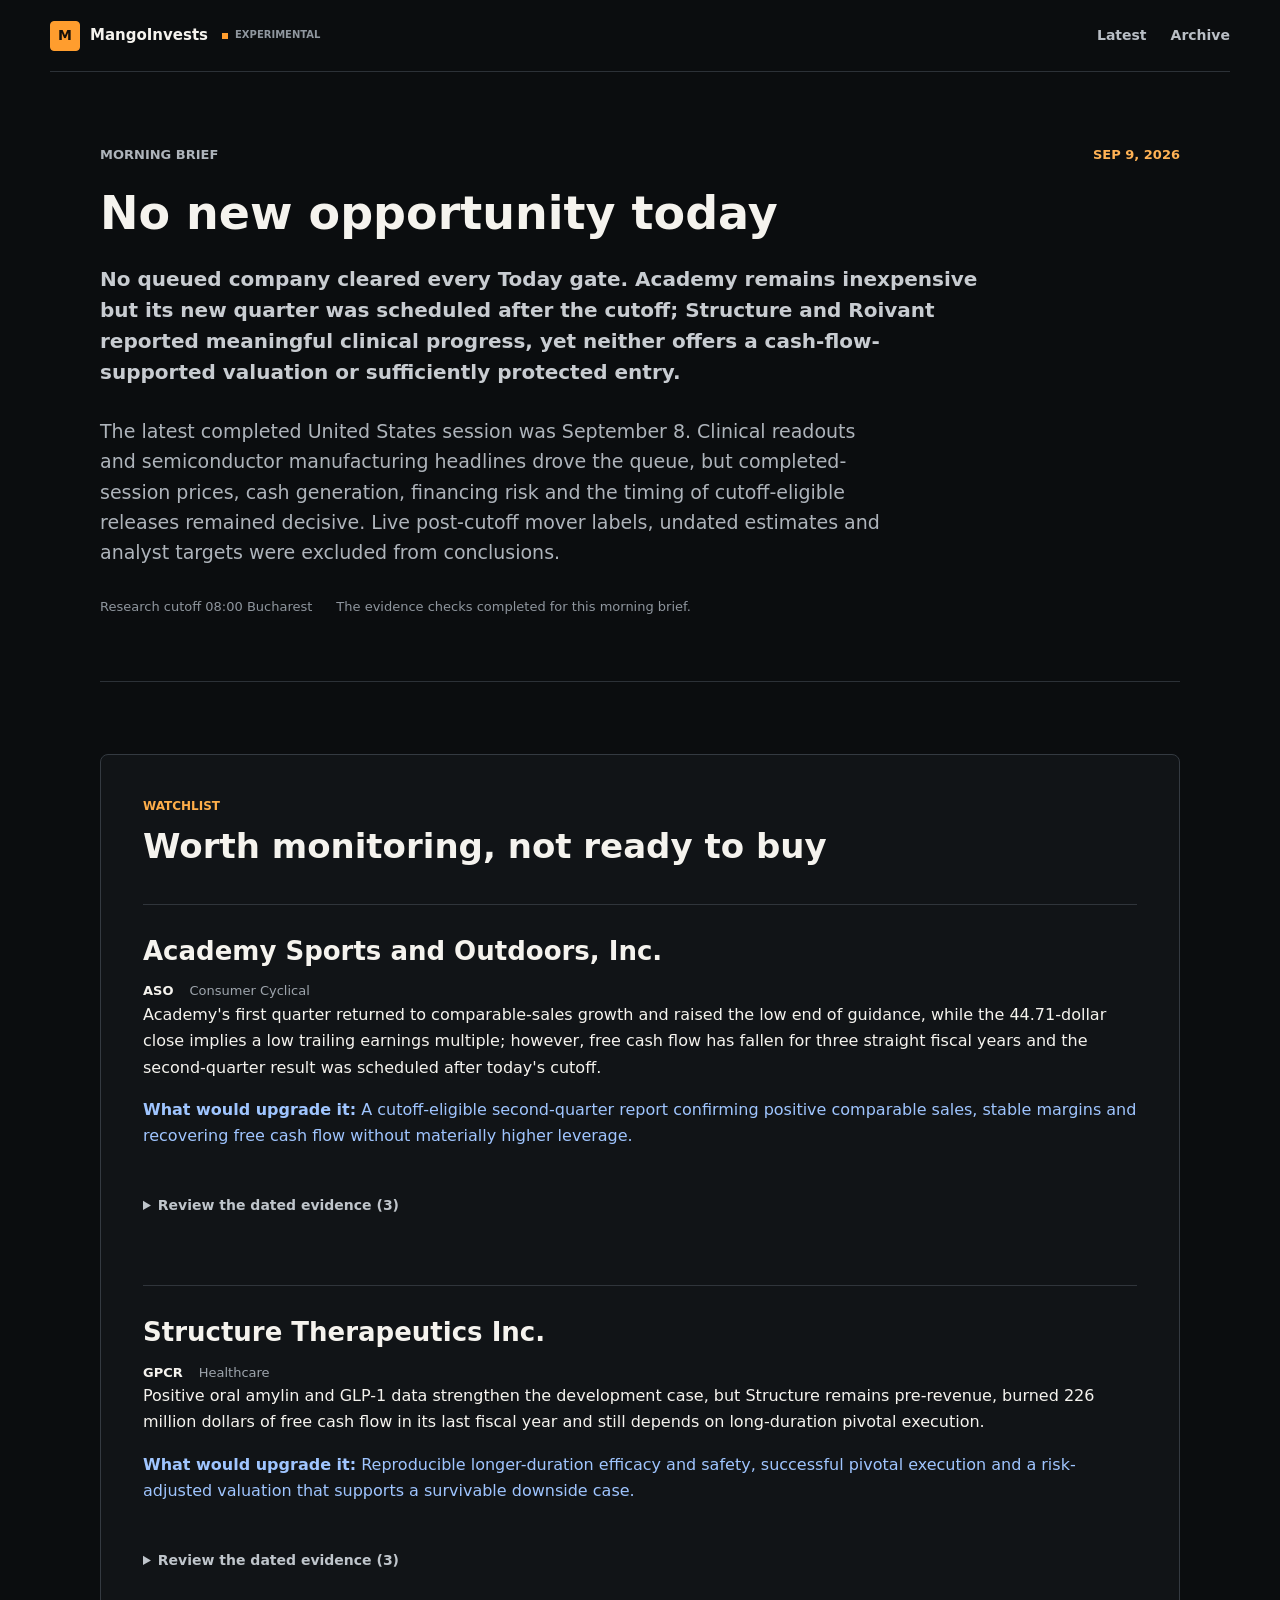
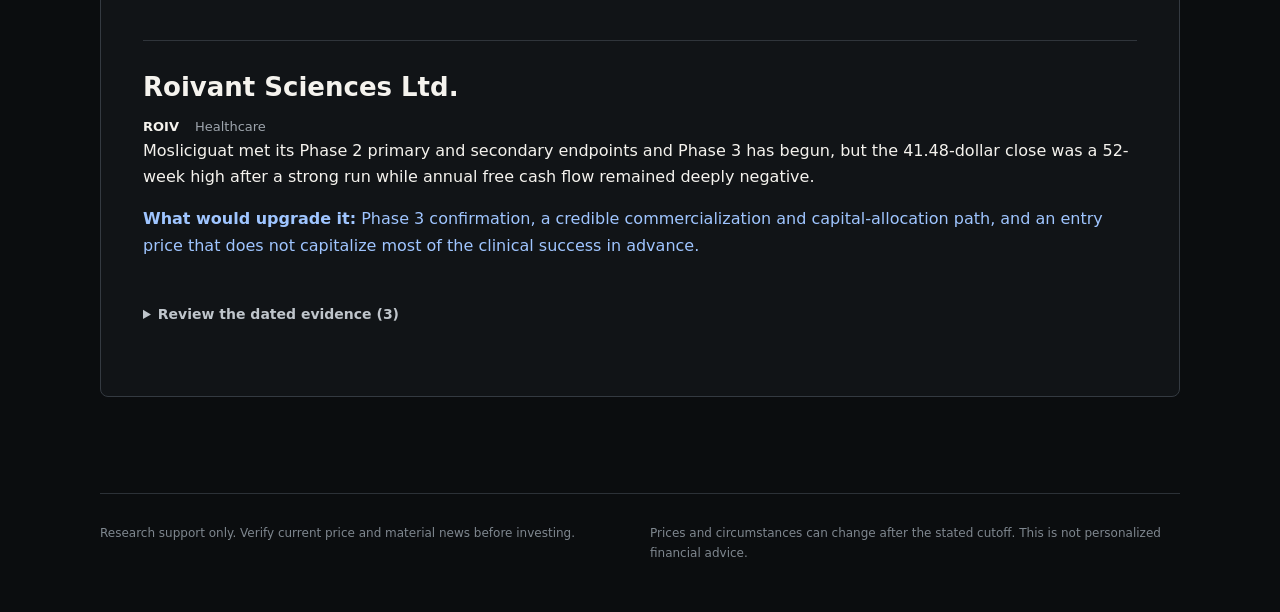
<file: index.html>
<!doctype html><html lang="en"><head><meta charSet="utf-8"/><meta content="width=device-width, initial-scale=1" name="viewport"/><meta content="The latest MangoInvests long-term morning research brief." name="description"/><meta content="#0b0d0f" name="theme-color"/><title>MangoInvests Morning Brief</title><meta content="0; url=latest/" http-equiv="refresh"/><link href="assets/styles.css" rel="stylesheet"/></head><body><a class="skip-link" href="#main">Skip to main content</a><header class="site-header"><div class="brand-group"><a aria-label="MangoInvests latest brief" class="brand" href="latest/"><span aria-hidden="true" class="brand-mark">M</span><span>MangoInvests</span></a><span class="release-status"><span aria-hidden="true"></span>Experimental</span></div><nav aria-label="Public brief"><a href="latest/">Latest</a><a href="archive/">Archive</a></nav></header><main id="main" class="redirect-page"><h1>Opening the latest morning brief</h1><p><a href="latest/">Continue to the latest brief</a></p></main></body></html>
</file>
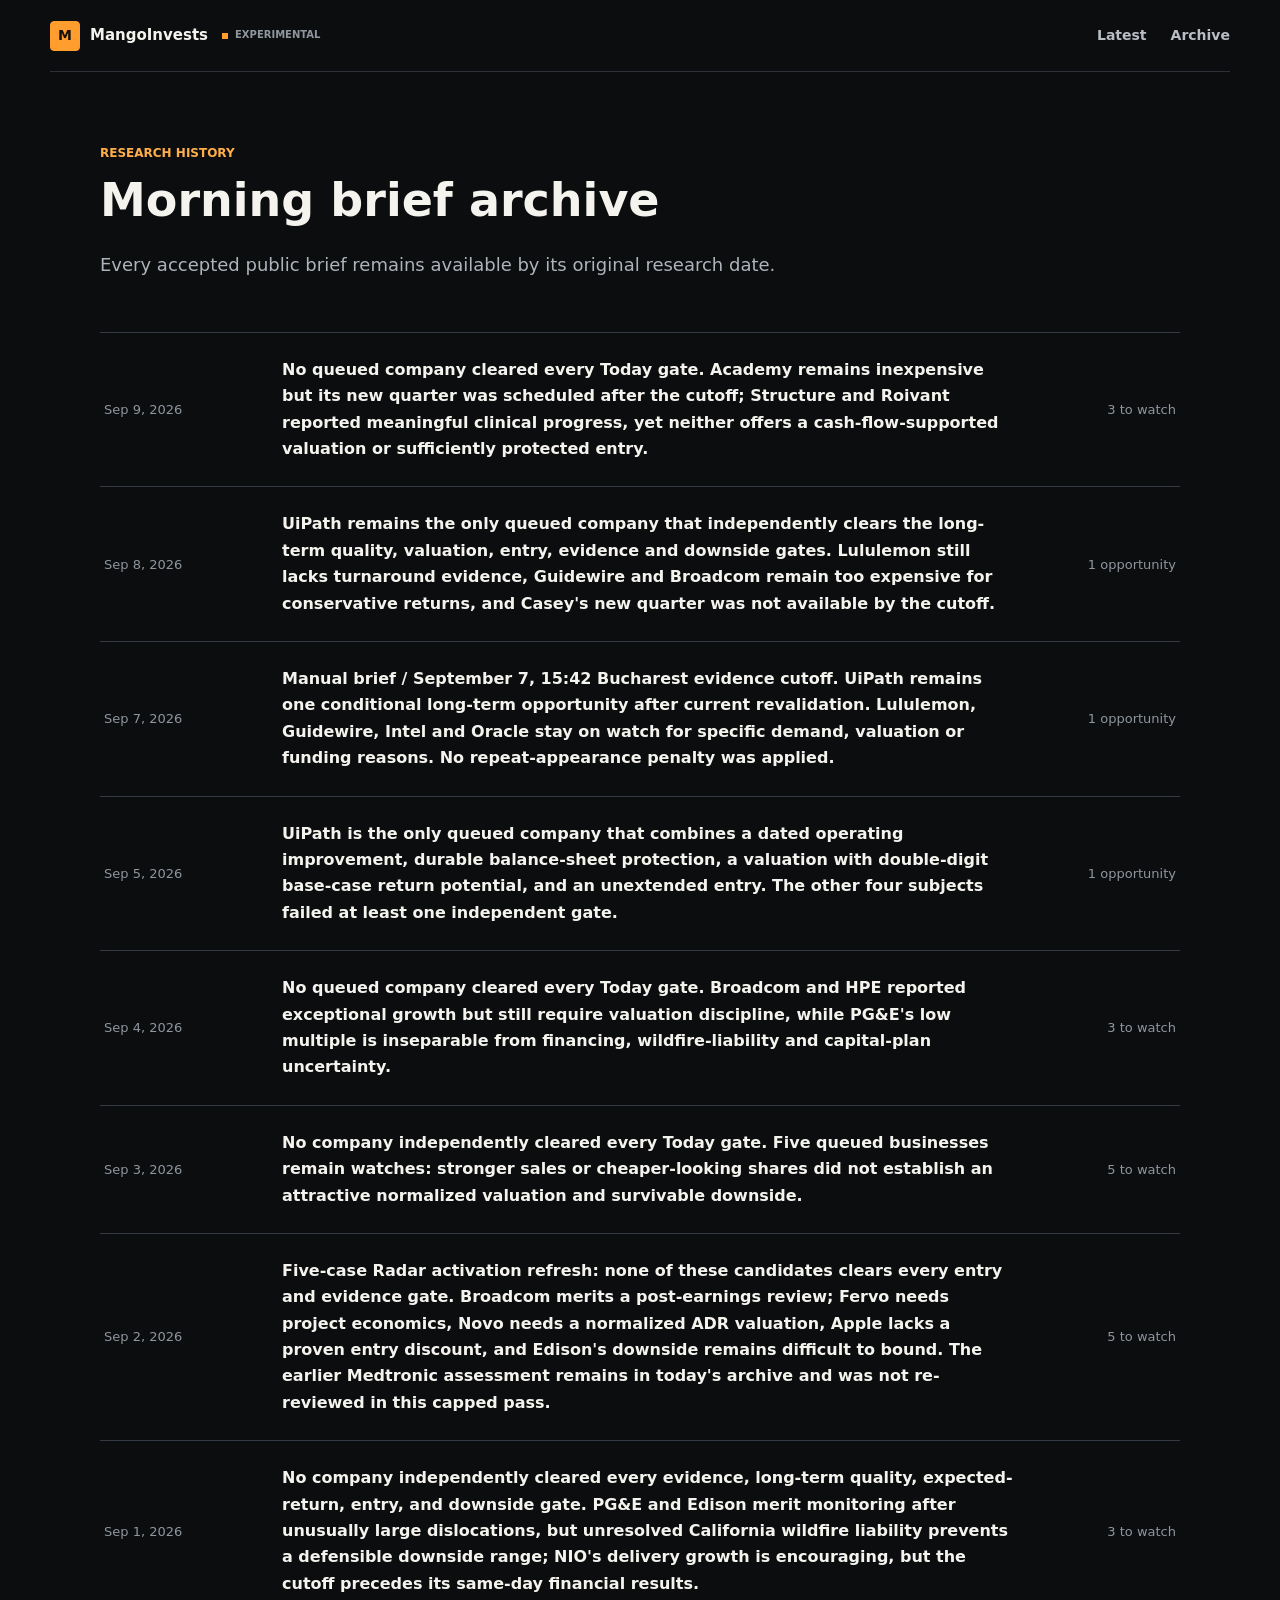
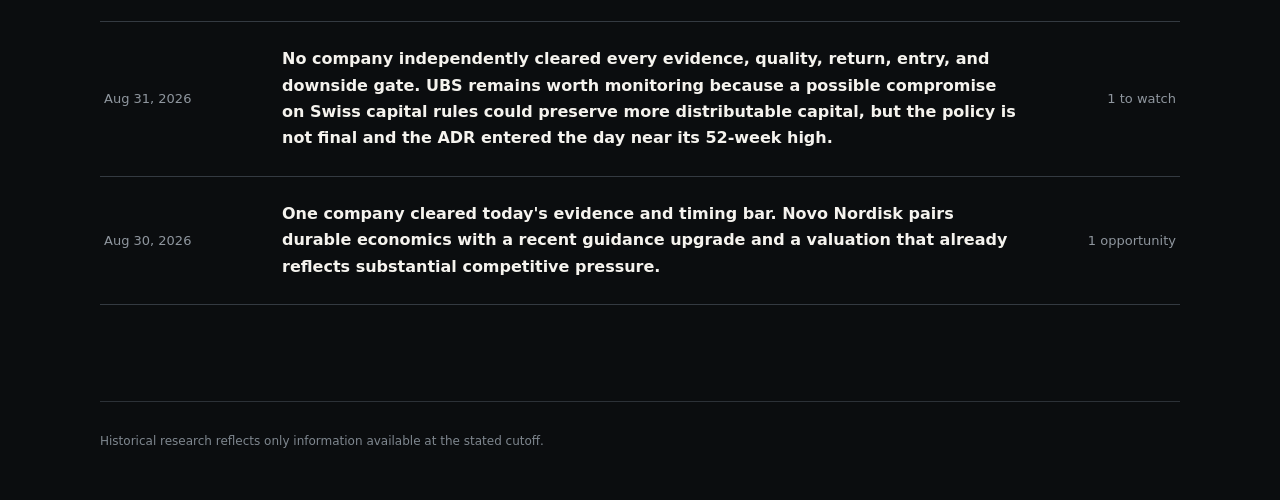
<file: archive/index.html>
<!doctype html><html lang="en"><head><meta charSet="utf-8"/><meta content="width=device-width, initial-scale=1" name="viewport"/><meta content="Browse prior MangoInvests long-term morning research briefs." name="description"/><meta content="#0b0d0f" name="theme-color"/><title>Brief Archive | MangoInvests</title><link href="../assets/styles.css" rel="stylesheet"/></head><body><a class="skip-link" href="#main">Skip to main content</a><header class="site-header"><div class="brand-group"><a aria-label="MangoInvests latest brief" class="brand" href="../latest/"><span aria-hidden="true" class="brand-mark">M</span><span>MangoInvests</span></a><span class="release-status"><span aria-hidden="true"></span>Experimental</span></div><nav aria-label="Public brief"><a href="../latest/">Latest</a><a href="../archive/">Archive</a></nav></header><main id="main" class="archive-page"><header><p class="section-label">Research history</p><h1>Morning brief archive</h1><p>Every accepted public brief remains available by its original research date.</p></header><ol class="archive-list"><li><a href="../archive/2026-09-09/"><time dateTime="2026-09-09">Sep 9, 2026</time><strong>No queued company cleared every Today gate. Academy remains inexpensive but its new quarter was scheduled after the cutoff; Structure and Roivant reported meaningful clinical progress, yet neither offers a cash-flow-supported valuation or sufficiently protected entry.</strong><span>3 to watch</span></a></li><li><a href="../archive/2026-09-08/"><time dateTime="2026-09-08">Sep 8, 2026</time><strong>UiPath remains the only queued company that independently clears the long-term quality, valuation, entry, evidence and downside gates. Lululemon still lacks turnaround evidence, Guidewire and Broadcom remain too expensive for conservative returns, and Casey&#x27;s new quarter was not available by the cutoff.</strong><span>1 opportunity</span></a></li><li><a href="../archive/2026-09-07/"><time dateTime="2026-09-07">Sep 7, 2026</time><strong>Manual brief / September 7, 15:42 Bucharest evidence cutoff. UiPath remains one conditional long-term opportunity after current revalidation. Lululemon, Guidewire, Intel and Oracle stay on watch for specific demand, valuation or funding reasons. No repeat-appearance penalty was applied.</strong><span>1 opportunity</span></a></li><li><a href="../archive/2026-09-05/"><time dateTime="2026-09-05">Sep 5, 2026</time><strong>UiPath is the only queued company that combines a dated operating improvement, durable balance-sheet protection, a valuation with double-digit base-case return potential, and an unextended entry. The other four subjects failed at least one independent gate.</strong><span>1 opportunity</span></a></li><li><a href="../archive/2026-09-04/"><time dateTime="2026-09-04">Sep 4, 2026</time><strong>No queued company cleared every Today gate. Broadcom and HPE reported exceptional growth but still require valuation discipline, while PG&amp;E&#x27;s low multiple is inseparable from financing, wildfire-liability and capital-plan uncertainty.</strong><span>3 to watch</span></a></li><li><a href="../archive/2026-09-03/"><time dateTime="2026-09-03">Sep 3, 2026</time><strong>No company independently cleared every Today gate. Five queued businesses remain watches: stronger sales or cheaper-looking shares did not establish an attractive normalized valuation and survivable downside.</strong><span>5 to watch</span></a></li><li><a href="../archive/2026-09-02/"><time dateTime="2026-09-02">Sep 2, 2026</time><strong>Five-case Radar activation refresh: none of these candidates clears every entry and evidence gate. Broadcom merits a post-earnings review; Fervo needs project economics, Novo needs a normalized ADR valuation, Apple lacks a proven entry discount, and Edison&#x27;s downside remains difficult to bound. The earlier Medtronic assessment remains in today&#x27;s archive and was not re-reviewed in this capped pass.</strong><span>5 to watch</span></a></li><li><a href="../archive/2026-09-01/"><time dateTime="2026-09-01">Sep 1, 2026</time><strong>No company independently cleared every evidence, long-term quality, expected-return, entry, and downside gate. PG&amp;E and Edison merit monitoring after unusually large dislocations, but unresolved California wildfire liability prevents a defensible downside range; NIO&#x27;s delivery growth is encouraging, but the cutoff precedes its same-day financial results.</strong><span>3 to watch</span></a></li><li><a href="../archive/2026-08-31/"><time dateTime="2026-08-31">Aug 31, 2026</time><strong>No company independently cleared every evidence, quality, return, entry, and downside gate. UBS remains worth monitoring because a possible compromise on Swiss capital rules could preserve more distributable capital, but the policy is not final and the ADR entered the day near its 52-week high.</strong><span>1 to watch</span></a></li><li><a href="../archive/2026-08-30/"><time dateTime="2026-08-30">Aug 30, 2026</time><strong>One company cleared today&#x27;s evidence and timing bar. Novo Nordisk pairs durable economics with a recent guidance upgrade and a valuation that already reflects substantial competitive pressure.</strong><span>1 opportunity</span></a></li></ol></main><footer class="site-footer compact-footer"><p>Historical research reflects only information available at the stated cutoff.</p></footer></body></html>
</file>
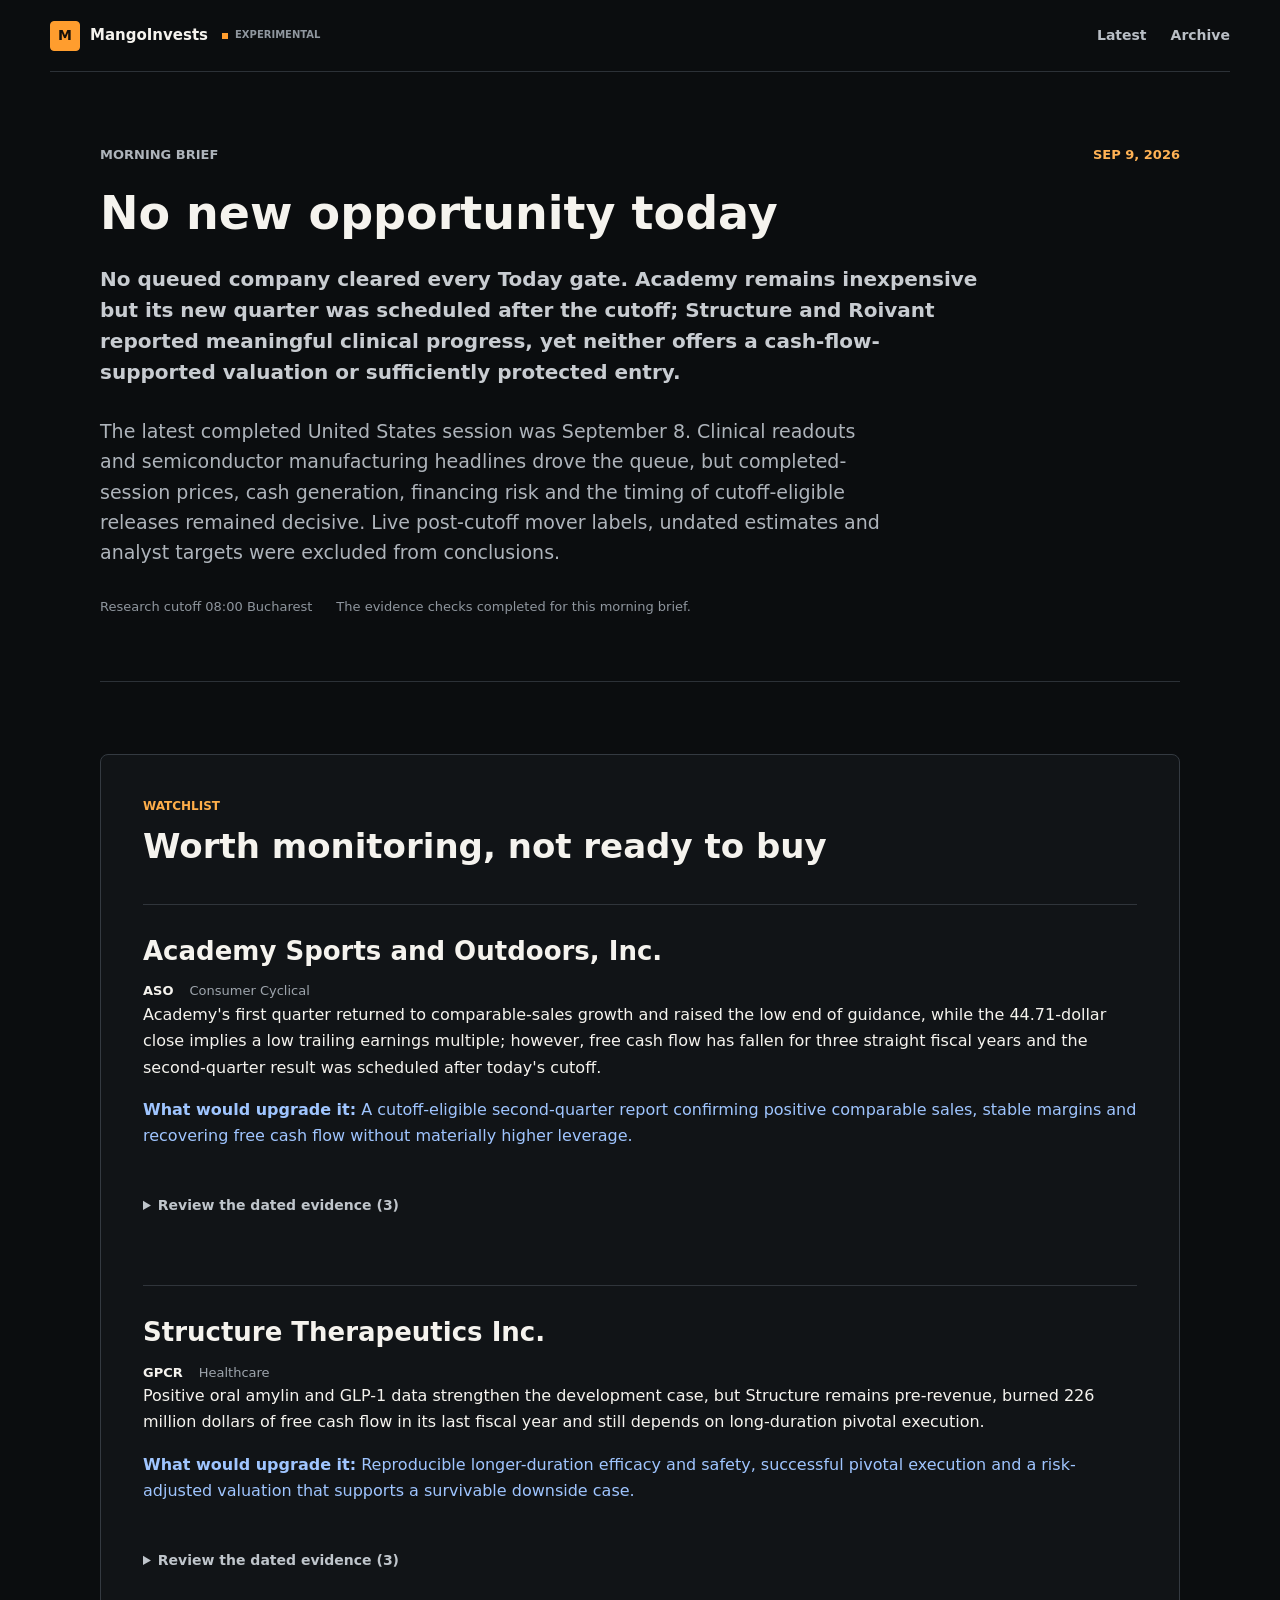
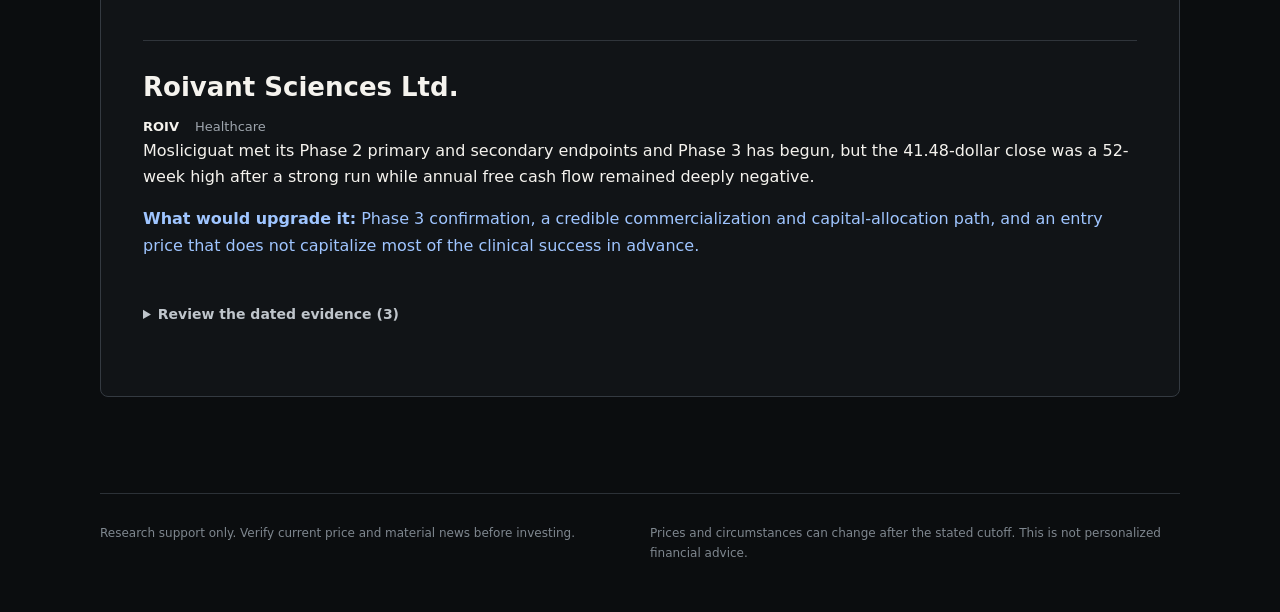
<file: latest/index.html>
<!doctype html><html lang="en"><head><meta charSet="utf-8"/><meta content="width=device-width, initial-scale=1" name="viewport"/><meta content="MangoInvests long-term morning research for Sep 9, 2026." name="description"/><meta content="#0b0d0f" name="theme-color"/><title>Sep 9, 2026 Morning Brief | MangoInvests</title><link href="../assets/styles.css" rel="stylesheet"/></head><body><a class="skip-link" href="#main">Skip to main content</a><header class="site-header"><div class="brand-group"><a aria-label="MangoInvests latest brief" class="brand" href="../latest/"><span aria-hidden="true" class="brand-mark">M</span><span>MangoInvests</span></a><span class="release-status"><span aria-hidden="true"></span>Experimental</span></div><nav aria-label="Public brief"><a href="../latest/">Latest</a><a href="../archive/">Archive</a></nav></header><main id="main"><header class="brief-intro"><div class="brief-date"><span>Morning brief</span><time dateTime="2026-09-09">Sep 9, 2026</time></div><h1>No new opportunity today</h1><p class="intro-summary">No queued company cleared every Today gate. Academy remains inexpensive but its new quarter was scheduled after the cutoff; Structure and Roivant reported meaningful clinical progress, yet neither offers a cash-flow-supported valuation or sufficiently protected entry.</p><p class="market-context">The latest completed United States session was September 8. Clinical readouts and semiconductor manufacturing headlines drove the queue, but completed-session prices, cash generation, financing risk and the timing of cutoff-eligible releases remained decisive. Live post-cutoff mover labels, undated estimates and analyst targets were excluded from conclusions.</p><div class="run-meta"><span>Research cutoff 08:00 Bucharest</span><span>The evidence checks completed for this morning brief.</span></div></header><section class="outcome-block" aria-labelledby="watch-title"><p class="section-label">Watchlist</p><h2 id="watch-title">Worth monitoring, not ready to buy</h2><div class="watch-list"><article><h3>Academy Sports and Outdoors, Inc.</h3><p class="company-meta"><strong>ASO</strong><span>Consumer Cyclical</span></p><p>Academy&#x27;s first quarter returned to comparable-sales growth and raised the low end of guidance, while the 44.71-dollar close implies a low trailing earnings multiple; however, free cash flow has fallen for three straight fiscal years and the second-quarter result was scheduled after today&#x27;s cutoff.</p><p class="upgrade"><strong>What would upgrade it:</strong> A cutoff-eligible second-quarter report confirming positive comparable sales, stable margins and recovering free cash flow without materially higher leverage.</p><details class="evidence-ledger"><summary>Review the dated evidence (3)</summary><ol class="evidence-list"><li><div class="evidence-heading"><strong>Academy first-quarter fiscal 2026 results</strong><span class="freshness freshness-recent">recent</span></div><p>First-quarter sales rose 6.7 percent, comparable sales rose 2.9 percent, adjusted EPS rose 22.4 percent and management raised the low end of full-year guidance.</p><time dateTime="2026-05-02T23:59:59Z">As of May 2, 2026</time></li><li><div class="evidence-heading"><strong>Academy filing-dated annual financial history</strong><span class="freshness freshness-recent">recent</span></div><p>Fiscal 2025 revenue was 6.05 billion dollars, free cash flow was 222 million dollars, cash was 330 million dollars and total debt was 1.89 billion dollars.</p><time dateTime="2026-01-31T23:59:59Z">As of Jan 31, 2026</time></li><li><div class="evidence-heading"><strong>Academy completed-session price and technical packet</strong><span class="freshness freshness-fresh">fresh</span></div><p>Academy closed at 44.71 dollars, about 27 percent below its 52-week high, with trailing P/E near 7.7 and RSI near 39.9.</p><time dateTime="2026-09-08T20:00:00Z">As of Sep 8, 2026</time></li></ol></details></article><article><h3>Structure Therapeutics Inc.</h3><p class="company-meta"><strong>GPCR</strong><span>Healthcare</span></p><p>Positive oral amylin and GLP-1 data strengthen the development case, but Structure remains pre-revenue, burned 226 million dollars of free cash flow in its last fiscal year and still depends on long-duration pivotal execution.</p><p class="upgrade"><strong>What would upgrade it:</strong> Reproducible longer-duration efficacy and safety, successful pivotal execution and a risk-adjusted valuation that supports a survivable downside case.</p><details class="evidence-ledger"><summary>Review the dated evidence (3)</summary><ol class="evidence-list"><li><div class="evidence-heading"><strong>Structure oral amylin and GLP-1 clinical update</strong><span class="freshness freshness-fresh">fresh</span></div><p>Structure reported a roughly six-day half-life and early weight-loss signal for ACCG-2671 plus 16.2 percent mean weight loss at 72 weeks for aleniglipron, while Phase 3 results remain expected in 2028.</p><time dateTime="2026-09-08T12:00:00Z">As of Sep 8, 2026</time></li><li><div class="evidence-heading"><strong>Structure filing-dated annual financial history</strong><span class="freshness freshness-recent">recent</span></div><p>Structure reported no annual revenue, negative 226 million dollars of free cash flow, 800 million dollars of cash and 6 million dollars of debt.</p><time dateTime="2025-12-31T23:59:59Z">As of Dec 31, 2025</time></li><li><div class="evidence-heading"><strong>Structure completed-session price and technical packet</strong><span class="freshness freshness-fresh">fresh</span></div><p>Structure closed at 40.38 dollars, about 57 percent below its 52-week high, after a 25 percent 20-session decline with RSI near 17.</p><time dateTime="2026-09-08T20:00:00Z">As of Sep 8, 2026</time></li></ol></details></article><article><h3>Roivant Sciences Ltd.</h3><p class="company-meta"><strong>ROIV</strong><span>Healthcare</span></p><p>Mosliciguat met its Phase 2 primary and secondary endpoints and Phase 3 has begun, but the 41.48-dollar close was a 52-week high after a strong run while annual free cash flow remained deeply negative.</p><p class="upgrade"><strong>What would upgrade it:</strong> Phase 3 confirmation, a credible commercialization and capital-allocation path, and an entry price that does not capitalize most of the clinical success in advance.</p><details class="evidence-ledger"><summary>Review the dated evidence (3)</summary><ol class="evidence-list"><li><div class="evidence-heading"><strong>Roivant PHocus Phase 2 results</strong><span class="freshness freshness-fresh">fresh</span></div><p>PHocus met its primary PVR endpoint and secondary six-minute-walk and NT-proBNP endpoints; Roivant also initiated the Phase 3 PHrontier study.</p><time dateTime="2026-09-08T10:00:00Z">As of Sep 8, 2026</time></li><li><div class="evidence-heading"><strong>Roivant filing-dated annual financial history</strong><span class="freshness freshness-recent">recent</span></div><p>Roivant reported 8 million dollars of annual revenue, negative 759 million dollars of free cash flow, 1.42 billion dollars of cash and 107 million dollars of debt.</p><time dateTime="2026-03-31T23:59:59Z">As of Mar 31, 2026</time></li><li><div class="evidence-heading"><strong>Roivant completed-session price and technical packet</strong><span class="freshness freshness-fresh">fresh</span></div><p>Roivant closed at 41.48 dollars at its 52-week high, 15.9 percent above its 20-session starting level and roughly 45 percent above its 200-session average.</p><time dateTime="2026-09-08T20:00:00Z">As of Sep 8, 2026</time></li></ol></details></article></div></section></main><footer class="site-footer"><p>Research support only. Verify current price and material news before investing.</p><p>Prices and circumstances can change after the stated cutoff. This is not personalized financial advice.</p></footer></body></html>
</file>
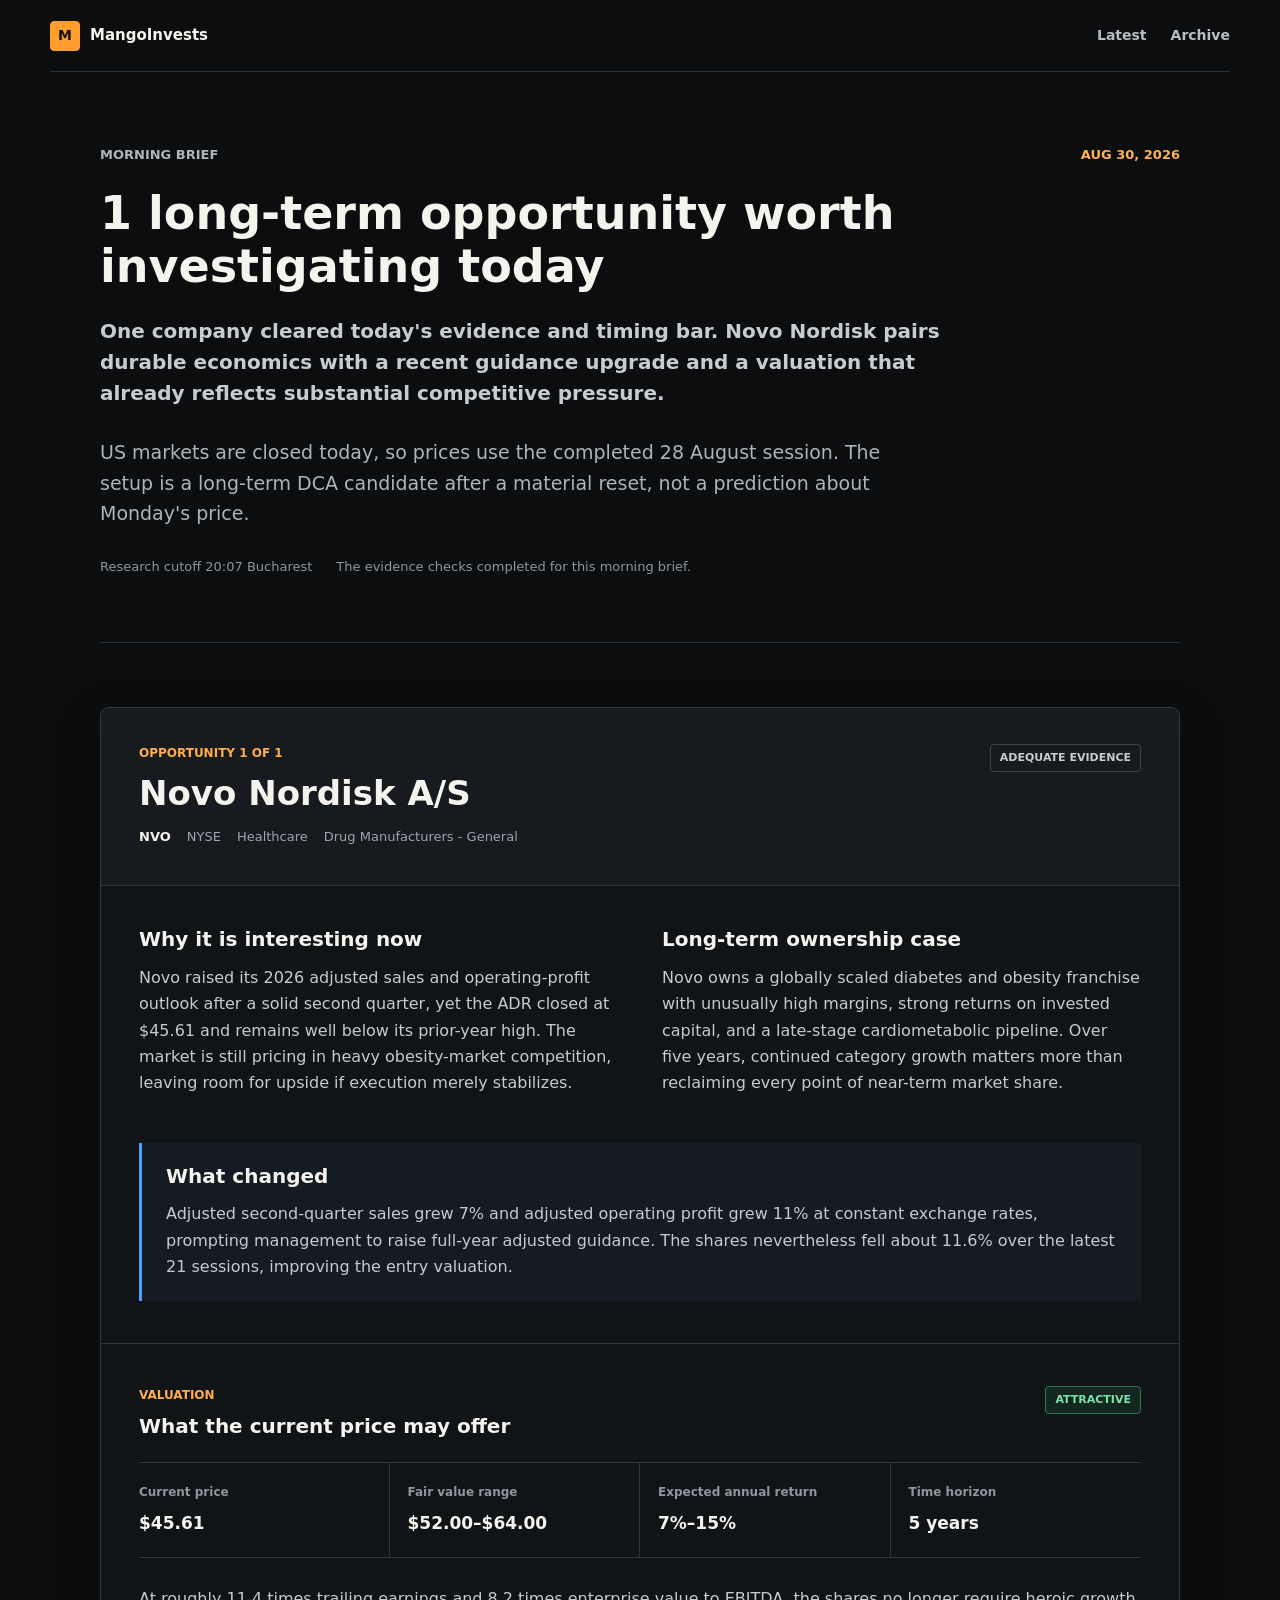
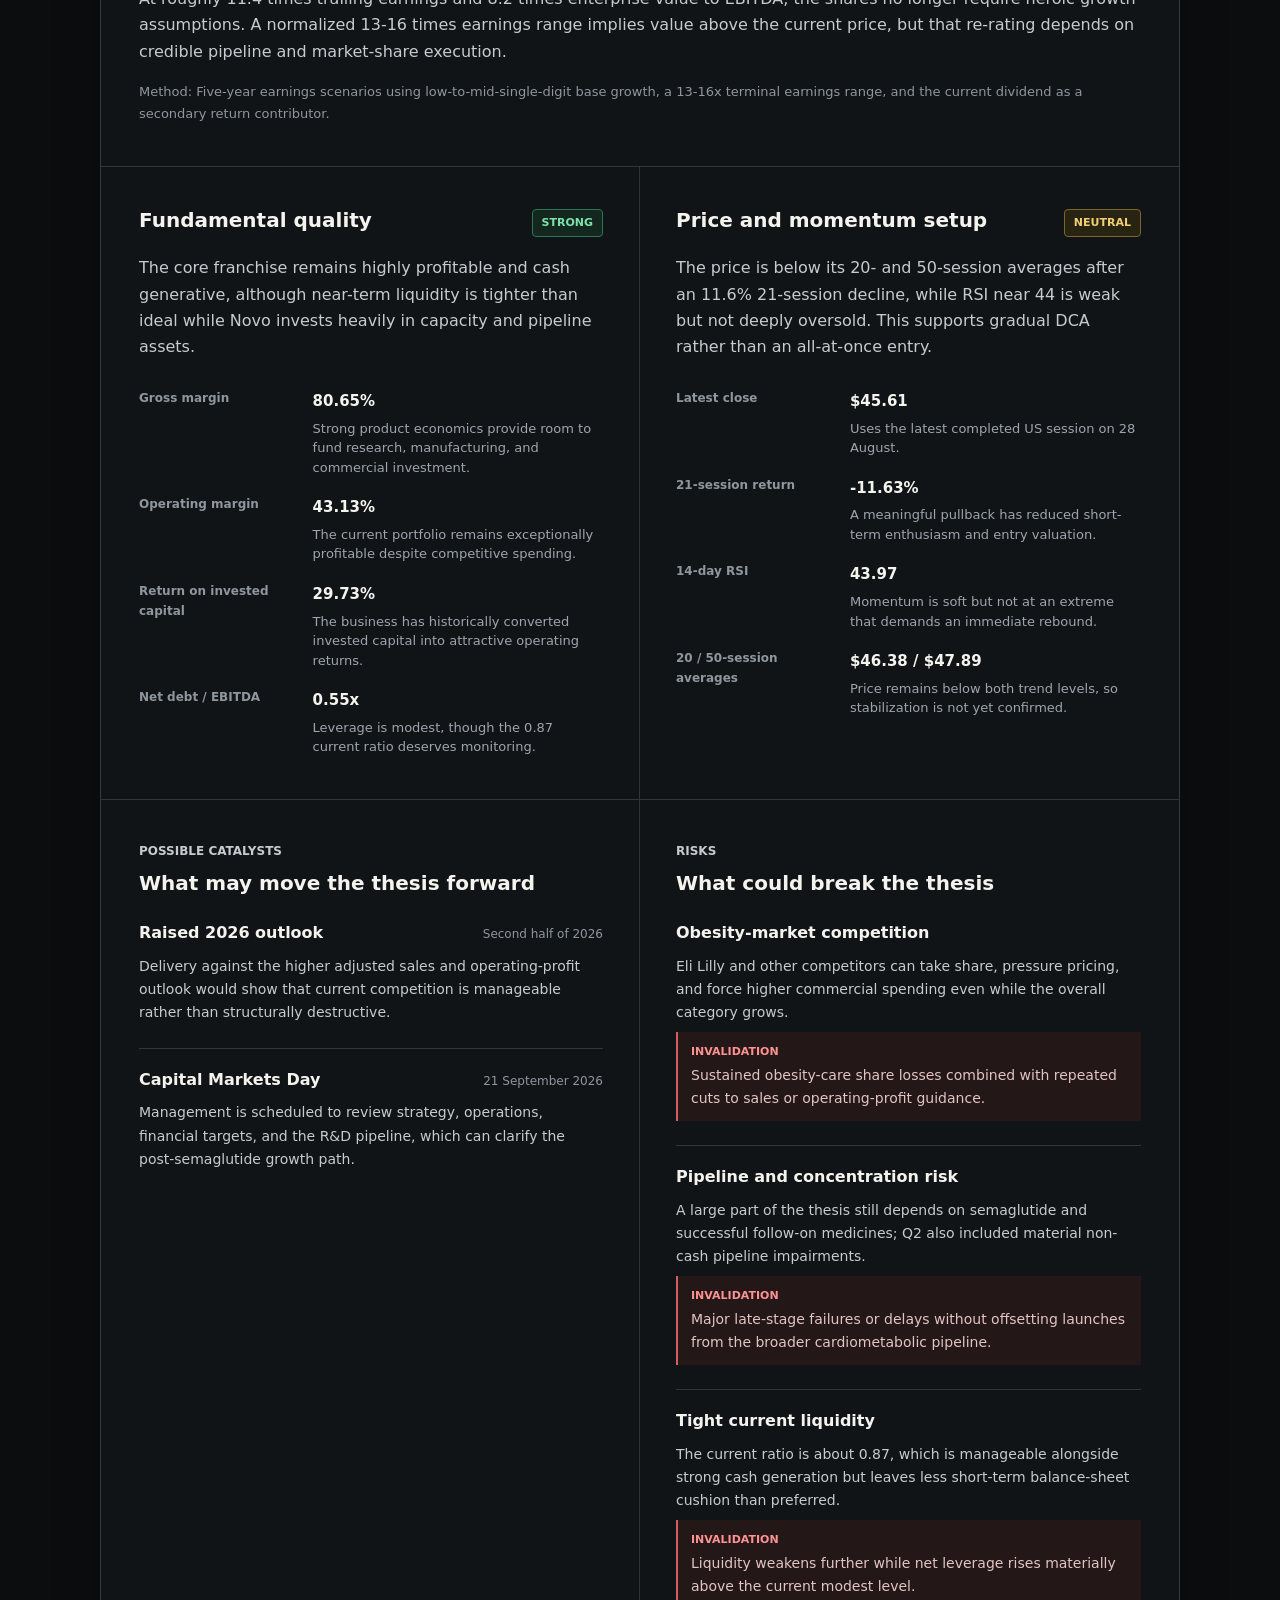
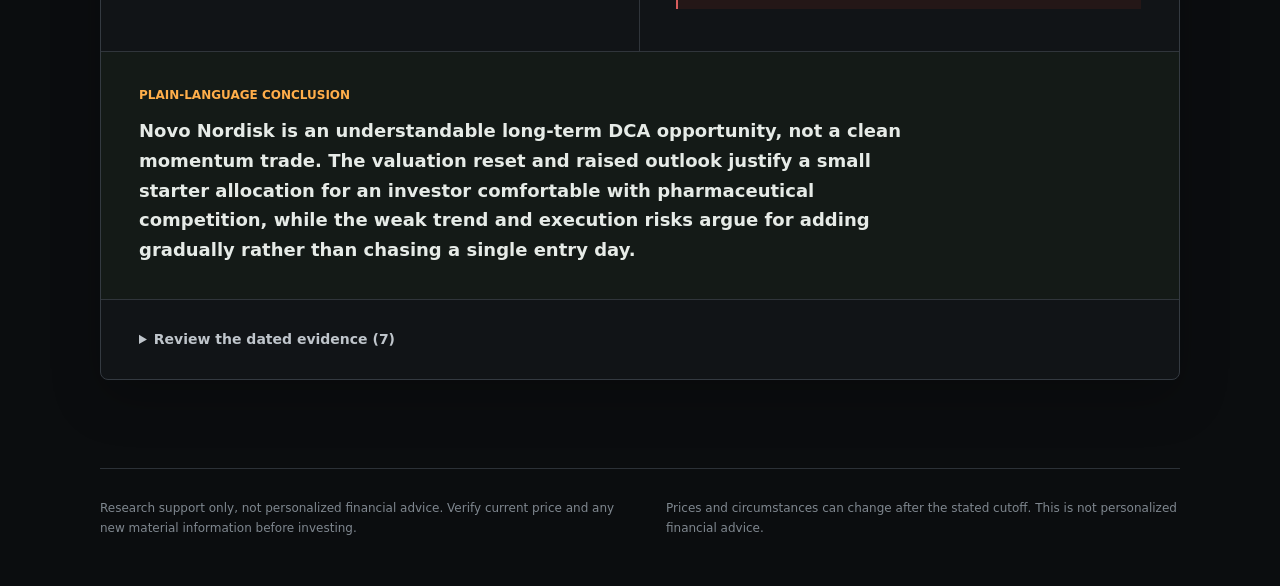
<file: archive/2026-08-30/index.html>
<!doctype html><html lang="en"><head><meta charSet="utf-8"/><meta content="width=device-width, initial-scale=1" name="viewport"/><meta content="MangoInvests long-term morning research for Aug 30, 2026." name="description"/><meta content="#0b0d0f" name="theme-color"/><title>Aug 30, 2026 Morning Brief | MangoInvests</title><link href="../../assets/styles.css" rel="stylesheet"/></head><body><a class="skip-link" href="#main">Skip to main content</a><header class="site-header"><div class="brand-group"><a aria-label="MangoInvests latest brief" class="brand" href="../../latest/"><span aria-hidden="true" class="brand-mark">M</span><span>MangoInvests</span></a></div><nav aria-label="Public brief"><a href="../../latest/">Latest</a><a href="../">Archive</a></nav></header><main id="main"><header class="brief-intro"><div class="brief-date"><span>Morning brief</span><time dateTime="2026-08-30">Aug 30, 2026</time></div><h1>1 long-term opportunity worth investigating today</h1><p class="intro-summary">One company cleared today&#x27;s evidence and timing bar. Novo Nordisk pairs durable economics with a recent guidance upgrade and a valuation that already reflects substantial competitive pressure.</p><p class="market-context">US markets are closed today, so prices use the completed 28 August session. The setup is a long-term DCA candidate after a material reset, not a prediction about Monday&#x27;s price.</p><div class="run-meta"><span>Research cutoff 20:07 Bucharest</span><span>The evidence checks completed for this morning brief.</span></div></header><section aria-label="Today&#x27;s opportunities" class="opportunity-list"><article class="opportunity"><header class="opportunity-header"><div><p class="section-label">Opportunity 1 of 1</p><h2>Novo Nordisk A/S</h2><p class="company-meta"><strong>NVO</strong><span>NYSE</span><span>Healthcare</span><span>Drug Manufacturers - General</span></p></div><p class="evidence-grade grade-adequate">adequate evidence</p></header><div class="lead-grid"><section><h3>Why it is interesting now</h3><p>Novo raised its 2026 adjusted sales and operating-profit outlook after a solid second quarter, yet the ADR closed at $45.61 and remains well below its prior-year high. The market is still pricing in heavy obesity-market competition, leaving room for upside if execution merely stabilizes.</p></section><section><h3>Long-term ownership case</h3><p>Novo owns a globally scaled diabetes and obesity franchise with unusually high margins, strong returns on invested capital, and a late-stage cardiometabolic pipeline. Over five years, continued category growth matters more than reclaiming every point of near-term market share.</p></section><section class="change-note"><h3>What changed</h3><p>Adjusted second-quarter sales grew 7% and adjusted operating profit grew 11% at constant exchange rates, prompting management to raise full-year adjusted guidance. The shares nevertheless fell about 11.6% over the latest 21 sessions, improving the entry valuation.</p></section></div><section class="valuation-section"><div class="section-heading-row"><div><p class="section-label">Valuation</p><h3>What the current price may offer</h3></div><span class="verdict verdict-attractive">attractive</span></div><dl class="valuation-strip"><div><dt>Current price</dt><dd>$45.61</dd></div><div><dt>Fair value range</dt><dd>$52.00–$64.00</dd></div><div><dt>Expected annual return</dt><dd>7%–15%</dd></div><div><dt>Time horizon</dt><dd>5 years</dd></div></dl><p>At roughly 11.4 times trailing earnings and 8.2 times enterprise value to EBITDA, the shares no longer require heroic growth assumptions. A normalized 13-16 times earnings range implies value above the current price, but that re-rating depends on credible pipeline and market-share execution.</p><p class="method">Method: Five-year earnings scenarios using low-to-mid-single-digit base growth, a 13-16x terminal earnings range, and the current dividend as a secondary return contributor.</p></section><div class="analysis-grid"><section><div class="section-heading-row compact"><h3>Fundamental quality</h3><span class="verdict verdict-strong">strong</span></div><p>The core franchise remains highly profitable and cash generative, although near-term liquidity is tighter than ideal while Novo invests heavily in capacity and pipeline assets.</p><dl class="metric-list"><div><dt>Gross margin</dt><dd><strong>80.65%</strong><span>Strong product economics provide room to fund research, manufacturing, and commercial investment.</span></dd></div><div><dt>Operating margin</dt><dd><strong>43.13%</strong><span>The current portfolio remains exceptionally profitable despite competitive spending.</span></dd></div><div><dt>Return on invested capital</dt><dd><strong>29.73%</strong><span>The business has historically converted invested capital into attractive operating returns.</span></dd></div><div><dt>Net debt / EBITDA</dt><dd><strong>0.55x</strong><span>Leverage is modest, though the 0.87 current ratio deserves monitoring.</span></dd></div></dl></section><section><div class="section-heading-row compact"><h3>Price and momentum setup</h3><span class="verdict verdict-neutral">neutral</span></div><p>The price is below its 20- and 50-session averages after an 11.6% 21-session decline, while RSI near 44 is weak but not deeply oversold. This supports gradual DCA rather than an all-at-once entry.</p><dl class="metric-list"><div><dt>Latest close</dt><dd><strong>$45.61</strong><span>Uses the latest completed US session on 28 August.</span></dd></div><div><dt>21-session return</dt><dd><strong>-11.63%</strong><span>A meaningful pullback has reduced short-term enthusiasm and entry valuation.</span></dd></div><div><dt>14-day RSI</dt><dd><strong>43.97</strong><span>Momentum is soft but not at an extreme that demands an immediate rebound.</span></dd></div><div><dt>20 / 50-session averages</dt><dd><strong>$46.38 / $47.89</strong><span>Price remains below both trend levels, so stabilization is not yet confirmed.</span></dd></div></dl></section></div><div class="decision-grid"><section><p class="section-label">Possible catalysts</p><h3>What may move the thesis forward</h3><ul class="event-list catalyst-list"><li><div><strong>Raised 2026 outlook</strong><span>Second half of 2026</span></div><p>Delivery against the higher adjusted sales and operating-profit outlook would show that current competition is manageable rather than structurally destructive.</p></li><li><div><strong>Capital Markets Day</strong><span>21 September 2026</span></div><p>Management is scheduled to review strategy, operations, financial targets, and the R&amp;D pipeline, which can clarify the post-semaglutide growth path.</p></li></ul></section><section><p class="section-label risk-label">Risks</p><h3>What could break the thesis</h3><ul class="event-list risk-list"><li><strong>Obesity-market competition</strong><p>Eli Lilly and other competitors can take share, pressure pricing, and force higher commercial spending even while the overall category grows.</p><p class="invalidation"><span>Invalidation</span>Sustained obesity-care share losses combined with repeated cuts to sales or operating-profit guidance.</p></li><li><strong>Pipeline and concentration risk</strong><p>A large part of the thesis still depends on semaglutide and successful follow-on medicines; Q2 also included material non-cash pipeline impairments.</p><p class="invalidation"><span>Invalidation</span>Major late-stage failures or delays without offsetting launches from the broader cardiometabolic pipeline.</p></li><li><strong>Tight current liquidity</strong><p>The current ratio is about 0.87, which is manageable alongside strong cash generation but leaves less short-term balance-sheet cushion than preferred.</p><p class="invalidation"><span>Invalidation</span>Liquidity weakens further while net leverage rises materially above the current modest level.</p></li></ul></section></div><section class="conclusion"><p class="section-label">Plain-language conclusion</p><p>Novo Nordisk is an understandable long-term DCA opportunity, not a clean momentum trade. The valuation reset and raised outlook justify a small starter allocation for an investor comfortable with pharmaceutical competition, while the weak trend and execution risks argue for adding gradually rather than chasing a single entry day.</p></section><details class="evidence-ledger"><summary>Review the dated evidence (7)</summary><ol class="evidence-list"><li><div class="evidence-heading"><strong>NVO daily market price</strong><span class="freshness freshness-fresh">fresh</span></div><p>NVO closed at $45.61 in the latest completed US trading session.</p><time dateTime="2026-08-28T20:00:00Z">As of Aug 28, 2026</time></li><li><div class="evidence-heading"><strong>NVO 100-session technical calculation</strong><span class="freshness freshness-fresh">fresh</span></div><p>The daily series produces a 21-session return of -11.63%, RSI14 of 43.97, SMA20 of $46.38, and SMA50 of $47.89.</p><time dateTime="2026-08-28T20:00:00Z">As of Aug 28, 2026</time></li><li><div class="evidence-heading"><strong>Novo Nordisk trailing financial ratios</strong><span class="freshness freshness-recent">recent</span></div><p>The snapshot supports the stated margins, return on invested capital, leverage, liquidity, and cash-conversion figures.</p><time dateTime="2026-06-30T20:00:00Z">As of Jun 30, 2026</time></li><li><div class="evidence-heading"><strong>Novo Nordisk trailing valuation metrics</strong><span class="freshness freshness-fresh">fresh</span></div><p>The current snapshot reports roughly 11.37x earnings, 8.21x enterprise value to EBITDA, and a 3.69% free-cash-flow yield.</p><time dateTime="2026-08-28T12:47:17Z">As of Aug 28, 2026</time></li><li><div class="evidence-heading"><strong>Novo Nordisk raises adjusted 2026 outlook</strong><span class="freshness freshness-recent">recent</span></div><p>Novo reported 7% adjusted sales growth and 11% adjusted operating-profit growth at constant exchange rates and raised its full-year adjusted outlook.</p><time dateTime="2026-08-04T16:33:56Z">As of Aug 4, 2026</time></li><li><div class="evidence-heading"><a href="https://www.sec.gov/Archives/edgar/data/353278/000035327826000023/caq22026.htm" rel="noreferrer" target="_blank">Novo Nordisk Q2 2026 Form 6-K<span class="external" aria-hidden="true">↗</span></a><span class="freshness freshness-recent">recent</span></div><p>The SEC-hosted interim report provides the official half-year financial, outlook, pipeline, and impairment disclosures used in the thesis and risks.</p><time dateTime="2026-06-30T20:00:00Z">As of Jun 30, 2026</time></li><li><div class="evidence-heading"><strong>Novo Nordisk financial results and events</strong><span class="freshness freshness-fresh">fresh</span></div><p>Novo lists a Capital Markets Day for 21 September 2026 covering strategy, R&amp;D, operations, and performance.</p><time dateTime="2026-08-30T17:05:00Z">As of Aug 30, 2026</time></li></ol></details></article></section></main><footer class="site-footer"><p>Research support only, not personalized financial advice. Verify current price and any new material information before investing.</p><p>Prices and circumstances can change after the stated cutoff. This is not personalized financial advice.</p></footer></body></html>
</file>
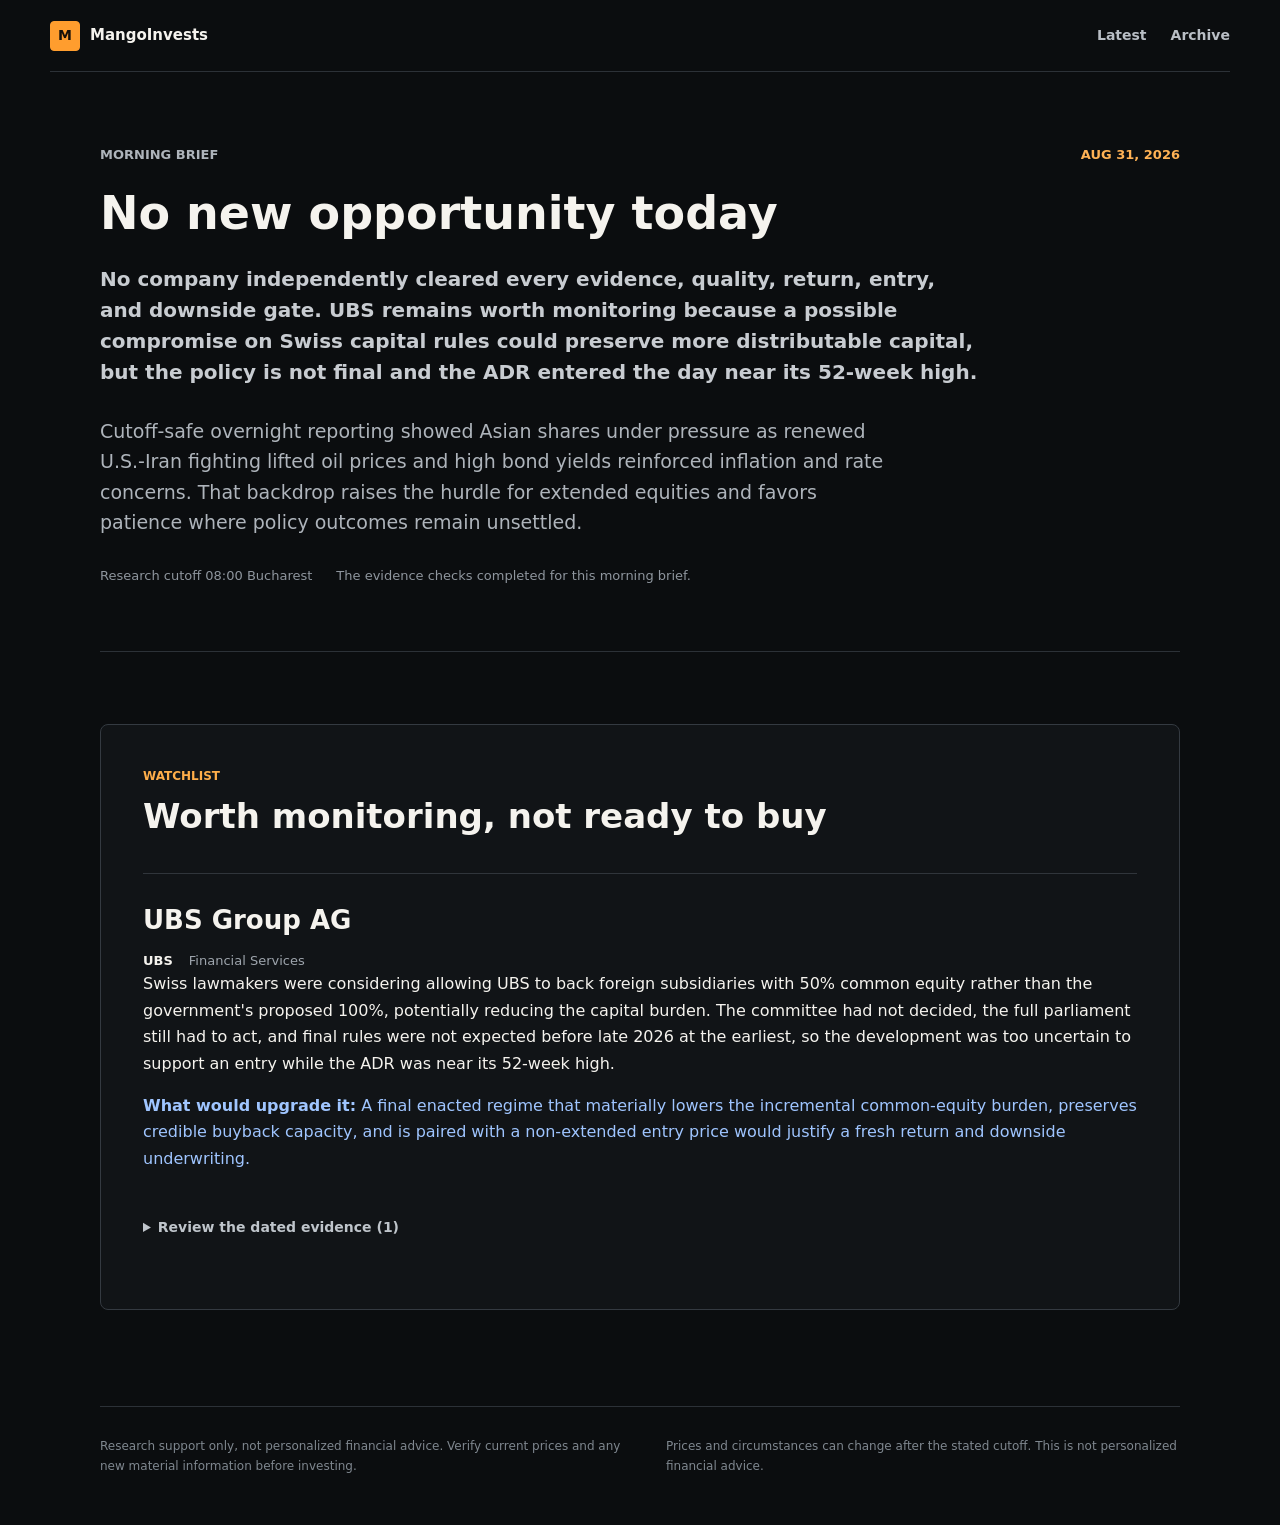
<file: archive/2026-08-31/index.html>
<!doctype html><html lang="en"><head><meta charSet="utf-8"/><meta content="width=device-width, initial-scale=1" name="viewport"/><meta content="MangoInvests long-term morning research for Aug 31, 2026." name="description"/><meta content="#0b0d0f" name="theme-color"/><title>Aug 31, 2026 Morning Brief | MangoInvests</title><link href="../../assets/styles.css" rel="stylesheet"/></head><body><a class="skip-link" href="#main">Skip to main content</a><header class="site-header"><div class="brand-group"><a aria-label="MangoInvests latest brief" class="brand" href="../../latest/"><span aria-hidden="true" class="brand-mark">M</span><span>MangoInvests</span></a></div><nav aria-label="Public brief"><a href="../../latest/">Latest</a><a href="../">Archive</a></nav></header><main id="main"><header class="brief-intro"><div class="brief-date"><span>Morning brief</span><time dateTime="2026-08-31">Aug 31, 2026</time></div><h1>No new opportunity today</h1><p class="intro-summary">No company independently cleared every evidence, quality, return, entry, and downside gate. UBS remains worth monitoring because a possible compromise on Swiss capital rules could preserve more distributable capital, but the policy is not final and the ADR entered the day near its 52-week high.</p><p class="market-context">Cutoff-safe overnight reporting showed Asian shares under pressure as renewed U.S.-Iran fighting lifted oil prices and high bond yields reinforced inflation and rate concerns. That backdrop raises the hurdle for extended equities and favors patience where policy outcomes remain unsettled.</p><div class="run-meta"><span>Research cutoff 08:00 Bucharest</span><span>The evidence checks completed for this morning brief.</span></div></header><section class="outcome-block" aria-labelledby="watch-title"><p class="section-label">Watchlist</p><h2 id="watch-title">Worth monitoring, not ready to buy</h2><div class="watch-list"><article><h3>UBS Group AG</h3><p class="company-meta"><strong>UBS</strong><span>Financial Services</span></p><p>Swiss lawmakers were considering allowing UBS to back foreign subsidiaries with 50% common equity rather than the government&#x27;s proposed 100%, potentially reducing the capital burden. The committee had not decided, the full parliament still had to act, and final rules were not expected before late 2026 at the earliest, so the development was too uncertain to support an entry while the ADR was near its 52-week high.</p><p class="upgrade"><strong>What would upgrade it:</strong> A final enacted regime that materially lowers the incremental common-equity burden, preserves credible buyback capacity, and is paired with a non-extended entry price would justify a fresh return and downside underwriting.</p><details class="evidence-ledger"><summary>Review the dated evidence (1)</summary><ol class="evidence-list"><li><div class="evidence-heading"><strong>Swiss lawmakers set to send UBS capital compromise to upper house</strong><span class="freshness freshness-fresh">fresh</span></div><p>Lawmakers were considering a 50% common-equity backing requirement for foreign subsidiaries instead of the government&#x27;s proposed 100%, but no committee decision had been taken and the legislative outcome remained unresolved.</p><time dateTime="2026-08-31T04:01:00Z">As of Aug 31, 2026</time></li></ol></details></article></div></section></main><footer class="site-footer"><p>Research support only, not personalized financial advice. Verify current prices and any new material information before investing.</p><p>Prices and circumstances can change after the stated cutoff. This is not personalized financial advice.</p></footer></body></html>
</file>
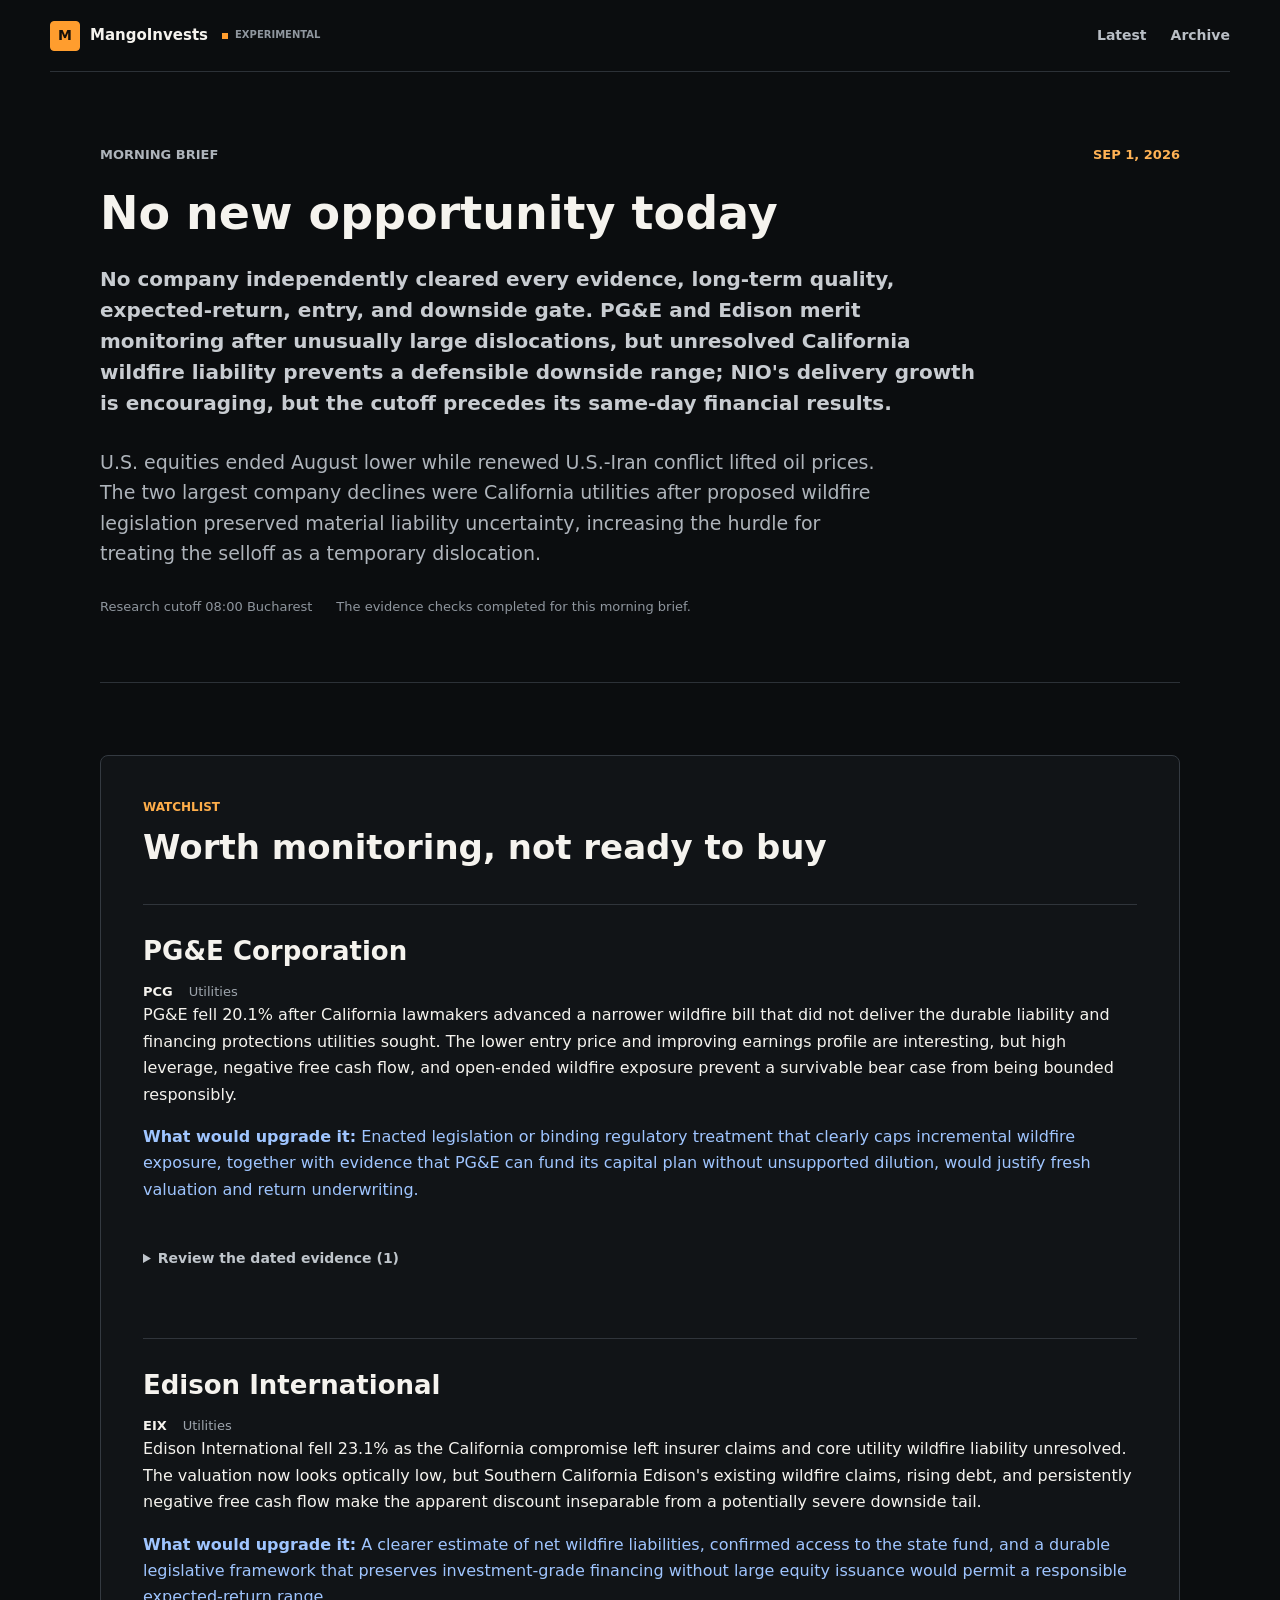
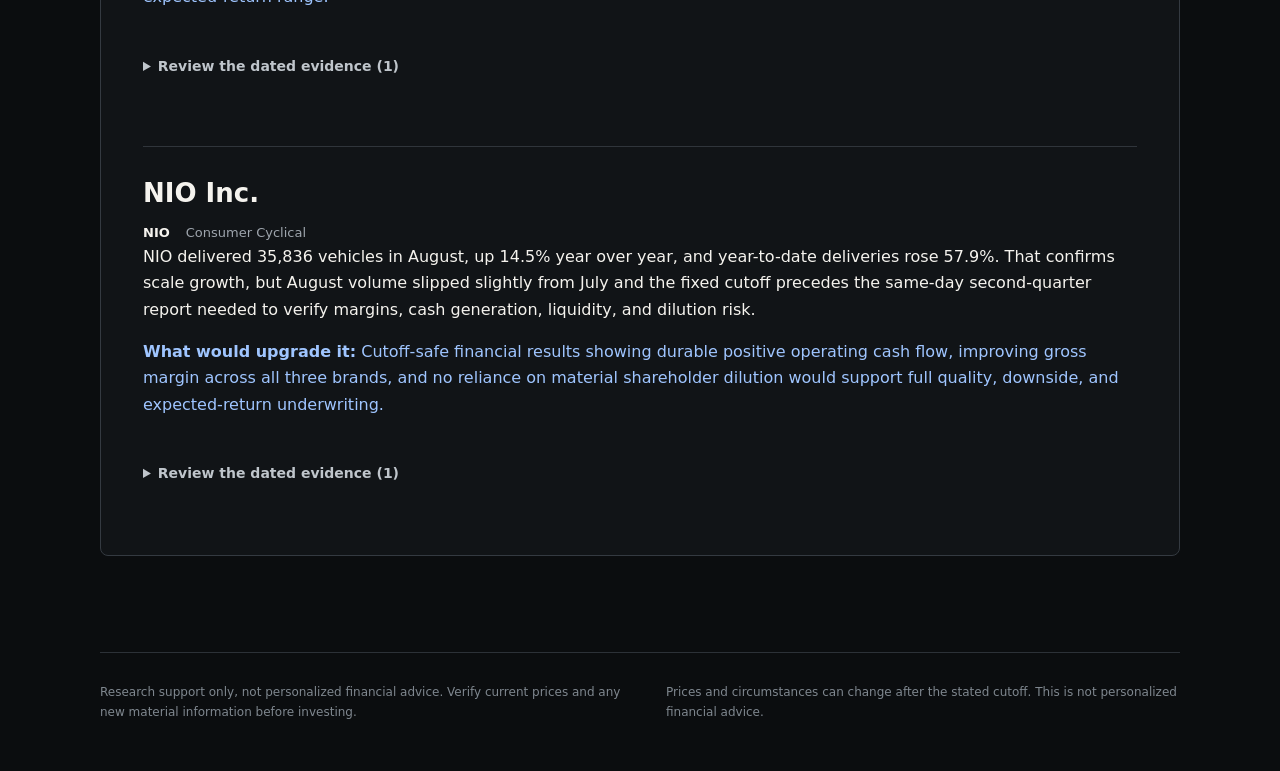
<file: archive/2026-09-01/index.html>
<!doctype html><html lang="en"><head><meta charSet="utf-8"/><meta content="width=device-width, initial-scale=1" name="viewport"/><meta content="MangoInvests long-term morning research for Sep 1, 2026." name="description"/><meta content="#0b0d0f" name="theme-color"/><title>Sep 1, 2026 Morning Brief | MangoInvests</title><link href="../../assets/styles.css" rel="stylesheet"/></head><body><a class="skip-link" href="#main">Skip to main content</a><header class="site-header"><div class="brand-group"><a aria-label="MangoInvests latest brief" class="brand" href="../../latest/"><span aria-hidden="true" class="brand-mark">M</span><span>MangoInvests</span></a><span class="release-status"><span aria-hidden="true"></span>Experimental</span></div><nav aria-label="Public brief"><a href="../../latest/">Latest</a><a href="../">Archive</a></nav></header><main id="main"><header class="brief-intro"><div class="brief-date"><span>Morning brief</span><time dateTime="2026-09-01">Sep 1, 2026</time></div><h1>No new opportunity today</h1><p class="intro-summary">No company independently cleared every evidence, long-term quality, expected-return, entry, and downside gate. PG&amp;E and Edison merit monitoring after unusually large dislocations, but unresolved California wildfire liability prevents a defensible downside range; NIO&#x27;s delivery growth is encouraging, but the cutoff precedes its same-day financial results.</p><p class="market-context">U.S. equities ended August lower while renewed U.S.-Iran conflict lifted oil prices. The two largest company declines were California utilities after proposed wildfire legislation preserved material liability uncertainty, increasing the hurdle for treating the selloff as a temporary dislocation.</p><div class="run-meta"><span>Research cutoff 08:00 Bucharest</span><span>The evidence checks completed for this morning brief.</span></div></header><section class="outcome-block" aria-labelledby="watch-title"><p class="section-label">Watchlist</p><h2 id="watch-title">Worth monitoring, not ready to buy</h2><div class="watch-list"><article><h3>PG&amp;E Corporation</h3><p class="company-meta"><strong>PCG</strong><span>Utilities</span></p><p>PG&amp;E fell 20.1% after California lawmakers advanced a narrower wildfire bill that did not deliver the durable liability and financing protections utilities sought. The lower entry price and improving earnings profile are interesting, but high leverage, negative free cash flow, and open-ended wildfire exposure prevent a survivable bear case from being bounded responsibly.</p><p class="upgrade"><strong>What would upgrade it:</strong> Enacted legislation or binding regulatory treatment that clearly caps incremental wildfire exposure, together with evidence that PG&amp;E can fund its capital plan without unsupported dilution, would justify fresh valuation and return underwriting.</p><details class="evidence-ledger"><summary>Review the dated evidence (1)</summary><ol class="evidence-list"><li><div class="evidence-heading"><strong>California Legislature to vote on narrower wildfire reforms</strong><span class="freshness freshness-fresh">fresh</span></div><p>The compromise bill omitted broader structural reforms, and PG&amp;E said it did not provide durable solutions for the wildfire fund or utility financial risk.</p><time dateTime="2026-09-01T04:19:42Z">As of Sep 1, 2026</time></li></ol></details></article><article><h3>Edison International</h3><p class="company-meta"><strong>EIX</strong><span>Utilities</span></p><p>Edison International fell 23.1% as the California compromise left insurer claims and core utility wildfire liability unresolved. The valuation now looks optically low, but Southern California Edison&#x27;s existing wildfire claims, rising debt, and persistently negative free cash flow make the apparent discount inseparable from a potentially severe downside tail.</p><p class="upgrade"><strong>What would upgrade it:</strong> A clearer estimate of net wildfire liabilities, confirmed access to the state fund, and a durable legislative framework that preserves investment-grade financing without large equity issuance would permit a responsible expected-return range.</p><details class="evidence-ledger"><summary>Review the dated evidence (1)</summary><ol class="evidence-list"><li><div class="evidence-heading"><strong>California Legislature to vote on narrower wildfire reforms</strong><span class="freshness freshness-fresh">fresh</span></div><p>The legislation did not adopt the broader liability changes sought while Southern California Edison faces claims from the 2025 Eaton fire.</p><time dateTime="2026-09-01T04:19:42Z">As of Sep 1, 2026</time></li></ol></details></article><article><h3>NIO Inc.</h3><p class="company-meta"><strong>NIO</strong><span>Consumer Cyclical</span></p><p>NIO delivered 35,836 vehicles in August, up 14.5% year over year, and year-to-date deliveries rose 57.9%. That confirms scale growth, but August volume slipped slightly from July and the fixed cutoff precedes the same-day second-quarter report needed to verify margins, cash generation, liquidity, and dilution risk.</p><p class="upgrade"><strong>What would upgrade it:</strong> Cutoff-safe financial results showing durable positive operating cash flow, improving gross margin across all three brands, and no reliance on material shareholder dilution would support full quality, downside, and expected-return underwriting.</p><details class="evidence-ledger"><summary>Review the dated evidence (1)</summary><ol class="evidence-list"><li><div class="evidence-heading"><strong>NIO August 2026 delivery update</strong><span class="freshness freshness-fresh">fresh</span></div><p>NIO reported 35,836 August deliveries, up 14.5% year over year, and 262,893 year-to-date deliveries, up 57.9%.</p><time dateTime="2026-09-01T00:15:00Z">As of Sep 1, 2026</time></li></ol></details></article></div></section></main><footer class="site-footer"><p>Research support only, not personalized financial advice. Verify current prices and any new material information before investing.</p><p>Prices and circumstances can change after the stated cutoff. This is not personalized financial advice.</p></footer></body></html>
</file>
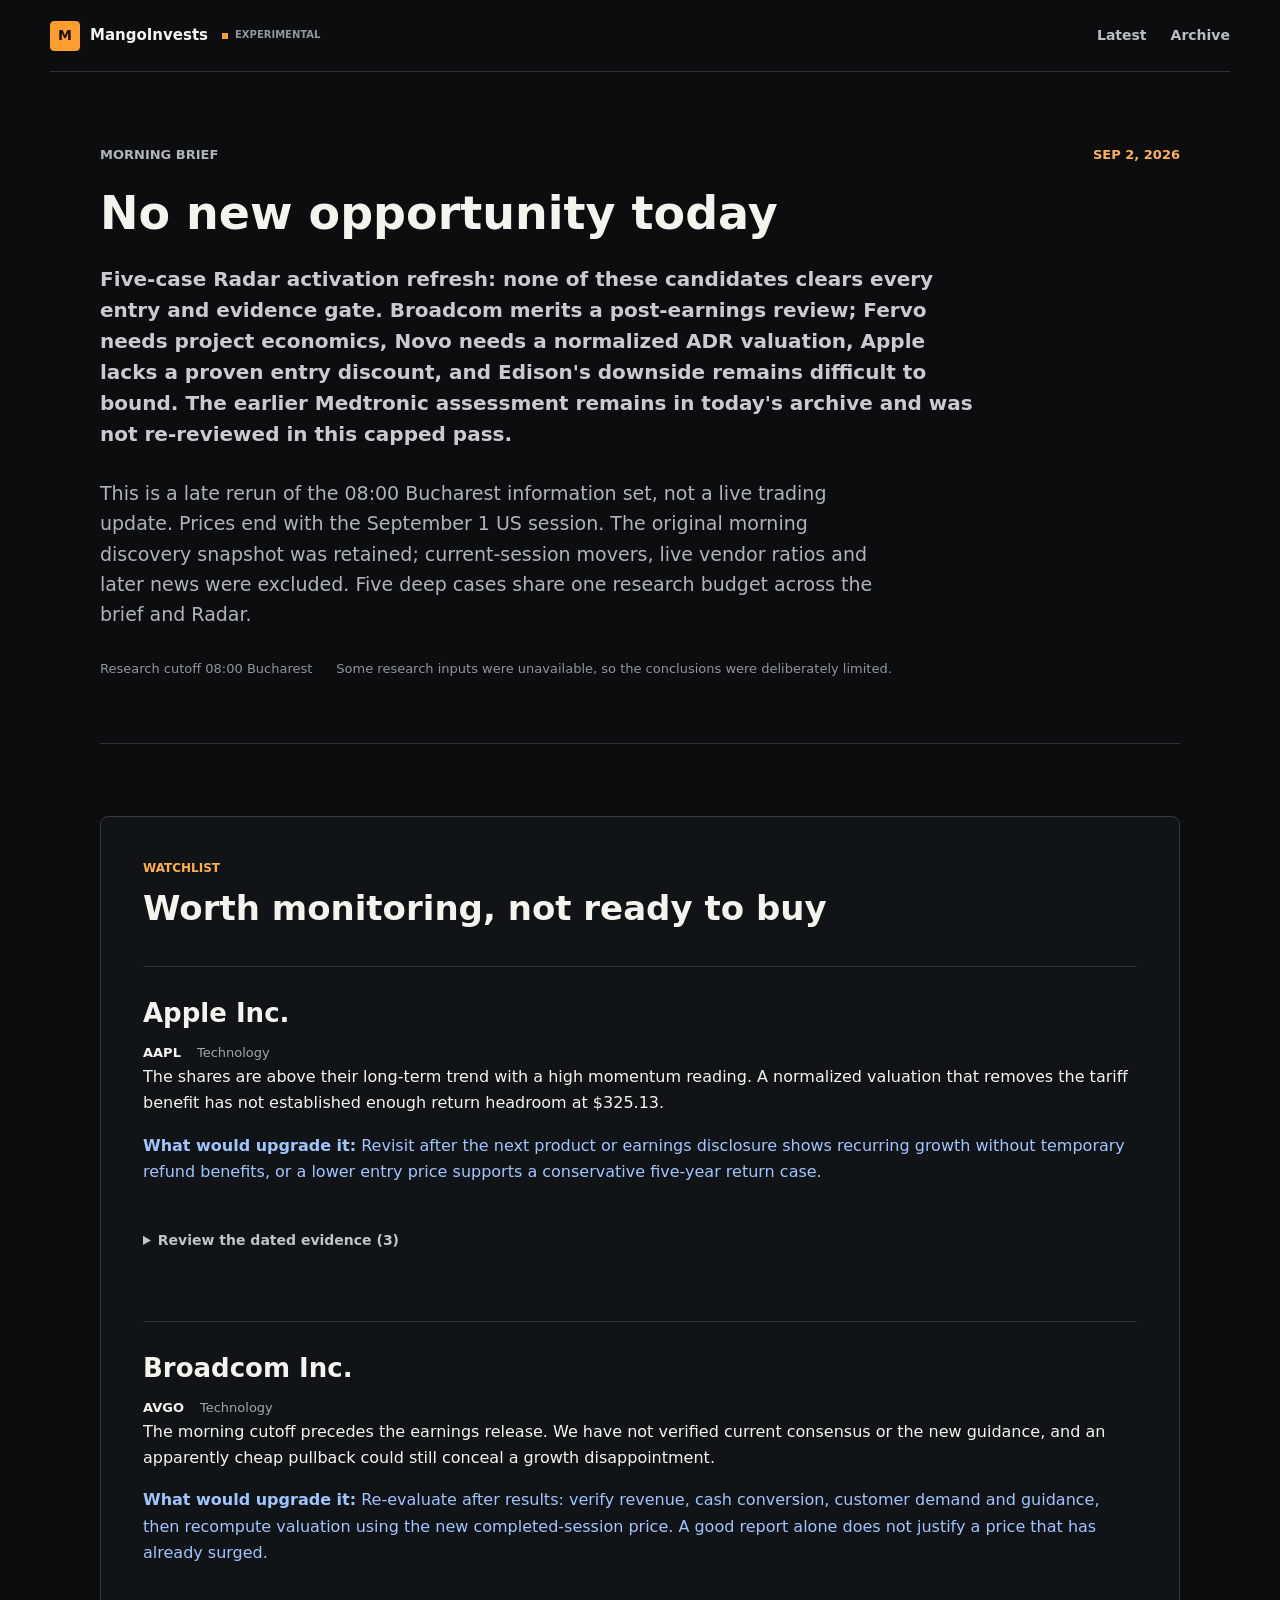
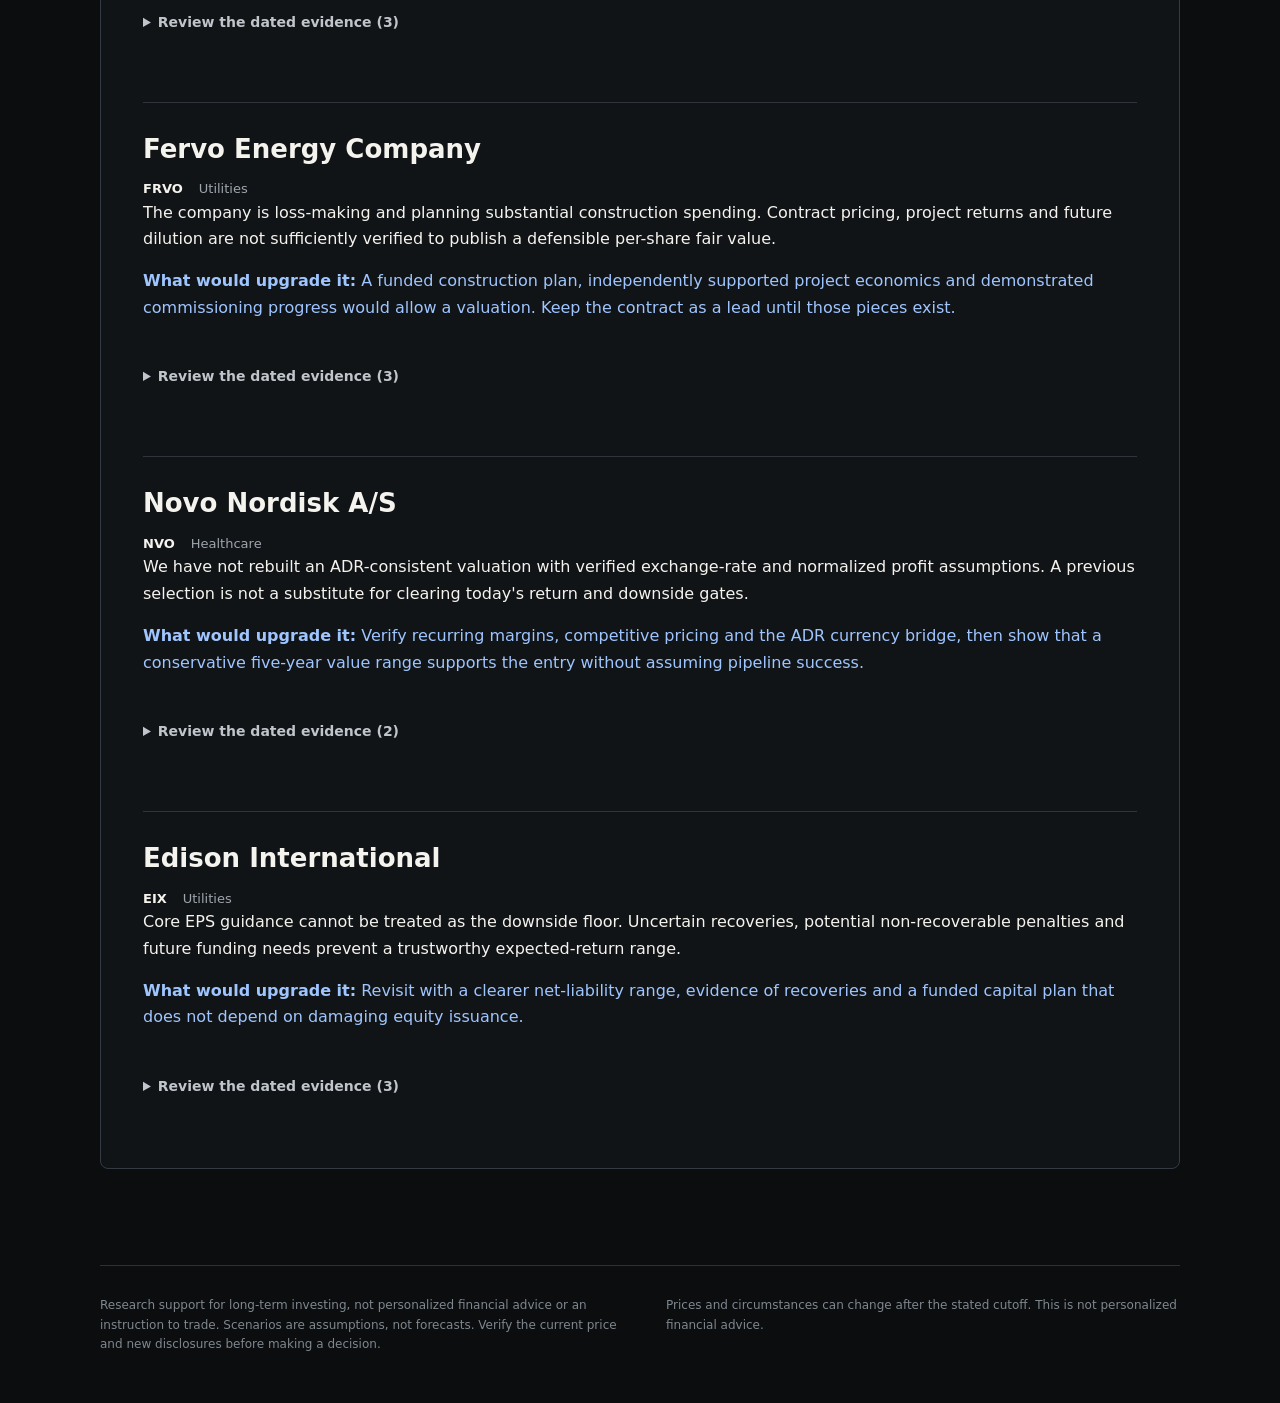
<file: archive/2026-09-02/index.html>
<!doctype html><html lang="en"><head><meta charSet="utf-8"/><meta content="width=device-width, initial-scale=1" name="viewport"/><meta content="MangoInvests long-term morning research for Sep 2, 2026." name="description"/><meta content="#0b0d0f" name="theme-color"/><title>Sep 2, 2026 Morning Brief | MangoInvests</title><link href="../../assets/styles.css" rel="stylesheet"/></head><body><a class="skip-link" href="#main">Skip to main content</a><header class="site-header"><div class="brand-group"><a aria-label="MangoInvests latest brief" class="brand" href="../../latest/"><span aria-hidden="true" class="brand-mark">M</span><span>MangoInvests</span></a><span class="release-status"><span aria-hidden="true"></span>Experimental</span></div><nav aria-label="Public brief"><a href="../../latest/">Latest</a><a href="../">Archive</a></nav></header><main id="main"><header class="brief-intro"><div class="brief-date"><span>Morning brief</span><time dateTime="2026-09-02">Sep 2, 2026</time></div><h1>No new opportunity today</h1><p class="intro-summary">Five-case Radar activation refresh: none of these candidates clears every entry and evidence gate. Broadcom merits a post-earnings review; Fervo needs project economics, Novo needs a normalized ADR valuation, Apple lacks a proven entry discount, and Edison&#x27;s downside remains difficult to bound. The earlier Medtronic assessment remains in today&#x27;s archive and was not re-reviewed in this capped pass.</p><p class="market-context">This is a late rerun of the 08:00 Bucharest information set, not a live trading update. Prices end with the September 1 US session. The original morning discovery snapshot was retained; current-session movers, live vendor ratios and later news were excluded. Five deep cases share one research budget across the brief and Radar.</p><div class="run-meta"><span>Research cutoff 08:00 Bucharest</span><span>Some research inputs were unavailable, so the conclusions were deliberately limited.</span></div></header><section class="outcome-block" aria-labelledby="watch-title"><p class="section-label">Watchlist</p><h2 id="watch-title">Worth monitoring, not ready to buy</h2><div class="watch-list"><article><h3>Apple Inc.</h3><p class="company-meta"><strong>AAPL</strong><span>Technology</span></p><p>The shares are above their long-term trend with a high momentum reading. A normalized valuation that removes the tariff benefit has not established enough return headroom at $325.13.</p><p class="upgrade"><strong>What would upgrade it:</strong> Revisit after the next product or earnings disclosure shows recurring growth without temporary refund benefits, or a lower entry price supports a conservative five-year return case.</p><details class="evidence-ledger"><summary>Review the dated evidence (3)</summary><ol class="evidence-list"><li><div class="evidence-heading"><strong>Apple fiscal Q3 2026 results</strong><span class="freshness freshness-recent">recent</span></div><p>June-quarter revenue was $109.4 billion, up 16%; EPS of $2.02 included an $0.11 tariff-refund benefit.</p><time dateTime="2026-06-27T00:00:00Z">As of Jun 27, 2026</time></li><li><div class="evidence-heading"><strong>Apple announces September 1 CEO succession</strong><span class="freshness freshness-aged">aged</span></div><p>Apple announced that John Ternus would become CEO on September 1, 2026, with Tim Cook becoming executive chairman.</p><time dateTime="2026-04-20T00:00:00Z">As of Apr 20, 2026</time></li><li><div class="evidence-heading"><strong>AAPL: September 1 completed-session price and calculated trend</strong><span class="freshness freshness-fresh">fresh</span></div><p>AAPL closed at $325.13. The close was 14.9% above its 200-session average; calculated 14-period simple RSI was 75.4. Indicators are calculated from dated daily bars. Availability uses a conservative next-day boundary, not a vendor publication timestamp.</p><time dateTime="2026-09-01T20:00:00Z">As of Sep 1, 2026</time></li></ol></details></article><article><h3>Broadcom Inc.</h3><p class="company-meta"><strong>AVGO</strong><span>Technology</span></p><p>The morning cutoff precedes the earnings release. We have not verified current consensus or the new guidance, and an apparently cheap pullback could still conceal a growth disappointment.</p><p class="upgrade"><strong>What would upgrade it:</strong> Re-evaluate after results: verify revenue, cash conversion, customer demand and guidance, then recompute valuation using the new completed-session price. A good report alone does not justify a price that has already surged.</p><details class="evidence-ledger"><summary>Review the dated evidence (3)</summary><ol class="evidence-list"><li><div class="evidence-heading"><strong>Broadcom fiscal Q2 2026 results and cash flow</strong><span class="freshness freshness-recent">recent</span></div><p>Revenue was $22.187 billion, free cash flow $10.262 billion and diluted shares 4.876 billion. Q3 revenue guidance was $29.4 billion. Stock compensation and net debt remain material.</p><time dateTime="2026-05-03T00:00:00Z">As of May 3, 2026</time></li><li><div class="evidence-heading"><strong>Broadcom confirms September 2 earnings after market close</strong><span class="freshness freshness-recent">recent</span></div><p>Broadcom scheduled Q3 results after the September 2 market close and its call at 5 p.m. Eastern. These results were not available at the morning cutoff.</p><time dateTime="2026-08-03T00:00:00Z">As of Aug 3, 2026</time></li><li><div class="evidence-heading"><strong>AVGO: September 1 completed-session price and calculated trend</strong><span class="freshness freshness-fresh">fresh</span></div><p>AVGO closed at $369.68. The close was 23.2% below the observed 52-week high, near its $369.55 200-session average; simple RSI was 26.1. Indicators are calculated from dated daily bars. Availability uses a conservative next-day boundary, not a vendor publication timestamp.</p><time dateTime="2026-09-01T20:00:00Z">As of Sep 1, 2026</time></li></ol></details></article><article><h3>Fervo Energy Company</h3><p class="company-meta"><strong>FRVO</strong><span>Utilities</span></p><p>The company is loss-making and planning substantial construction spending. Contract pricing, project returns and future dilution are not sufficiently verified to publish a defensible per-share fair value.</p><p class="upgrade"><strong>What would upgrade it:</strong> A funded construction plan, independently supported project economics and demonstrated commissioning progress would allow a valuation. Keep the contract as a lead until those pieces exist.</p><details class="evidence-ledger"><summary>Review the dated evidence (3)</summary><ol class="evidence-list"><li><div class="evidence-heading"><a href="https://www.sec.gov/Archives/edgar/data/1853868/000162828026059707/exhibit991pressrelease9126.htm" rel="noreferrer" target="_blank">Fervo SEC exhibit: 396 MW Google power agreement<span class="external" aria-hidden="true">↗</span></a><span class="freshness freshness-fresh">fresh</span></div><p>Fervo announced a 396 MW Google power-purchase agreement for expected 2028 delivery, with an expansion option. The filing was accepted at 08:05:12 Eastern; construction and approvals remain conditions.</p><time dateTime="2026-09-01T12:05:12Z">As of Sep 1, 2026</time></li><li><div class="evidence-heading"><strong>Fervo Q2 2026 financial and construction update</strong><span class="freshness freshness-recent">recent</span></div><p>Fervo reported a $55.9 million quarterly net loss and $226.5 million capital expenditure, with $850-$900 million second-half capex planned; quarter-end cash was about $2.106 billion.</p><time dateTime="2026-06-30T00:00:00Z">As of Jun 30, 2026</time></li><li><div class="evidence-heading"><strong>FRVO: September 1 completed-session price and calculated trend</strong><span class="freshness freshness-fresh">fresh</span></div><p>FRVO closed at $19.75. There are only 79 daily observations, so no 200-session trend can be established; volume was 9.46 times the preceding 20-session average. Indicators are calculated from dated daily bars. Availability uses a conservative next-day boundary, not a vendor publication timestamp.</p><time dateTime="2026-09-01T20:00:00Z">As of Sep 1, 2026</time></li></ol></details></article><article><h3>Novo Nordisk A/S</h3><p class="company-meta"><strong>NVO</strong><span>Healthcare</span></p><p>We have not rebuilt an ADR-consistent valuation with verified exchange-rate and normalized profit assumptions. A previous selection is not a substitute for clearing today&#x27;s return and downside gates.</p><p class="upgrade"><strong>What would upgrade it:</strong> Verify recurring margins, competitive pricing and the ADR currency bridge, then show that a conservative five-year value range supports the entry without assuming pipeline success.</p><details class="evidence-ledger"><summary>Review the dated evidence (2)</summary><ol class="evidence-list"><li><div class="evidence-heading"><strong>Novo Nordisk Q2 2026 results and revised outlook</strong><span class="freshness freshness-recent">recent</span></div><p>Adjusted Q2 sales rose 7% at constant exchange rates and operating profit 11%. Full-year adjusted growth guidance remained between -6% and 0%; reported profit included pipeline impairments and the ZEUS trial missed its primary endpoint.</p><time dateTime="2026-06-30T00:00:00Z">As of Jun 30, 2026</time></li><li><div class="evidence-heading"><strong>NVO: September 1 completed-session price and calculated trend</strong><span class="freshness freshness-fresh">fresh</span></div><p>NVO closed at $45.12. The ADR closed below its $46.37 200-session average; simple RSI was 43.8. No live DKK/USD vendor valuation multiple is treated as cutoff-safe evidence. Indicators are calculated from dated daily bars. Availability uses a conservative next-day boundary, not a vendor publication timestamp.</p><time dateTime="2026-09-01T20:00:00Z">As of Sep 1, 2026</time></li></ol></details></article><article><h3>Edison International</h3><p class="company-meta"><strong>EIX</strong><span>Utilities</span></p><p>Core EPS guidance cannot be treated as the downside floor. Uncertain recoveries, potential non-recoverable penalties and future funding needs prevent a trustworthy expected-return range.</p><p class="upgrade"><strong>What would upgrade it:</strong> Revisit with a clearer net-liability range, evidence of recoveries and a funded capital plan that does not depend on damaging equity issuance.</p><details class="evidence-ledger"><summary>Review the dated evidence (3)</summary><ol class="evidence-list"><li><div class="evidence-heading"><a href="https://www.sec.gov/Archives/edgar/data/92103/000082705226000059/eix-20260630.htm" rel="noreferrer" target="_blank">Edison International Q2 2026 Form 10-Q: wildfire exposure<span class="external" aria-hidden="true">↗</span></a><span class="freshness freshness-recent">recent</span></div><p>The joint filing describes outstanding Eaton-fire litigation, material potential losses and recovery uncertainty. Some fines and penalties cannot be recovered from insurance, the Wildfire Fund or customer rates.</p><time dateTime="2026-06-30T00:00:00Z">As of Jun 30, 2026</time></li><li><div class="evidence-heading"><strong>Edison International Q2 2026 results</strong><span class="freshness freshness-recent">recent</span></div><p>Edison reaffirmed 2026 core EPS guidance of $5.90-$6.20 and its 5%-7% growth objective through 2030; those adjusted earnings are not a cap on wildfire losses.</p><time dateTime="2026-06-30T00:00:00Z">As of Jun 30, 2026</time></li><li><div class="evidence-heading"><strong>EIX: September 1 completed-session price and calculated trend</strong><span class="freshness freshness-fresh">fresh</span></div><p>EIX closed at $58.80. The close was 26.8% below the observed 52-week high and below its $68.52 200-session average; volume was 5.18 times the preceding 20-session average. Indicators are calculated from dated daily bars. Availability uses a conservative next-day boundary, not a vendor publication timestamp.</p><time dateTime="2026-09-01T20:00:00Z">As of Sep 1, 2026</time></li></ol></details></article></div></section></main><footer class="site-footer"><p>Research support for long-term investing, not personalized financial advice or an instruction to trade. Scenarios are assumptions, not forecasts. Verify the current price and new disclosures before making a decision.</p><p>Prices and circumstances can change after the stated cutoff. This is not personalized financial advice.</p></footer></body></html>
</file>
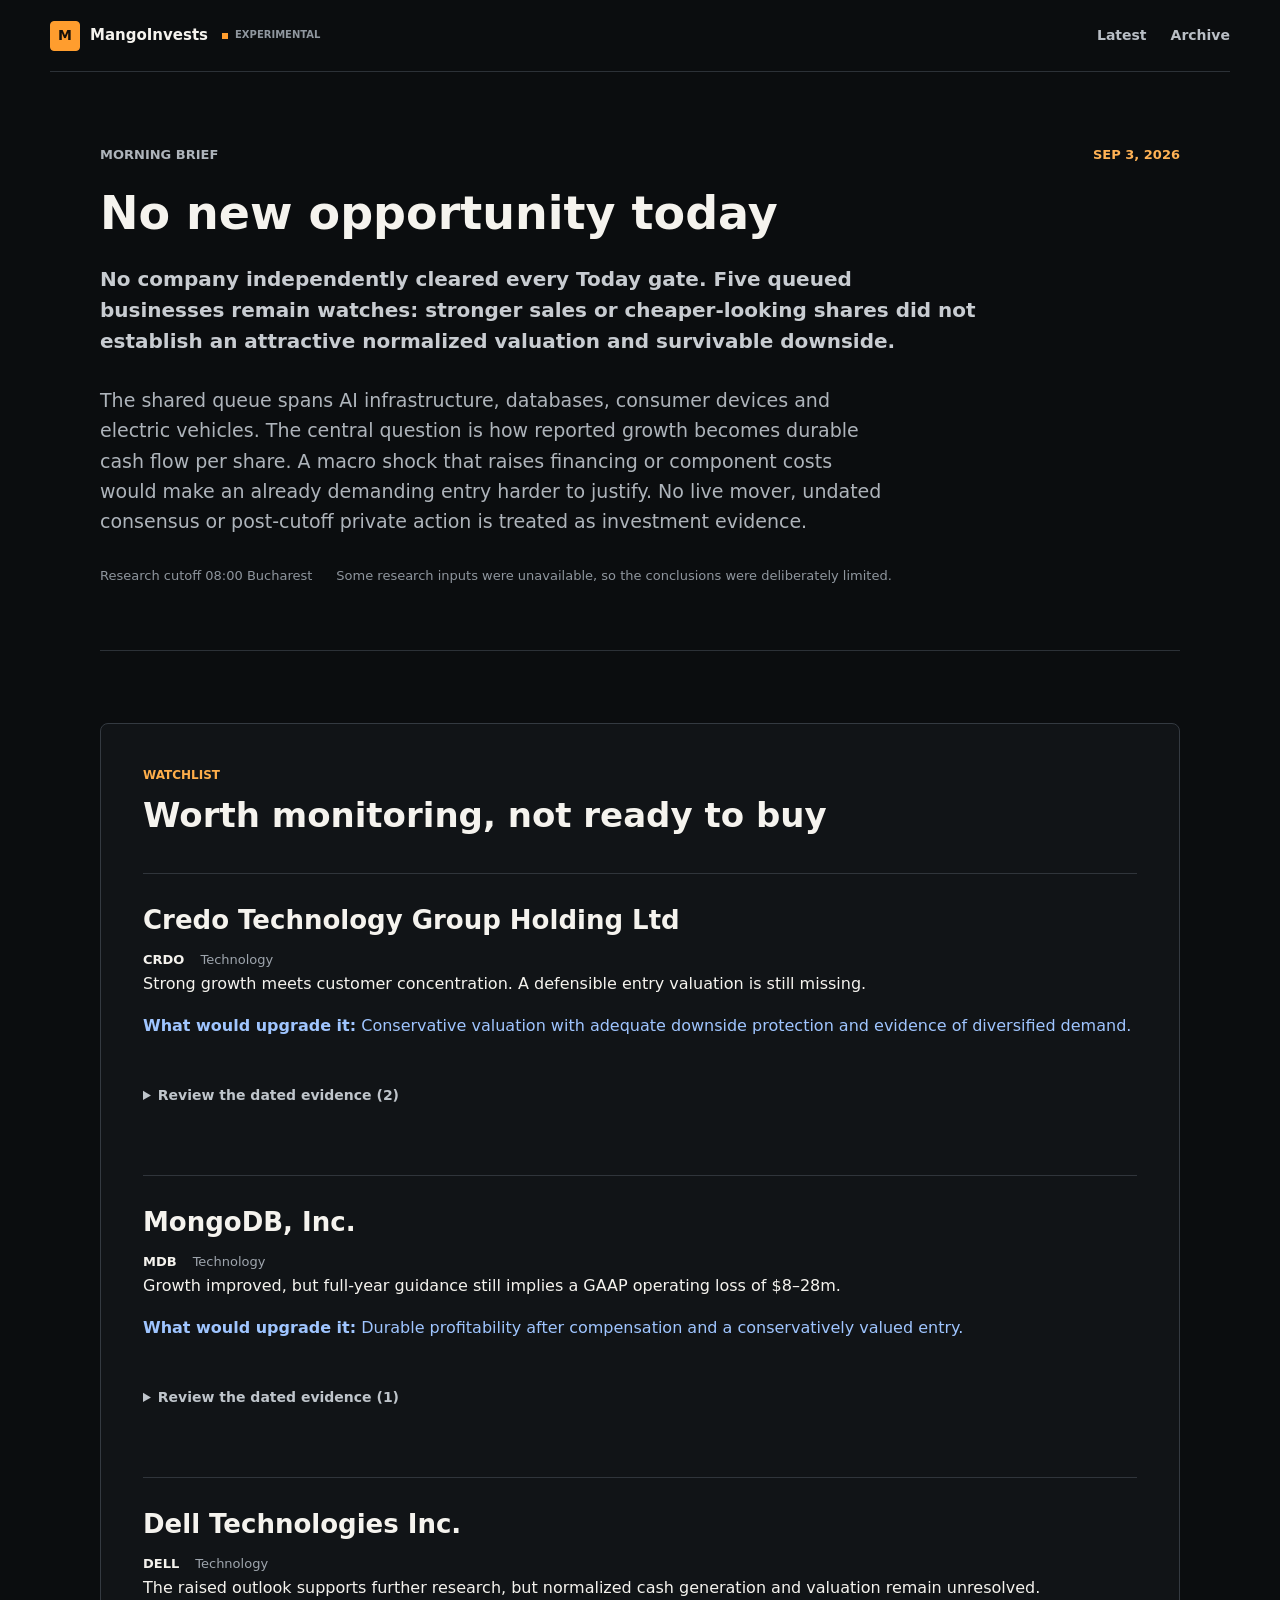
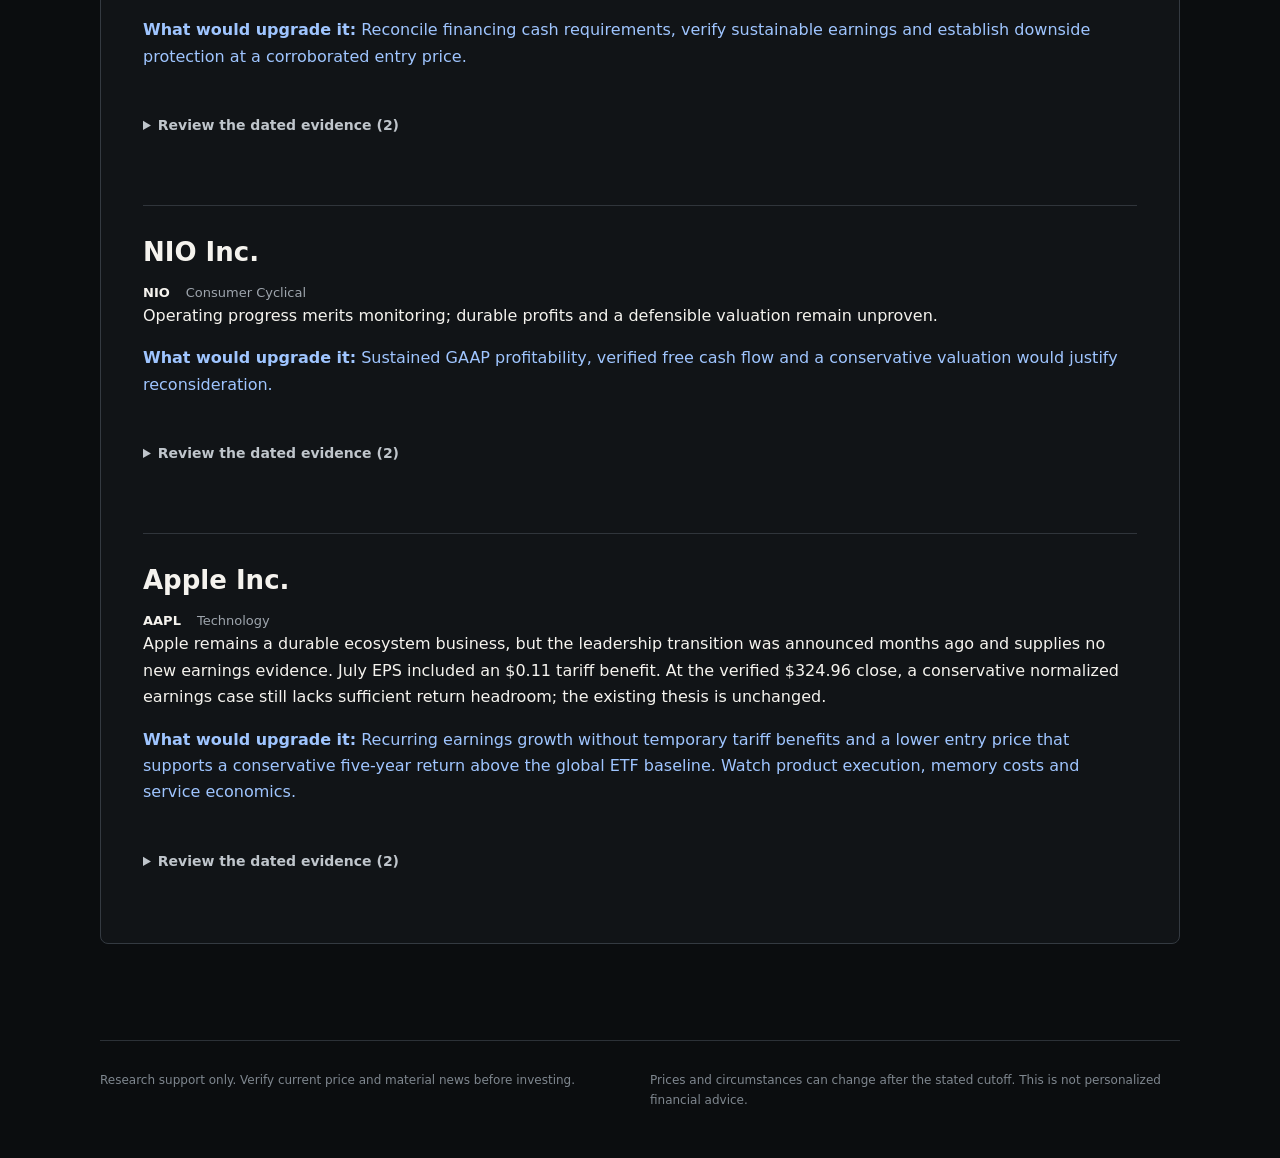
<file: archive/2026-09-03/index.html>
<!doctype html><html lang="en"><head><meta charSet="utf-8"/><meta content="width=device-width, initial-scale=1" name="viewport"/><meta content="MangoInvests long-term morning research for Sep 3, 2026." name="description"/><meta content="#0b0d0f" name="theme-color"/><title>Sep 3, 2026 Morning Brief | MangoInvests</title><link href="../../assets/styles.css" rel="stylesheet"/></head><body><a class="skip-link" href="#main">Skip to main content</a><header class="site-header"><div class="brand-group"><a aria-label="MangoInvests latest brief" class="brand" href="../../latest/"><span aria-hidden="true" class="brand-mark">M</span><span>MangoInvests</span></a><span class="release-status"><span aria-hidden="true"></span>Experimental</span></div><nav aria-label="Public brief"><a href="../../latest/">Latest</a><a href="../">Archive</a></nav></header><main id="main"><header class="brief-intro"><div class="brief-date"><span>Morning brief</span><time dateTime="2026-09-03">Sep 3, 2026</time></div><h1>No new opportunity today</h1><p class="intro-summary">No company independently cleared every Today gate. Five queued businesses remain watches: stronger sales or cheaper-looking shares did not establish an attractive normalized valuation and survivable downside.</p><p class="market-context">The shared queue spans AI infrastructure, databases, consumer devices and electric vehicles. The central question is how reported growth becomes durable cash flow per share. A macro shock that raises financing or component costs would make an already demanding entry harder to justify. No live mover, undated consensus or post-cutoff private action is treated as investment evidence.</p><div class="run-meta"><span>Research cutoff 08:00 Bucharest</span><span>Some research inputs were unavailable, so the conclusions were deliberately limited.</span></div></header><section class="outcome-block" aria-labelledby="watch-title"><p class="section-label">Watchlist</p><h2 id="watch-title">Worth monitoring, not ready to buy</h2><div class="watch-list"><article><h3>Credo Technology Group Holding Ltd</h3><p class="company-meta"><strong>CRDO</strong><span>Technology</span></p><p>Strong growth meets customer concentration. A defensible entry valuation is still missing.</p><p class="upgrade"><strong>What would upgrade it:</strong> Conservative valuation with adequate downside protection and evidence of diversified demand.</p><details class="evidence-ledger"><summary>Review the dated evidence (2)</summary><ol class="evidence-list"><li><div class="evidence-heading"><a href="https://www.sec.gov/Archives/edgar/data/1807794/000162828026059795/credoq12027ex-991.htm" rel="noreferrer" target="_blank">Credo Q1 FY2027 earnings release<span class="external" aria-hidden="true">↗</span></a><span class="freshness freshness-fresh">fresh</span></div><p>Revenue $479m; GAAP operating margin 25.2%; Q2 revenue guidance $525–535m.</p><time dateTime="2026-08-01T00:00:00Z">As of Aug 1, 2026</time></li><li><div class="evidence-heading"><a href="https://www.sec.gov/Archives/edgar/data/1807794/000162828026060111/crdo-20260801.htm" rel="noreferrer" target="_blank">Credo Q1 FY2027 Form 10-Q<span class="external" aria-hidden="true">↗</span></a><span class="freshness freshness-fresh">fresh</span></div><p>Two customers represented 43% and 28% of quarterly revenue.</p><time dateTime="2026-08-01T00:00:00Z">As of Aug 1, 2026</time></li></ol></details></article><article><h3>MongoDB, Inc.</h3><p class="company-meta"><strong>MDB</strong><span>Technology</span></p><p>Growth improved, but full-year guidance still implies a GAAP operating loss of $8–28m.</p><p class="upgrade"><strong>What would upgrade it:</strong> Durable profitability after compensation and a conservatively valued entry.</p><details class="evidence-ledger"><summary>Review the dated evidence (1)</summary><ol class="evidence-list"><li><div class="evidence-heading"><a href="https://www.sec.gov/Archives/edgar/data/1441816/000162828026059794/mdb-073126xex991xrelease.htm" rel="noreferrer" target="_blank">MongoDB Q2 FY2027 earnings release<span class="external" aria-hidden="true">↗</span></a><span class="freshness freshness-fresh">fresh</span></div><p>Revenue $771.8m, up 30%; Atlas grew approximately 29%.</p><time dateTime="2026-07-31T00:00:00Z">As of Jul 31, 2026</time></li></ol></details></article><article><h3>Dell Technologies Inc.</h3><p class="company-meta"><strong>DELL</strong><span>Technology</span></p><p>The raised outlook supports further research, but normalized cash generation and valuation remain unresolved.</p><p class="upgrade"><strong>What would upgrade it:</strong> Reconcile financing cash requirements, verify sustainable earnings and establish downside protection at a corroborated entry price.</p><details class="evidence-ledger"><summary>Review the dated evidence (2)</summary><ol class="evidence-list"><li><div class="evidence-heading"><strong>Dell Q2 FY2027 results and cash reconciliation</strong><span class="freshness freshness-fresh">fresh</span></div><p>Q2 revenue grew 58% to $47.0bn. Free cash flow was $986m, down 47%; adjusted FCF was $8.149bn, including a $6.667bn financing-receivable adjustment.</p><time dateTime="2026-07-31T23:59:59Z">As of Jul 31, 2026</time></li><li><div class="evidence-heading"><strong>Dell September 1 guidance increase</strong><span class="freshness freshness-fresh">fresh</span></div><p>Dell raised FY2027 revenue guidance from $167bn to $192bn and GAAP EPS guidance from $17.31 to $24.37.</p><time dateTime="2026-09-01T00:00:00Z">As of Sep 1, 2026</time></li></ol></details></article><article><h3>NIO Inc.</h3><p class="company-meta"><strong>NIO</strong><span>Consumer Cyclical</span></p><p>Operating progress merits monitoring; durable profits and a defensible valuation remain unproven.</p><p class="upgrade"><strong>What would upgrade it:</strong> Sustained GAAP profitability, verified free cash flow and a conservative valuation would justify reconsideration.</p><details class="evidence-ledger"><summary>Review the dated evidence (2)</summary><ol class="evidence-list"><li><div class="evidence-heading"><strong>NIO Q2 2026 financial results</strong><span class="freshness freshness-fresh">fresh</span></div><p>Q2 revenue rose 69.1% to RMB32.137bn; vehicle margin was 18.5% versus 18.8% in Q1. GAAP net loss was RMB528m versus adjusted net profit of RMB26.1m.</p><time dateTime="2026-06-30T23:59:59Z">As of Jun 30, 2026</time></li><li><div class="evidence-heading"><strong>NIO August 2026 deliveries</strong><span class="freshness freshness-fresh">fresh</span></div><p>August deliveries reached 35,836 vehicles, up 14.5% year over year; year-to-date deliveries rose 57.9%.</p><time dateTime="2026-08-31T23:59:59Z">As of Aug 31, 2026</time></li></ol></details></article><article><h3>Apple Inc.</h3><p class="company-meta"><strong>AAPL</strong><span>Technology</span></p><p>Apple remains a durable ecosystem business, but the leadership transition was announced months ago and supplies no new earnings evidence. July EPS included an $0.11 tariff benefit. At the verified $324.96 close, a conservative normalized earnings case still lacks sufficient return headroom; the existing thesis is unchanged.</p><p class="upgrade"><strong>What would upgrade it:</strong> Recurring earnings growth without temporary tariff benefits and a lower entry price that supports a conservative five-year return above the global ETF baseline. Watch product execution, memory costs and service economics.</p><details class="evidence-ledger"><summary>Review the dated evidence (2)</summary><ol class="evidence-list"><li><div class="evidence-heading"><strong>Apple fiscal third-quarter results</strong><span class="freshness freshness-recent">recent</span></div><p>Apple reported $109.4 billion revenue and $2.02 EPS; tariff refunds contributed $0.11 to EPS. Availability uses the end of the dated release day.</p><time dateTime="2026-07-30T00:00:00Z">As of Jul 30, 2026</time></li><li><div class="evidence-heading"><strong>Apple September 2 completed-session close</strong><span class="freshness freshness-fresh">fresh</span></div><p>The dated September 2 historical row reports a $324.96 close, independently matching the saved FMP packet.</p><time dateTime="2026-09-02T20:00:00Z">As of Sep 2, 2026</time></li></ol></details></article></div></section></main><footer class="site-footer"><p>Research support only. Verify current price and material news before investing.</p><p>Prices and circumstances can change after the stated cutoff. This is not personalized financial advice.</p></footer></body></html>
</file>
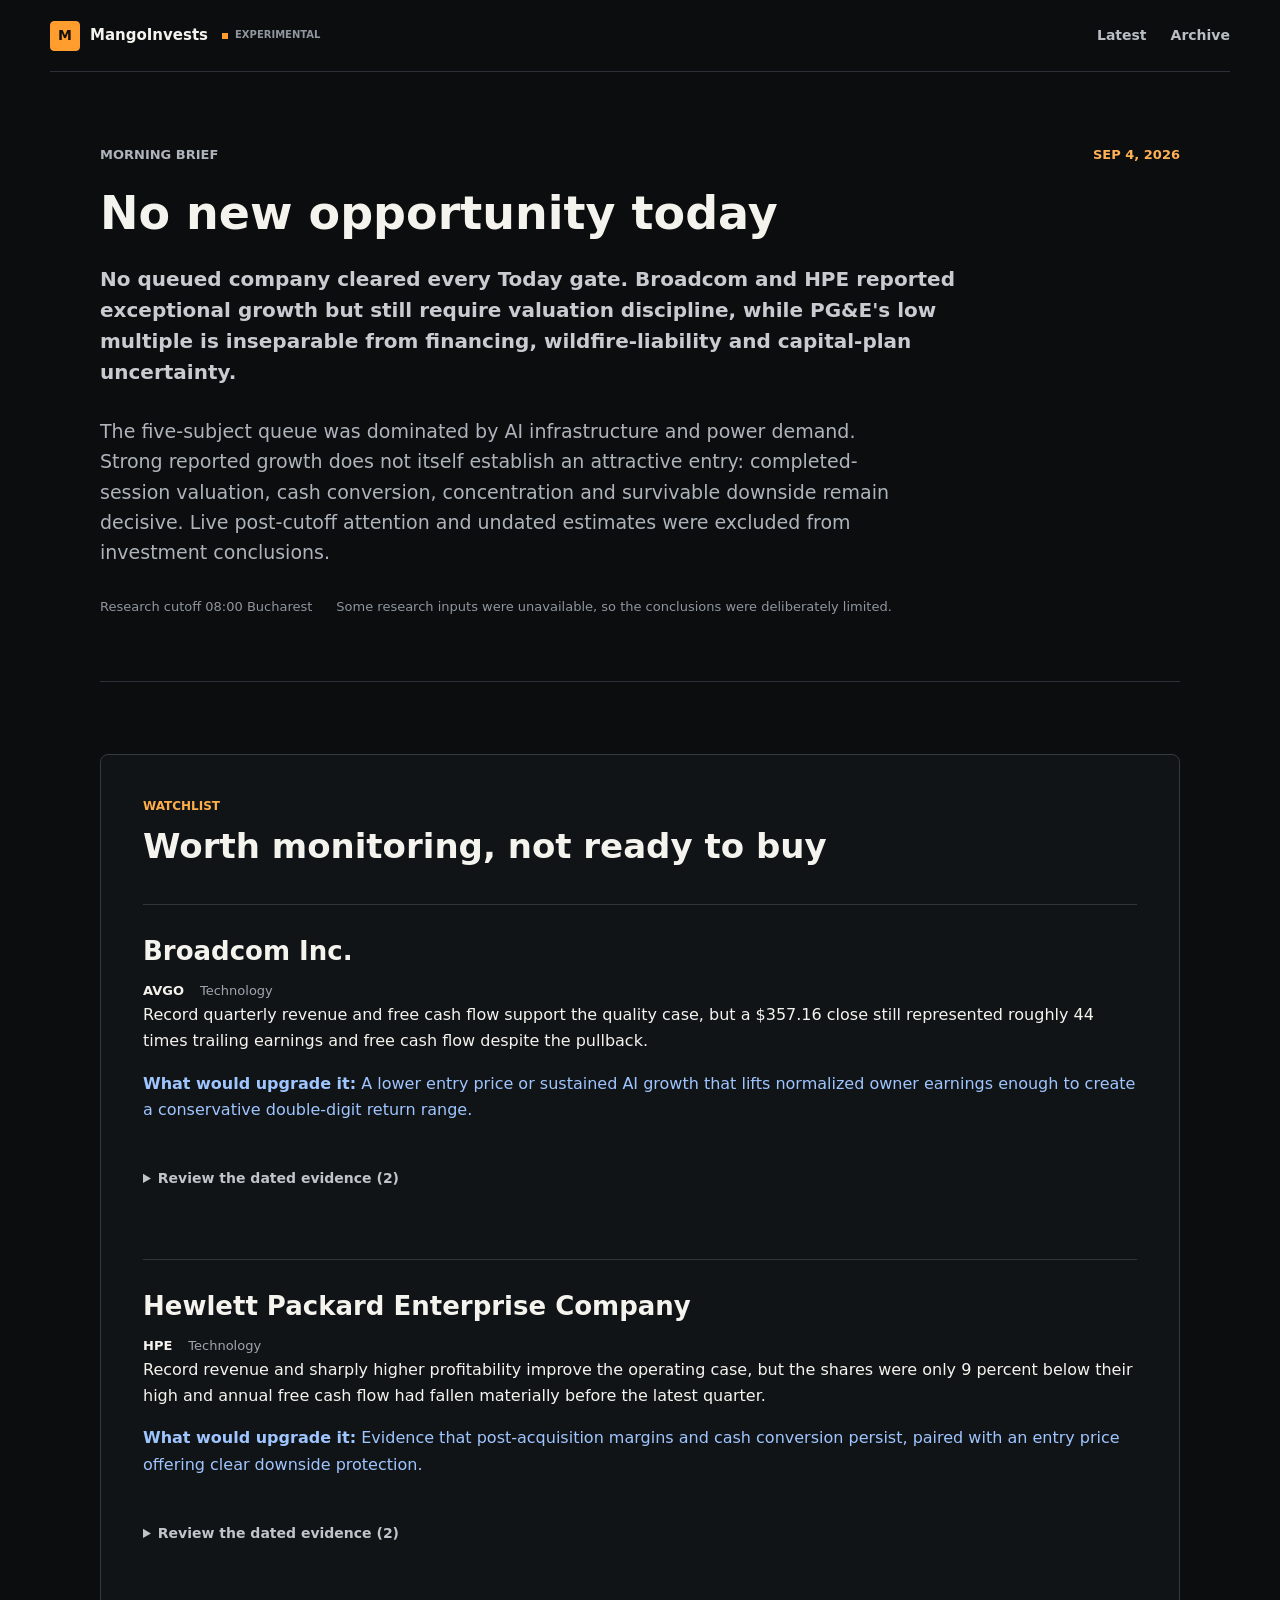
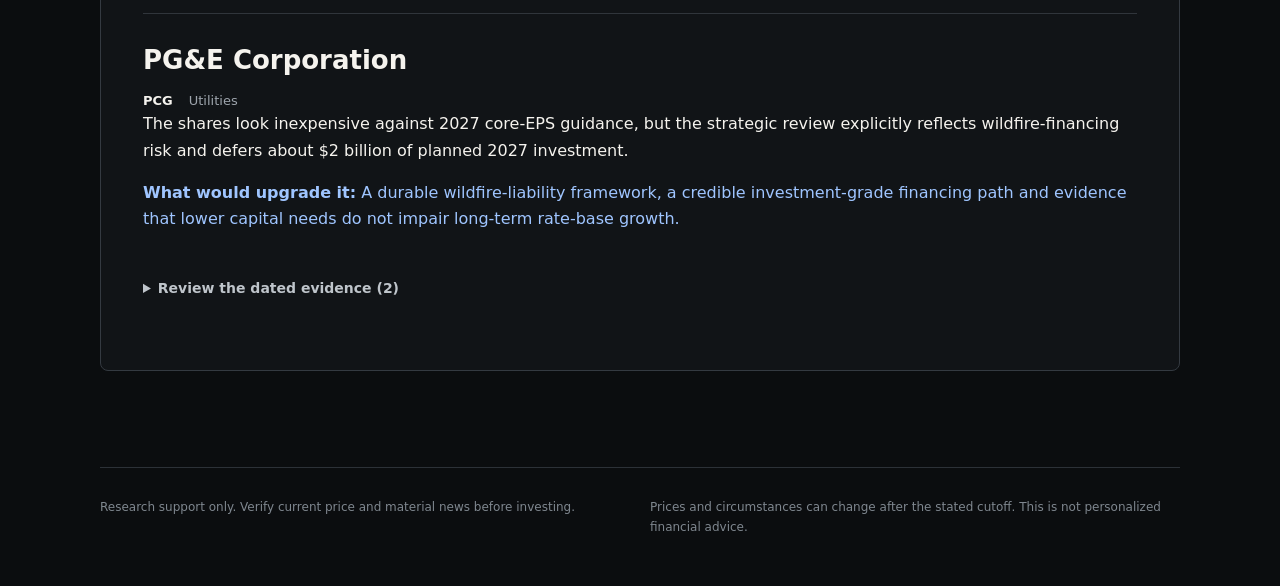
<file: archive/2026-09-04/index.html>
<!doctype html><html lang="en"><head><meta charSet="utf-8"/><meta content="width=device-width, initial-scale=1" name="viewport"/><meta content="MangoInvests long-term morning research for Sep 4, 2026." name="description"/><meta content="#0b0d0f" name="theme-color"/><title>Sep 4, 2026 Morning Brief | MangoInvests</title><link href="../../assets/styles.css" rel="stylesheet"/></head><body><a class="skip-link" href="#main">Skip to main content</a><header class="site-header"><div class="brand-group"><a aria-label="MangoInvests latest brief" class="brand" href="../../latest/"><span aria-hidden="true" class="brand-mark">M</span><span>MangoInvests</span></a><span class="release-status"><span aria-hidden="true"></span>Experimental</span></div><nav aria-label="Public brief"><a href="../../latest/">Latest</a><a href="../">Archive</a></nav></header><main id="main"><header class="brief-intro"><div class="brief-date"><span>Morning brief</span><time dateTime="2026-09-04">Sep 4, 2026</time></div><h1>No new opportunity today</h1><p class="intro-summary">No queued company cleared every Today gate. Broadcom and HPE reported exceptional growth but still require valuation discipline, while PG&amp;E&#x27;s low multiple is inseparable from financing, wildfire-liability and capital-plan uncertainty.</p><p class="market-context">The five-subject queue was dominated by AI infrastructure and power demand. Strong reported growth does not itself establish an attractive entry: completed-session valuation, cash conversion, concentration and survivable downside remain decisive. Live post-cutoff attention and undated estimates were excluded from investment conclusions.</p><div class="run-meta"><span>Research cutoff 08:00 Bucharest</span><span>Some research inputs were unavailable, so the conclusions were deliberately limited.</span></div></header><section class="outcome-block" aria-labelledby="watch-title"><p class="section-label">Watchlist</p><h2 id="watch-title">Worth monitoring, not ready to buy</h2><div class="watch-list"><article><h3>Broadcom Inc.</h3><p class="company-meta"><strong>AVGO</strong><span>Technology</span></p><p>Record quarterly revenue and free cash flow support the quality case, but a $357.16 close still represented roughly 44 times trailing earnings and free cash flow despite the pullback.</p><p class="upgrade"><strong>What would upgrade it:</strong> A lower entry price or sustained AI growth that lifts normalized owner earnings enough to create a conservative double-digit return range.</p><details class="evidence-ledger"><summary>Review the dated evidence (2)</summary><ol class="evidence-list"><li><div class="evidence-heading"><strong>Broadcom fiscal third-quarter 2026 results</strong><span class="freshness freshness-fresh">fresh</span></div><p>Broadcom reported $29.6 billion revenue and $13.7 billion free cash flow and guided fiscal fourth-quarter revenue to about $34.8 billion.</p><time dateTime="2026-08-02T23:59:59Z">As of Aug 2, 2026</time></li><li><div class="evidence-heading"><strong>Broadcom completed-session price and valuation packet</strong><span class="freshness freshness-fresh">fresh</span></div><p>The September 3 close was $357.16; the saved packet calculated trailing P/E near 44.3 and free-cash-flow yield near 2.3 percent.</p><time dateTime="2026-09-03T20:00:00Z">As of Sep 3, 2026</time></li></ol></details></article><article><h3>Hewlett Packard Enterprise Company</h3><p class="company-meta"><strong>HPE</strong><span>Technology</span></p><p>Record revenue and sharply higher profitability improve the operating case, but the shares were only 9 percent below their high and annual free cash flow had fallen materially before the latest quarter.</p><p class="upgrade"><strong>What would upgrade it:</strong> Evidence that post-acquisition margins and cash conversion persist, paired with an entry price offering clear downside protection.</p><details class="evidence-ledger"><summary>Review the dated evidence (2)</summary><ol class="evidence-list"><li><div class="evidence-heading"><strong>HPE fiscal third-quarter 2026 results</strong><span class="freshness freshness-fresh">fresh</span></div><p>HPE reported $12.2 billion revenue, 40.1 percent GAAP gross margin and $1.6 billion operating cash flow, while raising its outlook.</p><time dateTime="2026-07-31T23:59:59Z">As of Jul 31, 2026</time></li><li><div class="evidence-heading"><strong>HPE completed-session price and valuation packet</strong><span class="freshness freshness-fresh">fresh</span></div><p>The reconciled September 3 close was $54.4362; the packet showed a 5.8 percent trailing free-cash-flow yield and a price about 9 percent below its 52-week high.</p><time dateTime="2026-09-03T20:00:00Z">As of Sep 3, 2026</time></li></ol></details></article><article><h3>PG&amp;E Corporation</h3><p class="company-meta"><strong>PCG</strong><span>Utilities</span></p><p>The shares look inexpensive against 2027 core-EPS guidance, but the strategic review explicitly reflects wildfire-financing risk and defers about $2 billion of planned 2027 investment.</p><p class="upgrade"><strong>What would upgrade it:</strong> A durable wildfire-liability framework, a credible investment-grade financing path and evidence that lower capital needs do not impair long-term rate-base growth.</p><details class="evidence-ledger"><summary>Review the dated evidence (2)</summary><ol class="evidence-list"><li><div class="evidence-heading"><strong>PG&amp;E strategic review and revised 2027 capital plan</strong><span class="freshness freshness-fresh">fresh</span></div><p>PG&amp;E launched a strategic review, cited wildfire-liability financing risk, deferred about $2 billion of planned 2027 investment and guided 2027 core EPS to $1.78-$1.82.</p><time dateTime="2026-09-02T00:00:00Z">As of Sep 2, 2026</time></li><li><div class="evidence-heading"><strong>PG&amp;E completed-session price and valuation packet</strong><span class="freshness freshness-fresh">fresh</span></div><p>The September 3 close was $13.96; the saved packet showed a trailing earnings yield near 10.3 percent but negative trailing free cash flow.</p><time dateTime="2026-09-03T20:00:00Z">As of Sep 3, 2026</time></li></ol></details></article></div></section></main><footer class="site-footer"><p>Research support only. Verify current price and material news before investing.</p><p>Prices and circumstances can change after the stated cutoff. This is not personalized financial advice.</p></footer></body></html>
</file>
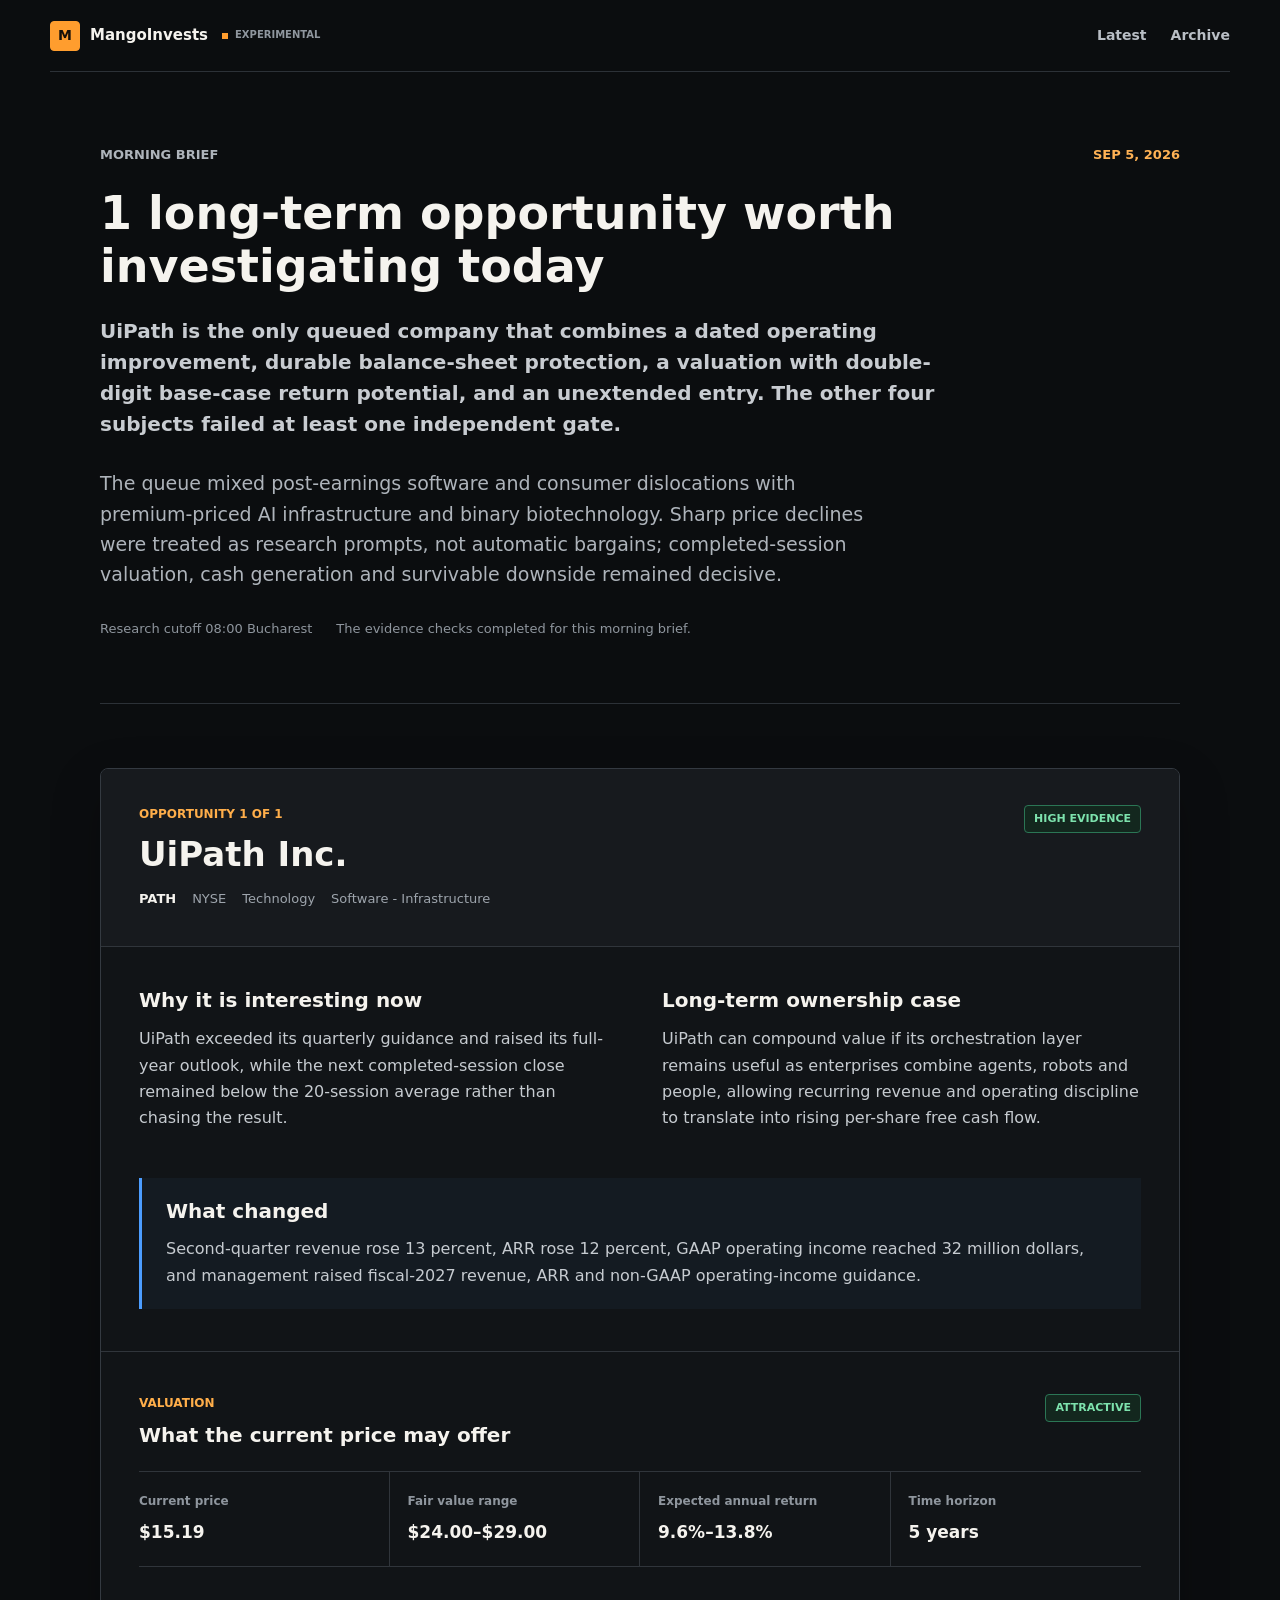
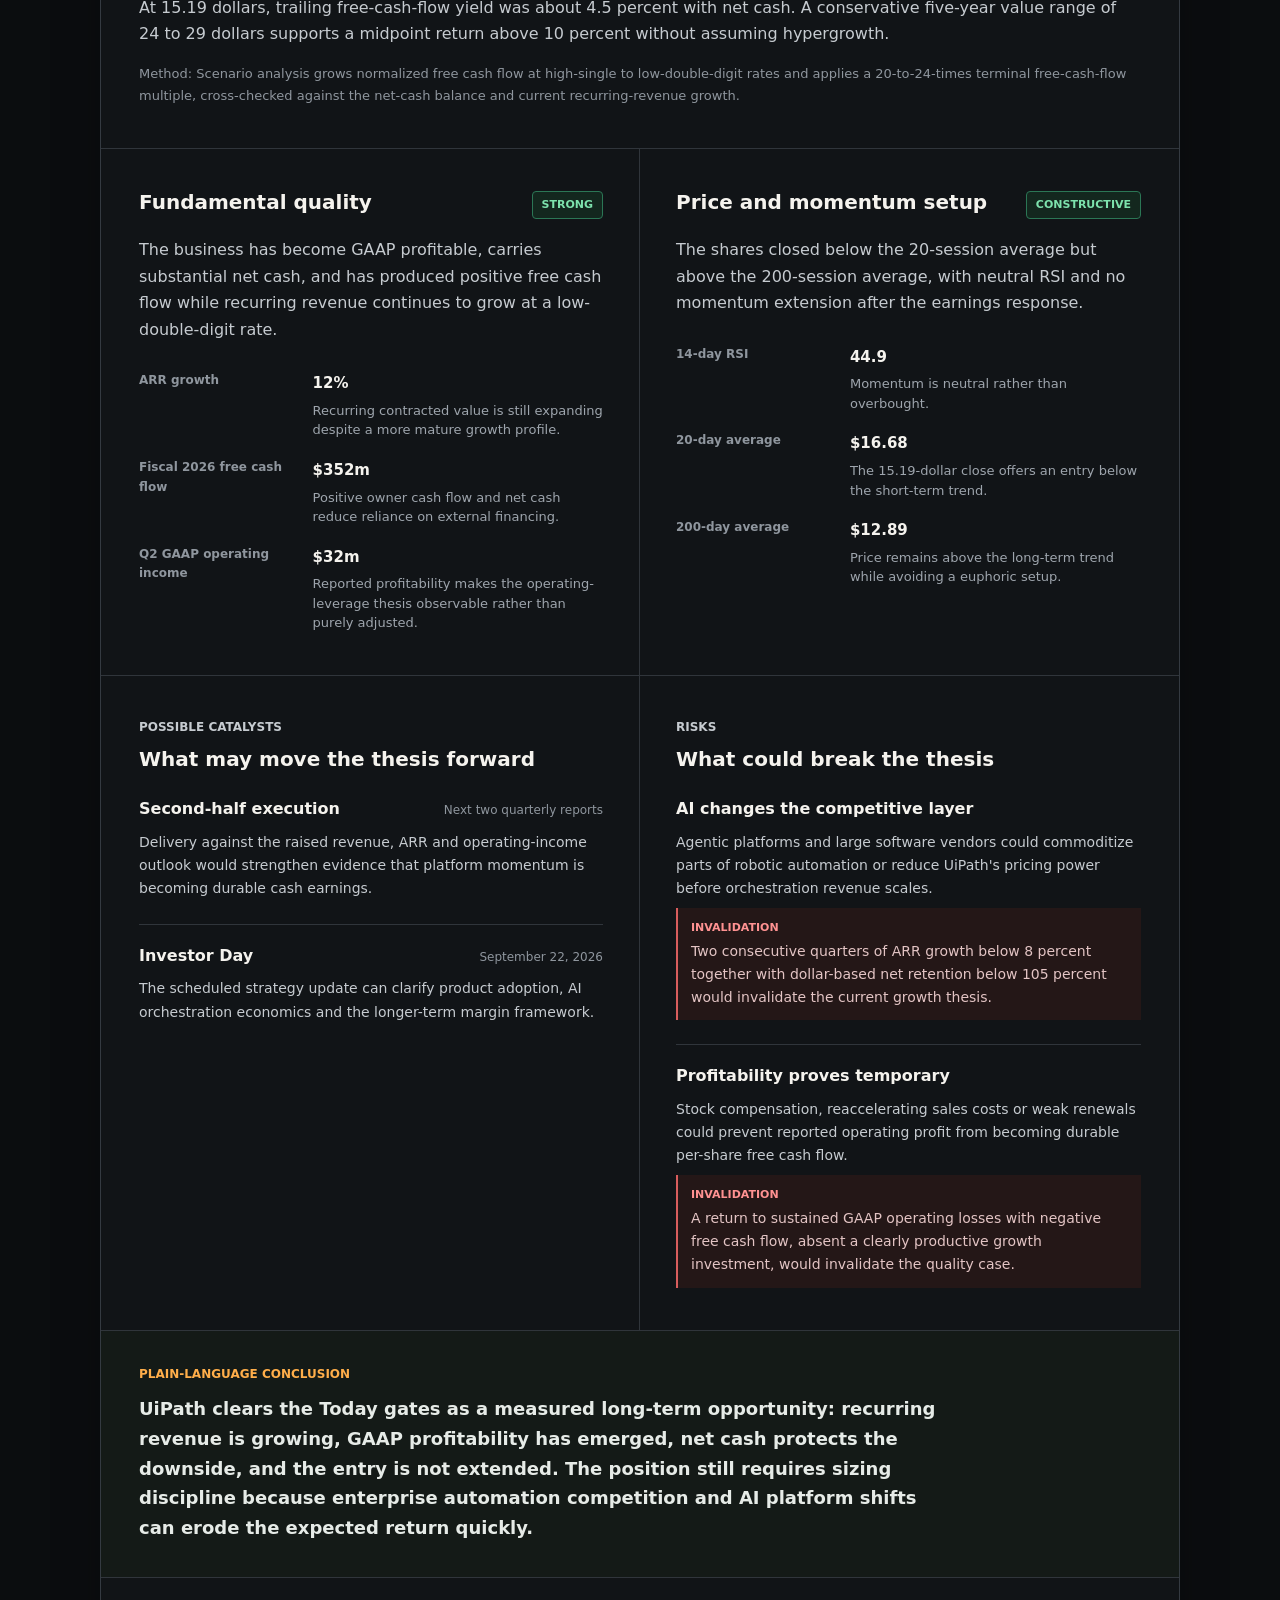
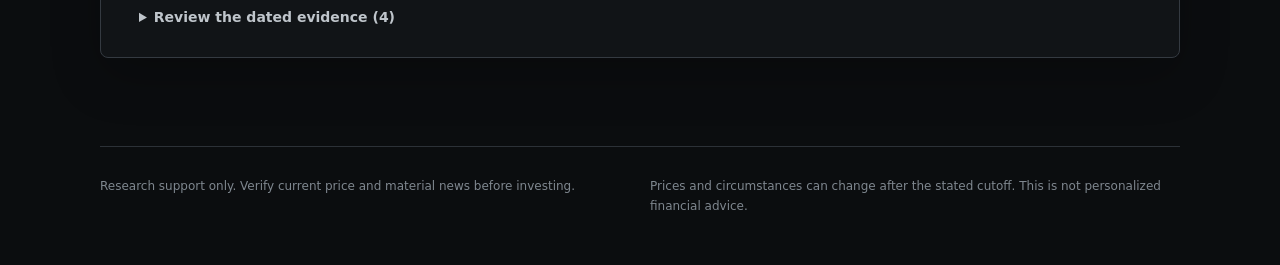
<file: archive/2026-09-05/index.html>
<!doctype html><html lang="en"><head><meta charSet="utf-8"/><meta content="width=device-width, initial-scale=1" name="viewport"/><meta content="MangoInvests long-term morning research for Sep 5, 2026." name="description"/><meta content="#0b0d0f" name="theme-color"/><title>Sep 5, 2026 Morning Brief | MangoInvests</title><link href="../../assets/styles.css" rel="stylesheet"/></head><body><a class="skip-link" href="#main">Skip to main content</a><header class="site-header"><div class="brand-group"><a aria-label="MangoInvests latest brief" class="brand" href="../../latest/"><span aria-hidden="true" class="brand-mark">M</span><span>MangoInvests</span></a><span class="release-status"><span aria-hidden="true"></span>Experimental</span></div><nav aria-label="Public brief"><a href="../../latest/">Latest</a><a href="../">Archive</a></nav></header><main id="main"><header class="brief-intro"><div class="brief-date"><span>Morning brief</span><time dateTime="2026-09-05">Sep 5, 2026</time></div><h1>1 long-term opportunity worth investigating today</h1><p class="intro-summary">UiPath is the only queued company that combines a dated operating improvement, durable balance-sheet protection, a valuation with double-digit base-case return potential, and an unextended entry. The other four subjects failed at least one independent gate.</p><p class="market-context">The queue mixed post-earnings software and consumer dislocations with premium-priced AI infrastructure and binary biotechnology. Sharp price declines were treated as research prompts, not automatic bargains; completed-session valuation, cash generation and survivable downside remained decisive.</p><div class="run-meta"><span>Research cutoff 08:00 Bucharest</span><span>The evidence checks completed for this morning brief.</span></div></header><section aria-label="Today&#x27;s opportunities" class="opportunity-list"><article class="opportunity"><header class="opportunity-header"><div><p class="section-label">Opportunity 1 of 1</p><h2>UiPath Inc.</h2><p class="company-meta"><strong>PATH</strong><span>NYSE</span><span>Technology</span><span>Software - Infrastructure</span></p></div><p class="evidence-grade grade-high">high evidence</p></header><div class="lead-grid"><section><h3>Why it is interesting now</h3><p>UiPath exceeded its quarterly guidance and raised its full-year outlook, while the next completed-session close remained below the 20-session average rather than chasing the result.</p></section><section><h3>Long-term ownership case</h3><p>UiPath can compound value if its orchestration layer remains useful as enterprises combine agents, robots and people, allowing recurring revenue and operating discipline to translate into rising per-share free cash flow.</p></section><section class="change-note"><h3>What changed</h3><p>Second-quarter revenue rose 13 percent, ARR rose 12 percent, GAAP operating income reached 32 million dollars, and management raised fiscal-2027 revenue, ARR and non-GAAP operating-income guidance.</p></section></div><section class="valuation-section"><div class="section-heading-row"><div><p class="section-label">Valuation</p><h3>What the current price may offer</h3></div><span class="verdict verdict-attractive">attractive</span></div><dl class="valuation-strip"><div><dt>Current price</dt><dd>$15.19</dd></div><div><dt>Fair value range</dt><dd>$24.00–$29.00</dd></div><div><dt>Expected annual return</dt><dd>9.6%–13.8%</dd></div><div><dt>Time horizon</dt><dd>5 years</dd></div></dl><p>At 15.19 dollars, trailing free-cash-flow yield was about 4.5 percent with net cash. A conservative five-year value range of 24 to 29 dollars supports a midpoint return above 10 percent without assuming hypergrowth.</p><p class="method">Method: Scenario analysis grows normalized free cash flow at high-single to low-double-digit rates and applies a 20-to-24-times terminal free-cash-flow multiple, cross-checked against the net-cash balance and current recurring-revenue growth.</p></section><div class="analysis-grid"><section><div class="section-heading-row compact"><h3>Fundamental quality</h3><span class="verdict verdict-strong">strong</span></div><p>The business has become GAAP profitable, carries substantial net cash, and has produced positive free cash flow while recurring revenue continues to grow at a low-double-digit rate.</p><dl class="metric-list"><div><dt>ARR growth</dt><dd><strong>12%</strong><span>Recurring contracted value is still expanding despite a more mature growth profile.</span></dd></div><div><dt>Fiscal 2026 free cash flow</dt><dd><strong>$352m</strong><span>Positive owner cash flow and net cash reduce reliance on external financing.</span></dd></div><div><dt>Q2 GAAP operating income</dt><dd><strong>$32m</strong><span>Reported profitability makes the operating-leverage thesis observable rather than purely adjusted.</span></dd></div></dl></section><section><div class="section-heading-row compact"><h3>Price and momentum setup</h3><span class="verdict verdict-constructive">constructive</span></div><p>The shares closed below the 20-session average but above the 200-session average, with neutral RSI and no momentum extension after the earnings response.</p><dl class="metric-list"><div><dt>14-day RSI</dt><dd><strong>44.9</strong><span>Momentum is neutral rather than overbought.</span></dd></div><div><dt>20-day average</dt><dd><strong>$16.68</strong><span>The 15.19-dollar close offers an entry below the short-term trend.</span></dd></div><div><dt>200-day average</dt><dd><strong>$12.89</strong><span>Price remains above the long-term trend while avoiding a euphoric setup.</span></dd></div></dl></section></div><div class="decision-grid"><section><p class="section-label">Possible catalysts</p><h3>What may move the thesis forward</h3><ul class="event-list catalyst-list"><li><div><strong>Second-half execution</strong><span>Next two quarterly reports</span></div><p>Delivery against the raised revenue, ARR and operating-income outlook would strengthen evidence that platform momentum is becoming durable cash earnings.</p></li><li><div><strong>Investor Day</strong><span>September 22, 2026</span></div><p>The scheduled strategy update can clarify product adoption, AI orchestration economics and the longer-term margin framework.</p></li></ul></section><section><p class="section-label risk-label">Risks</p><h3>What could break the thesis</h3><ul class="event-list risk-list"><li><strong>AI changes the competitive layer</strong><p>Agentic platforms and large software vendors could commoditize parts of robotic automation or reduce UiPath&#x27;s pricing power before orchestration revenue scales.</p><p class="invalidation"><span>Invalidation</span>Two consecutive quarters of ARR growth below 8 percent together with dollar-based net retention below 105 percent would invalidate the current growth thesis.</p></li><li><strong>Profitability proves temporary</strong><p>Stock compensation, reaccelerating sales costs or weak renewals could prevent reported operating profit from becoming durable per-share free cash flow.</p><p class="invalidation"><span>Invalidation</span>A return to sustained GAAP operating losses with negative free cash flow, absent a clearly productive growth investment, would invalidate the quality case.</p></li></ul></section></div><section class="conclusion"><p class="section-label">Plain-language conclusion</p><p>UiPath clears the Today gates as a measured long-term opportunity: recurring revenue is growing, GAAP profitability has emerged, net cash protects the downside, and the entry is not extended. The position still requires sizing discipline because enterprise automation competition and AI platform shifts can erode the expected return quickly.</p></section><details class="evidence-ledger"><summary>Review the dated evidence (4)</summary><ol class="evidence-list"><li><div class="evidence-heading"><strong>UiPath fiscal second-quarter 2027 results</strong><span class="freshness freshness-fresh">fresh</span></div><p>UiPath reported 13 percent revenue growth, 12 percent ARR growth, GAAP operating profit and raised full-year revenue, ARR and non-GAAP operating-income guidance.</p><time dateTime="2026-07-31T23:59:59Z">As of Jul 31, 2026</time></li><li><div class="evidence-heading"><strong>UiPath completed-session price and technical packet</strong><span class="freshness freshness-fresh">fresh</span></div><p>UiPath closed at 15.19 dollars; RSI was 44.9, the 20-session average was 16.68 and the 200-session average was 12.89.</p><time dateTime="2026-09-04T20:00:00Z">As of Sep 4, 2026</time></li><li><div class="evidence-heading"><strong>UiPath filing-dated annual financial history</strong><span class="freshness freshness-recent">recent</span></div><p>Fiscal 2026 revenue was 1.61 billion dollars, free cash flow was 352 million dollars, cash was 871 million dollars and debt was 81 million dollars.</p><time dateTime="2026-01-31T23:59:59Z">As of Jan 31, 2026</time></li><li><div class="evidence-heading"><a href="https://www.sec.gov/Archives/edgar/data/1734722/000173472226000030/uipathinc_arx2026xflat.pdf" rel="noreferrer" target="_blank">UiPath fiscal 2026 annual report<span class="external" aria-hidden="true">↗</span></a><span class="freshness freshness-recent">recent</span></div><p>UiPath identifies customer retention, competition, disruptive AI technologies, third-party cloud and model reliance, and sustained profitability as material risks.</p><time dateTime="2026-01-31T23:59:59Z">As of Jan 31, 2026</time></li></ol></details></article></section></main><footer class="site-footer"><p>Research support only. Verify current price and material news before investing.</p><p>Prices and circumstances can change after the stated cutoff. This is not personalized financial advice.</p></footer></body></html>
</file>
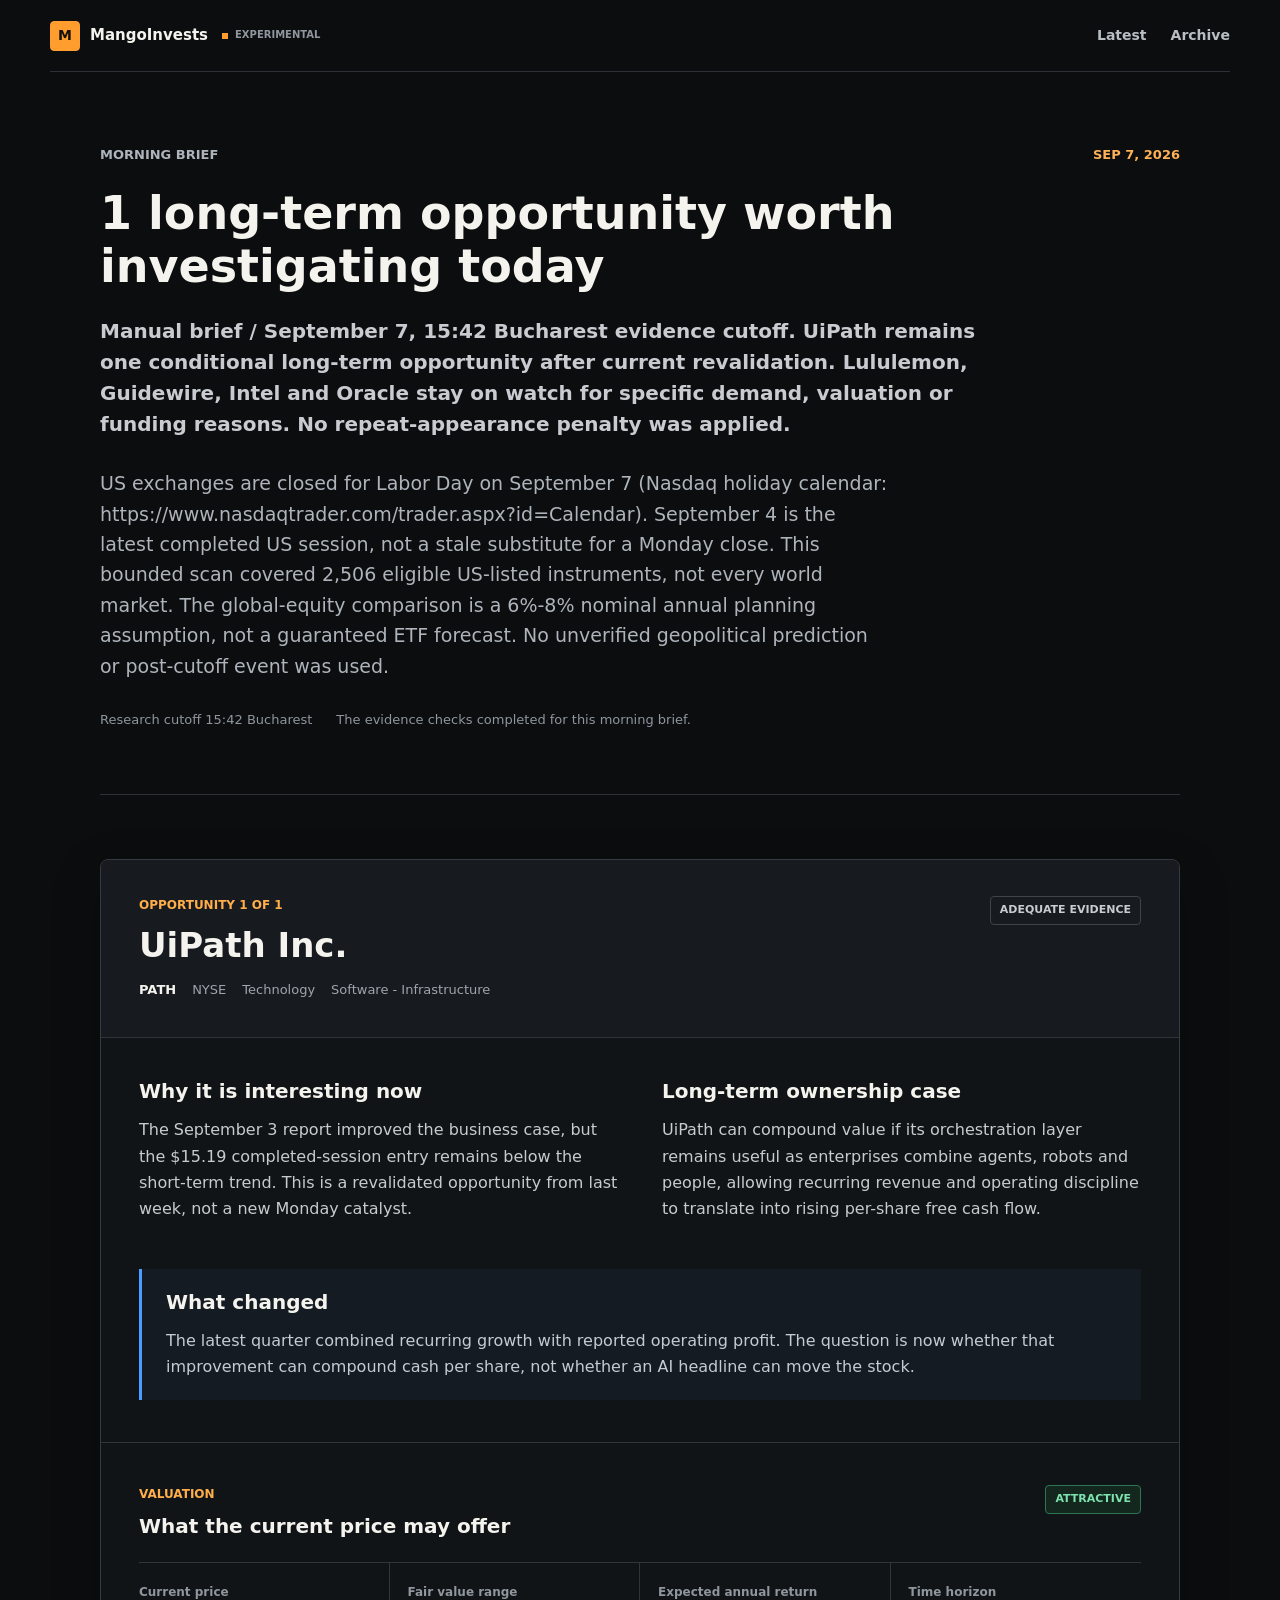
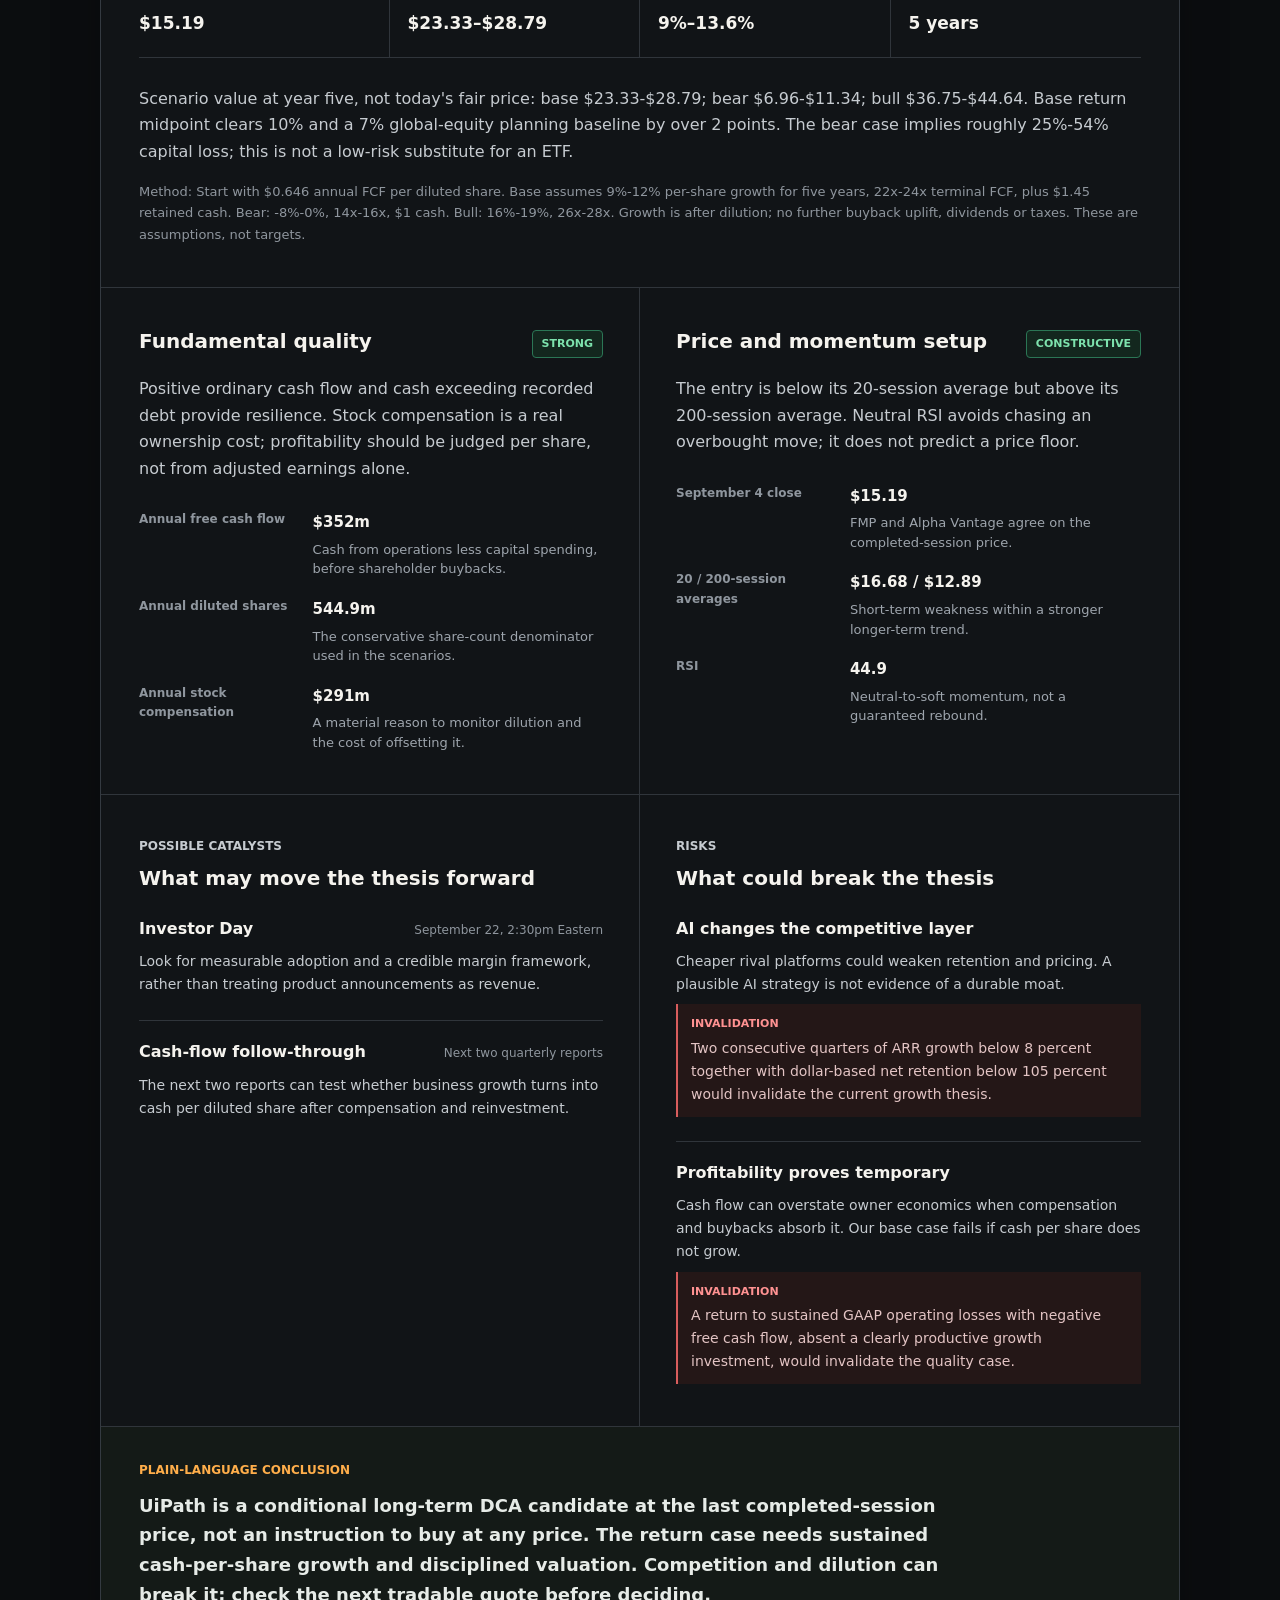
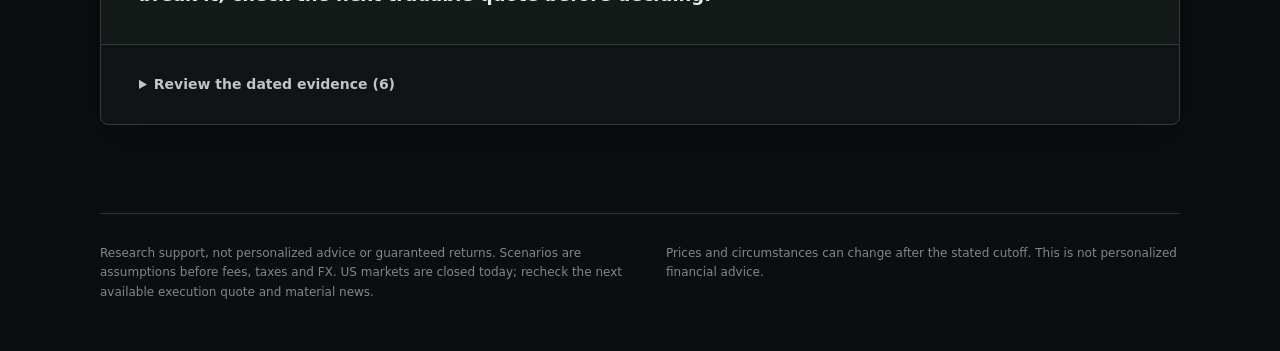
<file: archive/2026-09-07/index.html>
<!doctype html><html lang="en"><head><meta charSet="utf-8"/><meta content="width=device-width, initial-scale=1" name="viewport"/><meta content="MangoInvests long-term morning research for Sep 7, 2026." name="description"/><meta content="#0b0d0f" name="theme-color"/><title>Sep 7, 2026 Morning Brief | MangoInvests</title><link href="../../assets/styles.css" rel="stylesheet"/></head><body><a class="skip-link" href="#main">Skip to main content</a><header class="site-header"><div class="brand-group"><a aria-label="MangoInvests latest brief" class="brand" href="../../latest/"><span aria-hidden="true" class="brand-mark">M</span><span>MangoInvests</span></a><span class="release-status"><span aria-hidden="true"></span>Experimental</span></div><nav aria-label="Public brief"><a href="../../latest/">Latest</a><a href="../">Archive</a></nav></header><main id="main"><header class="brief-intro"><div class="brief-date"><span>Morning brief</span><time dateTime="2026-09-07">Sep 7, 2026</time></div><h1>1 long-term opportunity worth investigating today</h1><p class="intro-summary">Manual brief / September 7, 15:42 Bucharest evidence cutoff. UiPath remains one conditional long-term opportunity after current revalidation. Lululemon, Guidewire, Intel and Oracle stay on watch for specific demand, valuation or funding reasons. No repeat-appearance penalty was applied.</p><p class="market-context">US exchanges are closed for Labor Day on September 7 (Nasdaq holiday calendar: https://www.nasdaqtrader.com/trader.aspx?id=Calendar). September 4 is the latest completed US session, not a stale substitute for a Monday close. This bounded scan covered 2,506 eligible US-listed instruments, not every world market. The global-equity comparison is a 6%-8% nominal annual planning assumption, not a guaranteed ETF forecast. No unverified geopolitical prediction or post-cutoff event was used.</p><div class="run-meta"><span>Research cutoff 15:42 Bucharest</span><span>The evidence checks completed for this morning brief.</span></div></header><section aria-label="Today&#x27;s opportunities" class="opportunity-list"><article class="opportunity"><header class="opportunity-header"><div><p class="section-label">Opportunity 1 of 1</p><h2>UiPath Inc.</h2><p class="company-meta"><strong>PATH</strong><span>NYSE</span><span>Technology</span><span>Software - Infrastructure</span></p></div><p class="evidence-grade grade-adequate">adequate evidence</p></header><div class="lead-grid"><section><h3>Why it is interesting now</h3><p>The September 3 report improved the business case, but the $15.19 completed-session entry remains below the short-term trend. This is a revalidated opportunity from last week, not a new Monday catalyst.</p></section><section><h3>Long-term ownership case</h3><p>UiPath can compound value if its orchestration layer remains useful as enterprises combine agents, robots and people, allowing recurring revenue and operating discipline to translate into rising per-share free cash flow.</p></section><section class="change-note"><h3>What changed</h3><p>The latest quarter combined recurring growth with reported operating profit. The question is now whether that improvement can compound cash per share, not whether an AI headline can move the stock.</p></section></div><section class="valuation-section"><div class="section-heading-row"><div><p class="section-label">Valuation</p><h3>What the current price may offer</h3></div><span class="verdict verdict-attractive">attractive</span></div><dl class="valuation-strip"><div><dt>Current price</dt><dd>$15.19</dd></div><div><dt>Fair value range</dt><dd>$23.33–$28.79</dd></div><div><dt>Expected annual return</dt><dd>9%–13.6%</dd></div><div><dt>Time horizon</dt><dd>5 years</dd></div></dl><p>Scenario value at year five, not today&#x27;s fair price: base $23.33-$28.79; bear $6.96-$11.34; bull $36.75-$44.64. Base return midpoint clears 10% and a 7% global-equity planning baseline by over 2 points. The bear case implies roughly 25%-54% capital loss; this is not a low-risk substitute for an ETF.</p><p class="method">Method: Start with $0.646 annual FCF per diluted share. Base assumes 9%-12% per-share growth for five years, 22x-24x terminal FCF, plus $1.45 retained cash. Bear: -8%-0%, 14x-16x, $1 cash. Bull: 16%-19%, 26x-28x. Growth is after dilution; no further buyback uplift, dividends or taxes. These are assumptions, not targets.</p></section><div class="analysis-grid"><section><div class="section-heading-row compact"><h3>Fundamental quality</h3><span class="verdict verdict-strong">strong</span></div><p>Positive ordinary cash flow and cash exceeding recorded debt provide resilience. Stock compensation is a real ownership cost; profitability should be judged per share, not from adjusted earnings alone.</p><dl class="metric-list"><div><dt>Annual free cash flow</dt><dd><strong>$352m</strong><span>Cash from operations less capital spending, before shareholder buybacks.</span></dd></div><div><dt>Annual diluted shares</dt><dd><strong>544.9m</strong><span>The conservative share-count denominator used in the scenarios.</span></dd></div><div><dt>Annual stock compensation</dt><dd><strong>$291m</strong><span>A material reason to monitor dilution and the cost of offsetting it.</span></dd></div></dl></section><section><div class="section-heading-row compact"><h3>Price and momentum setup</h3><span class="verdict verdict-constructive">constructive</span></div><p>The entry is below its 20-session average but above its 200-session average. Neutral RSI avoids chasing an overbought move; it does not predict a price floor.</p><dl class="metric-list"><div><dt>September 4 close</dt><dd><strong>$15.19</strong><span>FMP and Alpha Vantage agree on the completed-session price.</span></dd></div><div><dt>20 / 200-session averages</dt><dd><strong>$16.68 / $12.89</strong><span>Short-term weakness within a stronger longer-term trend.</span></dd></div><div><dt>RSI</dt><dd><strong>44.9</strong><span>Neutral-to-soft momentum, not a guaranteed rebound.</span></dd></div></dl></section></div><div class="decision-grid"><section><p class="section-label">Possible catalysts</p><h3>What may move the thesis forward</h3><ul class="event-list catalyst-list"><li><div><strong>Investor Day</strong><span>September 22, 2:30pm Eastern</span></div><p>Look for measurable adoption and a credible margin framework, rather than treating product announcements as revenue.</p></li><li><div><strong>Cash-flow follow-through</strong><span>Next two quarterly reports</span></div><p>The next two reports can test whether business growth turns into cash per diluted share after compensation and reinvestment.</p></li></ul></section><section><p class="section-label risk-label">Risks</p><h3>What could break the thesis</h3><ul class="event-list risk-list"><li><strong>AI changes the competitive layer</strong><p>Cheaper rival platforms could weaken retention and pricing. A plausible AI strategy is not evidence of a durable moat.</p><p class="invalidation"><span>Invalidation</span>Two consecutive quarters of ARR growth below 8 percent together with dollar-based net retention below 105 percent would invalidate the current growth thesis.</p></li><li><strong>Profitability proves temporary</strong><p>Cash flow can overstate owner economics when compensation and buybacks absorb it. Our base case fails if cash per share does not grow.</p><p class="invalidation"><span>Invalidation</span>A return to sustained GAAP operating losses with negative free cash flow, absent a clearly productive growth investment, would invalidate the quality case.</p></li></ul></section></div><section class="conclusion"><p class="section-label">Plain-language conclusion</p><p>UiPath is a conditional long-term DCA candidate at the last completed-session price, not an instruction to buy at any price. The return case needs sustained cash-per-share growth and disciplined valuation. Competition and dilution can break it; check the next tradable quote before deciding.</p></section><details class="evidence-ledger"><summary>Review the dated evidence (6)</summary><ol class="evidence-list"><li><div class="evidence-heading"><strong>UiPath September 3 earnings release</strong><span class="freshness freshness-fresh">fresh</span></div><p>Revenue grew 13%, ARR grew 12%, retention was 109%, and GAAP operating income was $32m. The company increased its outlook; first-half ordinary free cash flow was about $159m, versus $148m a year earlier.</p><time dateTime="2026-07-31T23:59:59Z">As of Jul 31, 2026</time></li><li><div class="evidence-heading"><strong>UiPath filing-dated annual cash-flow and balance history</strong><span class="freshness freshness-recent">recent</span></div><p>Fiscal 2026 revenue $1,610.6m, operating income $61.0m, operating cash flow $371.2m and capex $19.0m: ordinary free cash flow $352.2m. Cash $871.2m versus vendor total debt including leases $81.2m.</p><time dateTime="2026-01-31T23:59:59Z">As of Jan 31, 2026</time></li><li><div class="evidence-heading"><a href="https://ir.uipath.com/financials/sec-filings/content/0001734722-26-000012/path-20260131.htm" rel="noreferrer" target="_blank">UiPath fiscal 2026 SEC 10-K, issuer-hosted copy<span class="external" aria-hidden="true">↗</span></a><span class="freshness freshness-recent">recent</span></div><p>Annual diluted shares were 544.86m and stock compensation was $290.7m. The filing identifies AI competition and pricing pressure. Annual cash-flow figures match the FMP statement packet.</p><time dateTime="2026-01-31T23:59:59Z">As of Jan 31, 2026</time></li><li><div class="evidence-heading"><strong>UiPath Investor Day announcement</strong><span class="freshness freshness-fresh">fresh</span></div><p>Investor Day was announced for September 22, 2026 at 2:30pm Eastern. The event is confirmed; any improvement in economics is not.</p><time dateTime="2026-08-25T12:30:00Z">As of Aug 25, 2026</time></li><li><div class="evidence-heading"><strong>PATH September 4 close and calculated trends</strong><span class="freshness freshness-fresh">fresh</span></div><p>Completed-session close $15.19; 20/50/200-session averages $16.68/$13.89/$12.89; RSI 44.9. Collection occurred 2026-09-07T12:46:59Z.</p><time dateTime="2026-09-04T20:00:00Z">As of Sep 4, 2026</time></li><li><div class="evidence-heading"><strong>PATH independent dated close</strong><span class="freshness freshness-fresh">fresh</span></div><p>Alpha Vantage returned the same September 4 close of $15.19. Both dated closes agree; this is not a live execution quote.</p><time dateTime="2026-09-04T20:00:00Z">As of Sep 4, 2026</time></li></ol></details></article></section></main><footer class="site-footer"><p>Research support, not personalized advice or guaranteed returns. Scenarios are assumptions before fees, taxes and FX. US markets are closed today; recheck the next available execution quote and material news.</p><p>Prices and circumstances can change after the stated cutoff. This is not personalized financial advice.</p></footer></body></html>
</file>
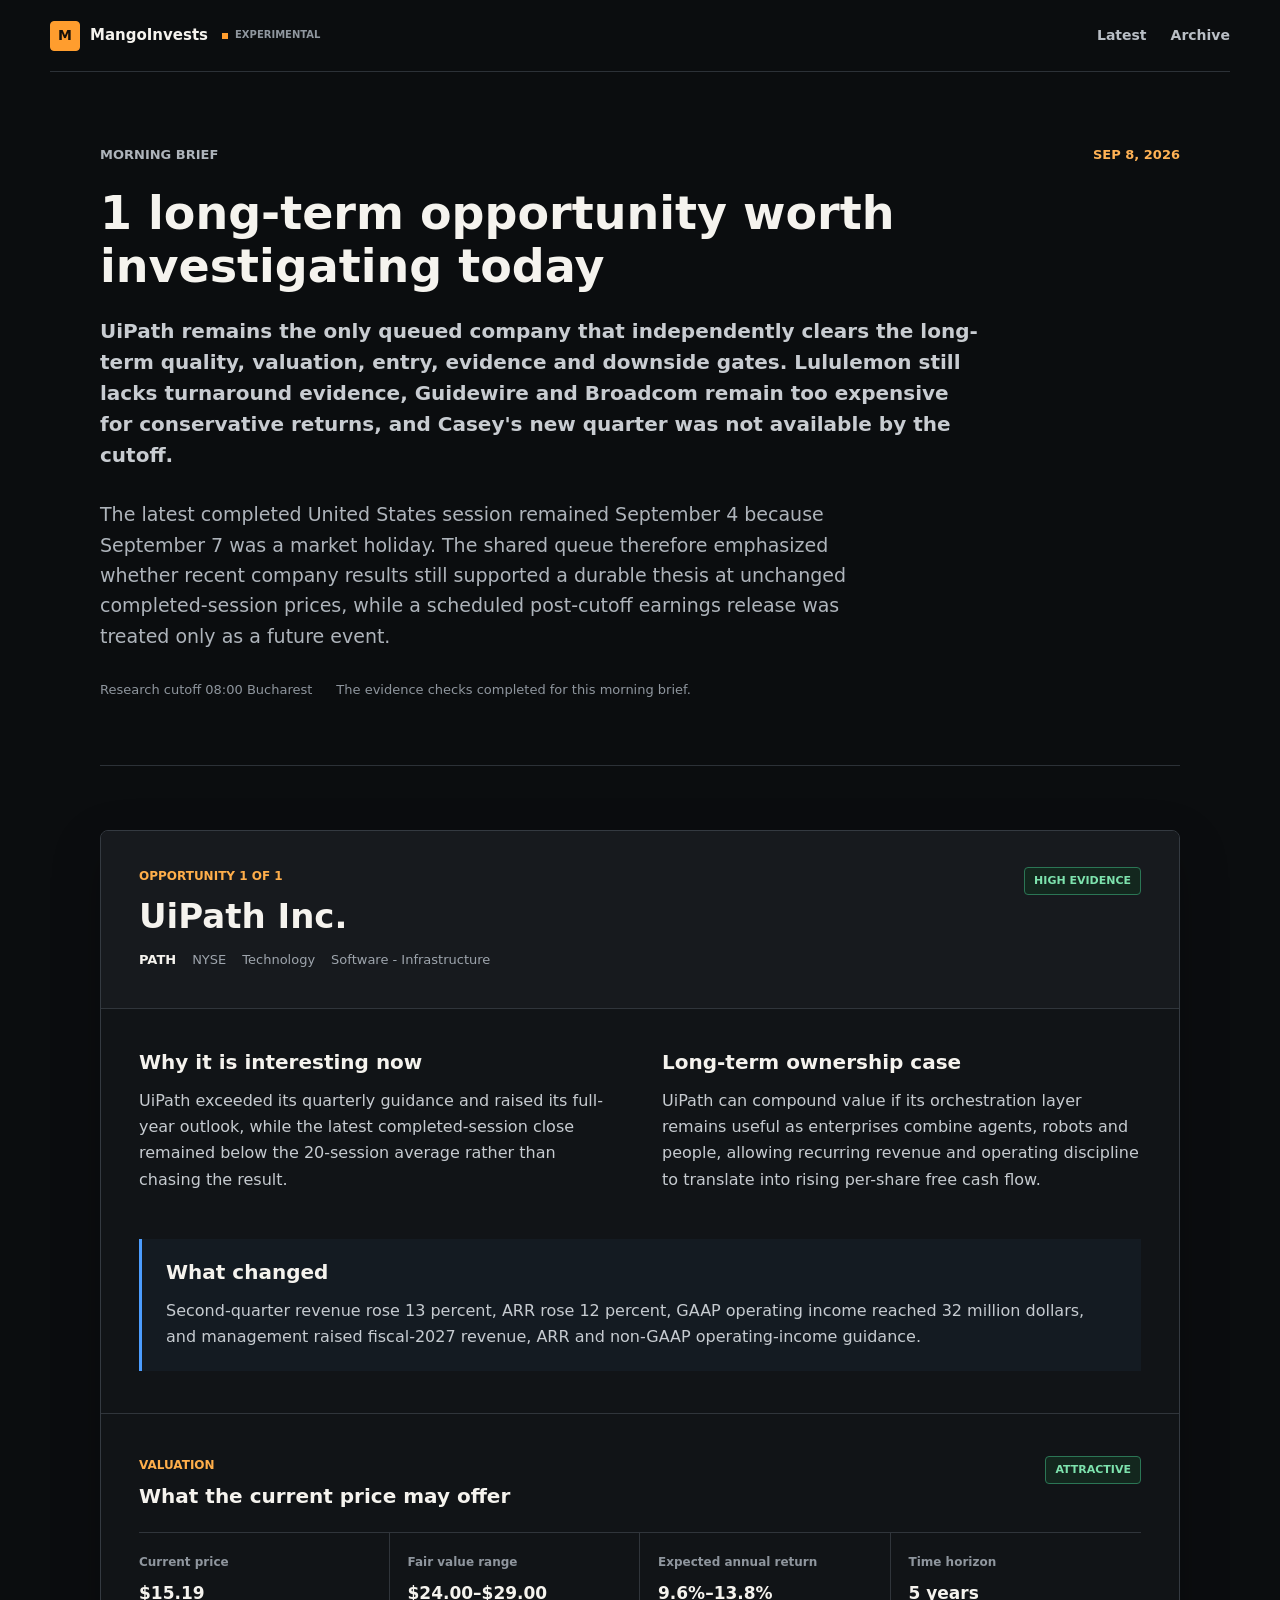
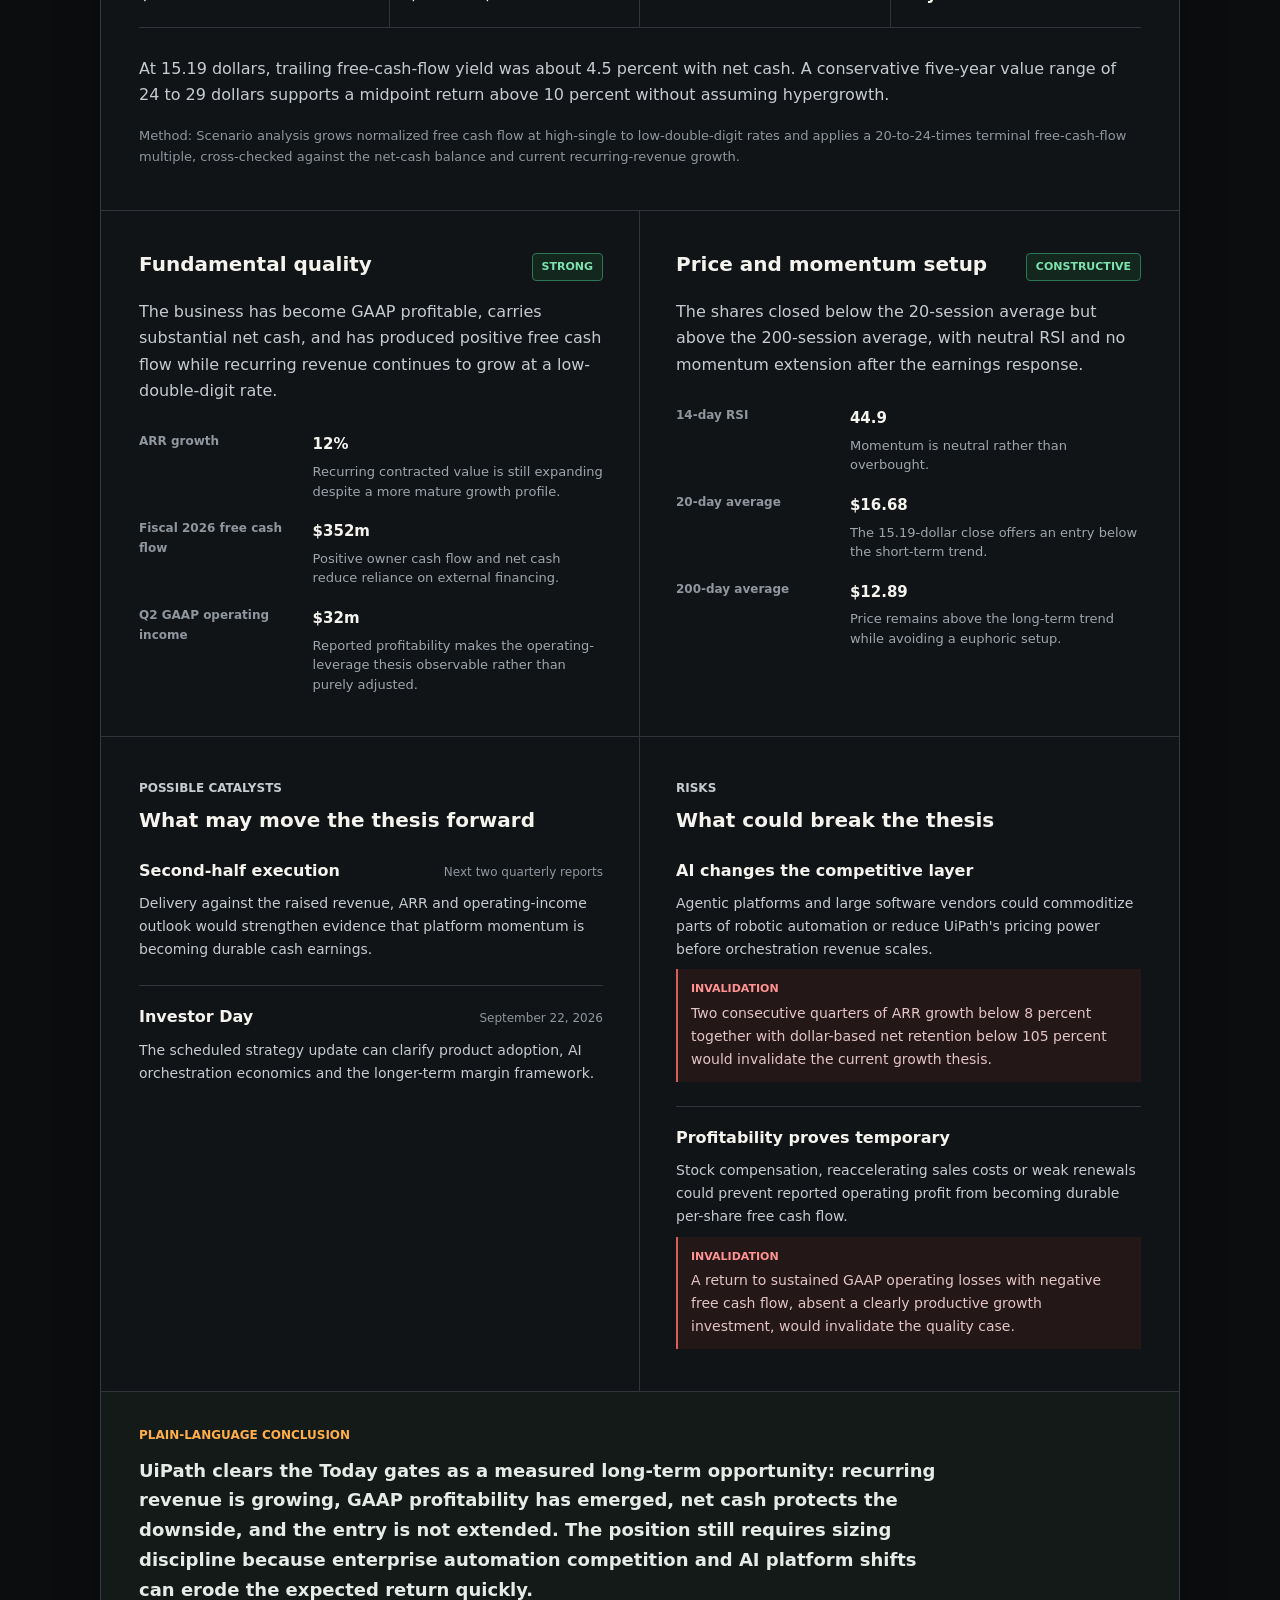
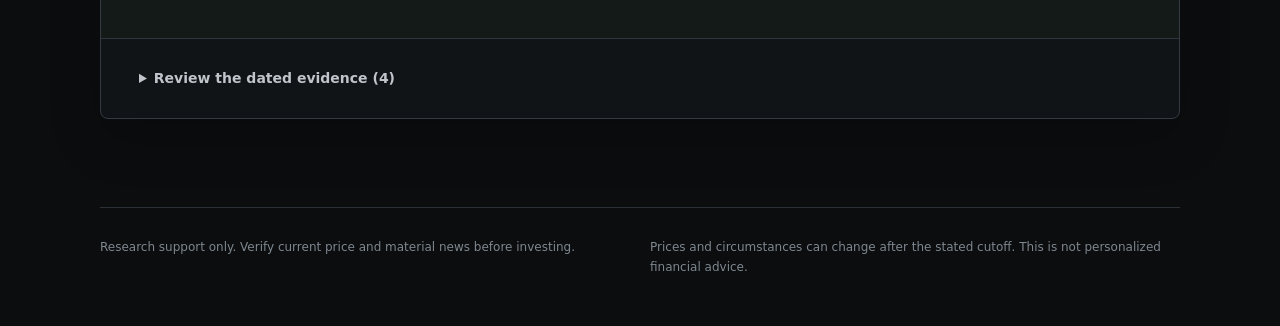
<file: archive/2026-09-08/index.html>
<!doctype html><html lang="en"><head><meta charSet="utf-8"/><meta content="width=device-width, initial-scale=1" name="viewport"/><meta content="MangoInvests long-term morning research for Sep 8, 2026." name="description"/><meta content="#0b0d0f" name="theme-color"/><title>Sep 8, 2026 Morning Brief | MangoInvests</title><link href="../../assets/styles.css" rel="stylesheet"/></head><body><a class="skip-link" href="#main">Skip to main content</a><header class="site-header"><div class="brand-group"><a aria-label="MangoInvests latest brief" class="brand" href="../../latest/"><span aria-hidden="true" class="brand-mark">M</span><span>MangoInvests</span></a><span class="release-status"><span aria-hidden="true"></span>Experimental</span></div><nav aria-label="Public brief"><a href="../../latest/">Latest</a><a href="../">Archive</a></nav></header><main id="main"><header class="brief-intro"><div class="brief-date"><span>Morning brief</span><time dateTime="2026-09-08">Sep 8, 2026</time></div><h1>1 long-term opportunity worth investigating today</h1><p class="intro-summary">UiPath remains the only queued company that independently clears the long-term quality, valuation, entry, evidence and downside gates. Lululemon still lacks turnaround evidence, Guidewire and Broadcom remain too expensive for conservative returns, and Casey&#x27;s new quarter was not available by the cutoff.</p><p class="market-context">The latest completed United States session remained September 4 because September 7 was a market holiday. The shared queue therefore emphasized whether recent company results still supported a durable thesis at unchanged completed-session prices, while a scheduled post-cutoff earnings release was treated only as a future event.</p><div class="run-meta"><span>Research cutoff 08:00 Bucharest</span><span>The evidence checks completed for this morning brief.</span></div></header><section aria-label="Today&#x27;s opportunities" class="opportunity-list"><article class="opportunity"><header class="opportunity-header"><div><p class="section-label">Opportunity 1 of 1</p><h2>UiPath Inc.</h2><p class="company-meta"><strong>PATH</strong><span>NYSE</span><span>Technology</span><span>Software - Infrastructure</span></p></div><p class="evidence-grade grade-high">high evidence</p></header><div class="lead-grid"><section><h3>Why it is interesting now</h3><p>UiPath exceeded its quarterly guidance and raised its full-year outlook, while the latest completed-session close remained below the 20-session average rather than chasing the result.</p></section><section><h3>Long-term ownership case</h3><p>UiPath can compound value if its orchestration layer remains useful as enterprises combine agents, robots and people, allowing recurring revenue and operating discipline to translate into rising per-share free cash flow.</p></section><section class="change-note"><h3>What changed</h3><p>Second-quarter revenue rose 13 percent, ARR rose 12 percent, GAAP operating income reached 32 million dollars, and management raised fiscal-2027 revenue, ARR and non-GAAP operating-income guidance.</p></section></div><section class="valuation-section"><div class="section-heading-row"><div><p class="section-label">Valuation</p><h3>What the current price may offer</h3></div><span class="verdict verdict-attractive">attractive</span></div><dl class="valuation-strip"><div><dt>Current price</dt><dd>$15.19</dd></div><div><dt>Fair value range</dt><dd>$24.00–$29.00</dd></div><div><dt>Expected annual return</dt><dd>9.6%–13.8%</dd></div><div><dt>Time horizon</dt><dd>5 years</dd></div></dl><p>At 15.19 dollars, trailing free-cash-flow yield was about 4.5 percent with net cash. A conservative five-year value range of 24 to 29 dollars supports a midpoint return above 10 percent without assuming hypergrowth.</p><p class="method">Method: Scenario analysis grows normalized free cash flow at high-single to low-double-digit rates and applies a 20-to-24-times terminal free-cash-flow multiple, cross-checked against the net-cash balance and current recurring-revenue growth.</p></section><div class="analysis-grid"><section><div class="section-heading-row compact"><h3>Fundamental quality</h3><span class="verdict verdict-strong">strong</span></div><p>The business has become GAAP profitable, carries substantial net cash, and has produced positive free cash flow while recurring revenue continues to grow at a low-double-digit rate.</p><dl class="metric-list"><div><dt>ARR growth</dt><dd><strong>12%</strong><span>Recurring contracted value is still expanding despite a more mature growth profile.</span></dd></div><div><dt>Fiscal 2026 free cash flow</dt><dd><strong>$352m</strong><span>Positive owner cash flow and net cash reduce reliance on external financing.</span></dd></div><div><dt>Q2 GAAP operating income</dt><dd><strong>$32m</strong><span>Reported profitability makes the operating-leverage thesis observable rather than purely adjusted.</span></dd></div></dl></section><section><div class="section-heading-row compact"><h3>Price and momentum setup</h3><span class="verdict verdict-constructive">constructive</span></div><p>The shares closed below the 20-session average but above the 200-session average, with neutral RSI and no momentum extension after the earnings response.</p><dl class="metric-list"><div><dt>14-day RSI</dt><dd><strong>44.9</strong><span>Momentum is neutral rather than overbought.</span></dd></div><div><dt>20-day average</dt><dd><strong>$16.68</strong><span>The 15.19-dollar close offers an entry below the short-term trend.</span></dd></div><div><dt>200-day average</dt><dd><strong>$12.89</strong><span>Price remains above the long-term trend while avoiding a euphoric setup.</span></dd></div></dl></section></div><div class="decision-grid"><section><p class="section-label">Possible catalysts</p><h3>What may move the thesis forward</h3><ul class="event-list catalyst-list"><li><div><strong>Second-half execution</strong><span>Next two quarterly reports</span></div><p>Delivery against the raised revenue, ARR and operating-income outlook would strengthen evidence that platform momentum is becoming durable cash earnings.</p></li><li><div><strong>Investor Day</strong><span>September 22, 2026</span></div><p>The scheduled strategy update can clarify product adoption, AI orchestration economics and the longer-term margin framework.</p></li></ul></section><section><p class="section-label risk-label">Risks</p><h3>What could break the thesis</h3><ul class="event-list risk-list"><li><strong>AI changes the competitive layer</strong><p>Agentic platforms and large software vendors could commoditize parts of robotic automation or reduce UiPath&#x27;s pricing power before orchestration revenue scales.</p><p class="invalidation"><span>Invalidation</span>Two consecutive quarters of ARR growth below 8 percent together with dollar-based net retention below 105 percent would invalidate the current growth thesis.</p></li><li><strong>Profitability proves temporary</strong><p>Stock compensation, reaccelerating sales costs or weak renewals could prevent reported operating profit from becoming durable per-share free cash flow.</p><p class="invalidation"><span>Invalidation</span>A return to sustained GAAP operating losses with negative free cash flow, absent a clearly productive growth investment, would invalidate the quality case.</p></li></ul></section></div><section class="conclusion"><p class="section-label">Plain-language conclusion</p><p>UiPath clears the Today gates as a measured long-term opportunity: recurring revenue is growing, GAAP profitability has emerged, net cash protects the downside, and the entry is not extended. The position still requires sizing discipline because enterprise automation competition and AI platform shifts can erode the expected return quickly.</p></section><details class="evidence-ledger"><summary>Review the dated evidence (4)</summary><ol class="evidence-list"><li><div class="evidence-heading"><strong>UiPath fiscal second-quarter 2027 results</strong><span class="freshness freshness-fresh">fresh</span></div><p>UiPath reported 13 percent revenue growth, 12 percent ARR growth, GAAP operating profit and raised full-year revenue, ARR and non-GAAP operating-income guidance.</p><time dateTime="2026-07-31T23:59:59Z">As of Jul 31, 2026</time></li><li><div class="evidence-heading"><strong>UiPath completed-session price and technical packet</strong><span class="freshness freshness-fresh">fresh</span></div><p>UiPath closed at 15.19 dollars; RSI was 44.9, the 20-session average was 16.68 and the 200-session average was 12.89.</p><time dateTime="2026-09-04T20:00:00Z">As of Sep 4, 2026</time></li><li><div class="evidence-heading"><strong>UiPath filing-dated annual financial history</strong><span class="freshness freshness-recent">recent</span></div><p>Fiscal 2026 revenue was 1.61 billion dollars, free cash flow was 352 million dollars, cash was 871 million dollars and debt was 81 million dollars.</p><time dateTime="2026-01-31T23:59:59Z">As of Jan 31, 2026</time></li><li><div class="evidence-heading"><a href="https://www.sec.gov/Archives/edgar/data/1734722/000173472226000030/uipathinc_arx2026xflat.pdf" rel="noreferrer" target="_blank">UiPath fiscal 2026 annual report<span class="external" aria-hidden="true">↗</span></a><span class="freshness freshness-recent">recent</span></div><p>UiPath identifies customer retention, competition, disruptive AI technologies, third-party cloud and model reliance, and sustained profitability as material risks.</p><time dateTime="2026-01-31T23:59:59Z">As of Jan 31, 2026</time></li></ol></details></article></section></main><footer class="site-footer"><p>Research support only. Verify current price and material news before investing.</p><p>Prices and circumstances can change after the stated cutoff. This is not personalized financial advice.</p></footer></body></html>
</file>
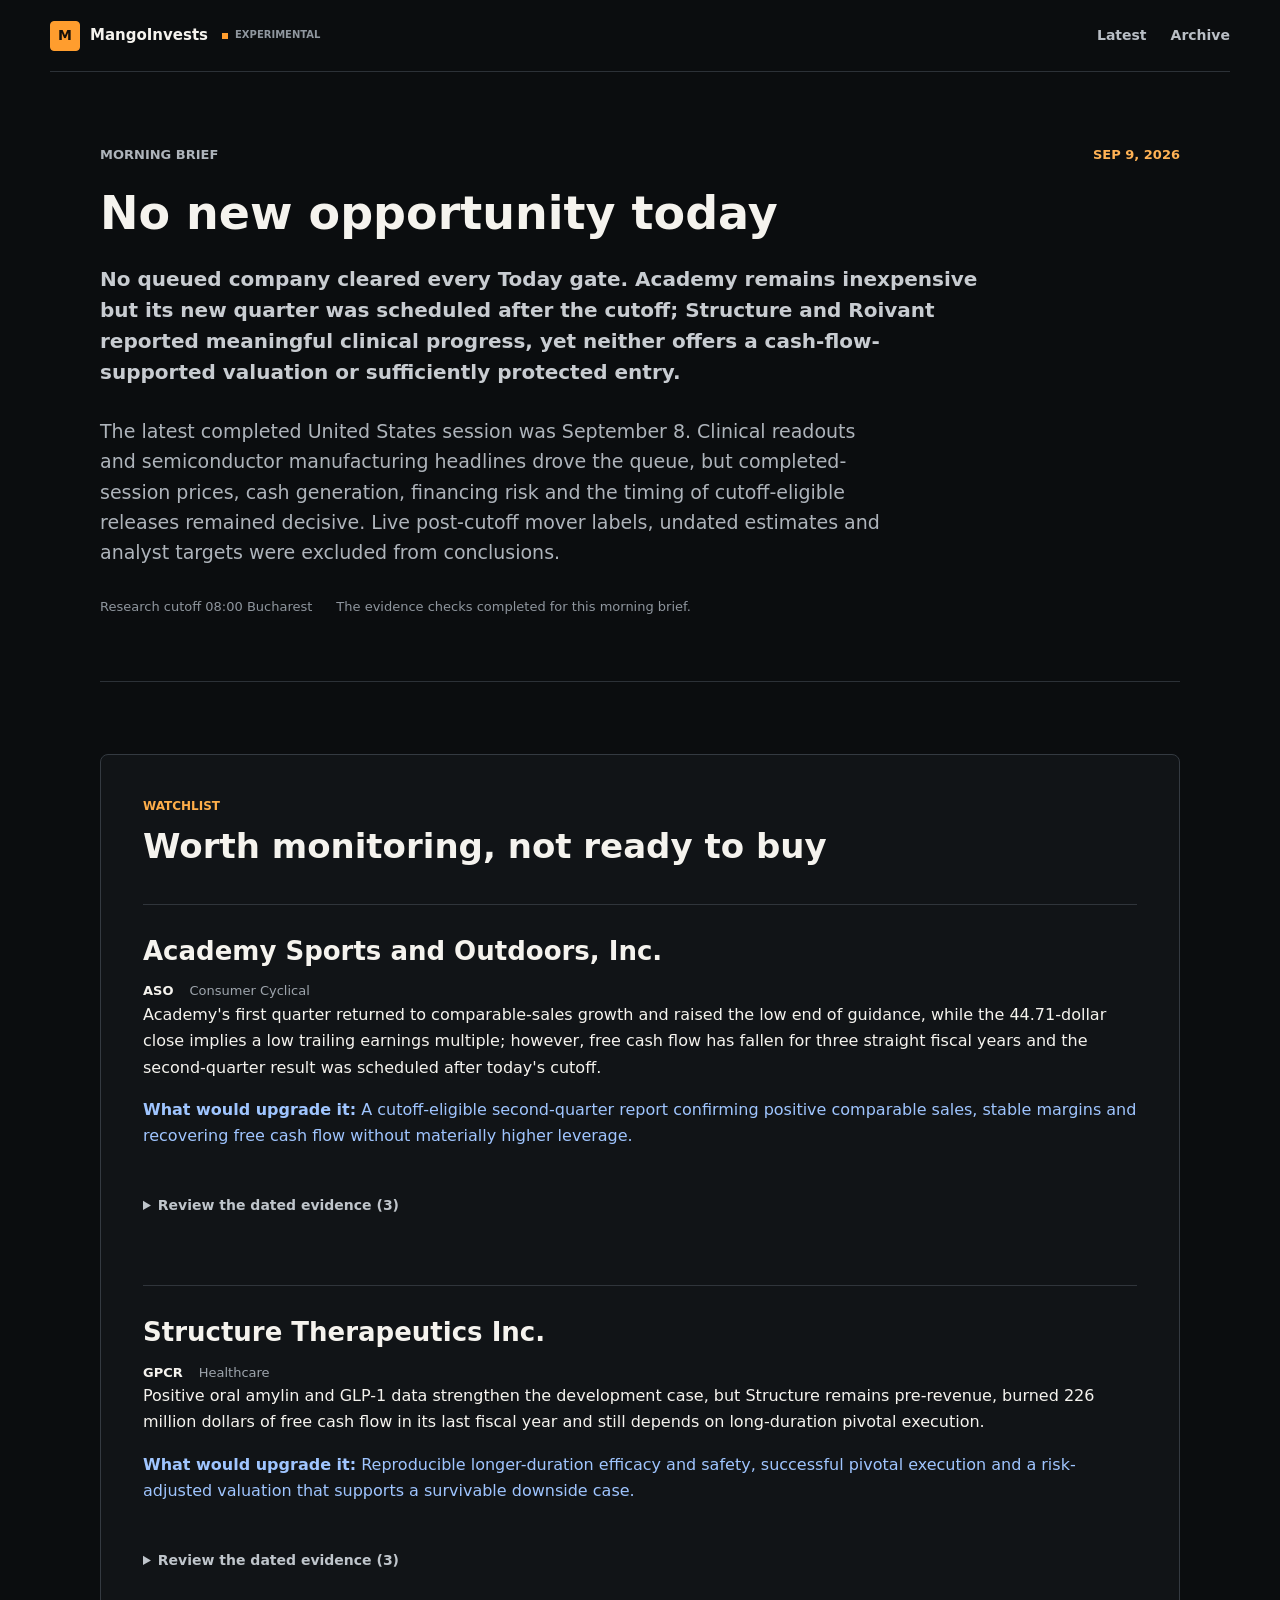
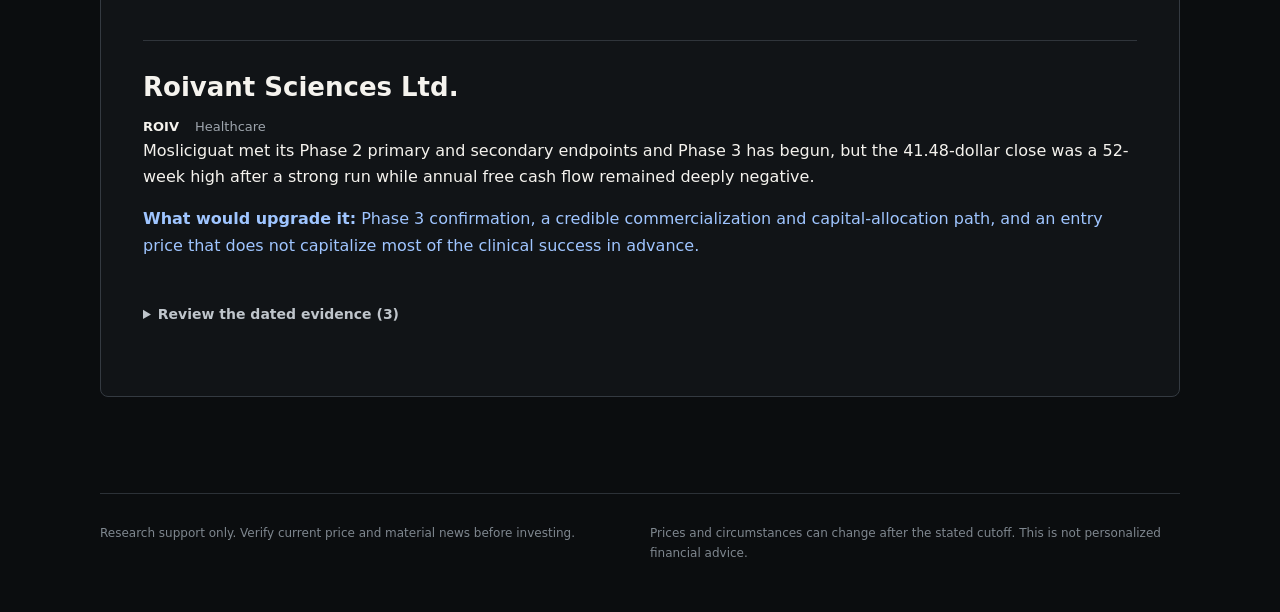
<file: archive/2026-09-09/index.html>
<!doctype html><html lang="en"><head><meta charSet="utf-8"/><meta content="width=device-width, initial-scale=1" name="viewport"/><meta content="MangoInvests long-term morning research for Sep 9, 2026." name="description"/><meta content="#0b0d0f" name="theme-color"/><title>Sep 9, 2026 Morning Brief | MangoInvests</title><link href="../../assets/styles.css" rel="stylesheet"/></head><body><a class="skip-link" href="#main">Skip to main content</a><header class="site-header"><div class="brand-group"><a aria-label="MangoInvests latest brief" class="brand" href="../../latest/"><span aria-hidden="true" class="brand-mark">M</span><span>MangoInvests</span></a><span class="release-status"><span aria-hidden="true"></span>Experimental</span></div><nav aria-label="Public brief"><a href="../../latest/">Latest</a><a href="../">Archive</a></nav></header><main id="main"><header class="brief-intro"><div class="brief-date"><span>Morning brief</span><time dateTime="2026-09-09">Sep 9, 2026</time></div><h1>No new opportunity today</h1><p class="intro-summary">No queued company cleared every Today gate. Academy remains inexpensive but its new quarter was scheduled after the cutoff; Structure and Roivant reported meaningful clinical progress, yet neither offers a cash-flow-supported valuation or sufficiently protected entry.</p><p class="market-context">The latest completed United States session was September 8. Clinical readouts and semiconductor manufacturing headlines drove the queue, but completed-session prices, cash generation, financing risk and the timing of cutoff-eligible releases remained decisive. Live post-cutoff mover labels, undated estimates and analyst targets were excluded from conclusions.</p><div class="run-meta"><span>Research cutoff 08:00 Bucharest</span><span>The evidence checks completed for this morning brief.</span></div></header><section class="outcome-block" aria-labelledby="watch-title"><p class="section-label">Watchlist</p><h2 id="watch-title">Worth monitoring, not ready to buy</h2><div class="watch-list"><article><h3>Academy Sports and Outdoors, Inc.</h3><p class="company-meta"><strong>ASO</strong><span>Consumer Cyclical</span></p><p>Academy&#x27;s first quarter returned to comparable-sales growth and raised the low end of guidance, while the 44.71-dollar close implies a low trailing earnings multiple; however, free cash flow has fallen for three straight fiscal years and the second-quarter result was scheduled after today&#x27;s cutoff.</p><p class="upgrade"><strong>What would upgrade it:</strong> A cutoff-eligible second-quarter report confirming positive comparable sales, stable margins and recovering free cash flow without materially higher leverage.</p><details class="evidence-ledger"><summary>Review the dated evidence (3)</summary><ol class="evidence-list"><li><div class="evidence-heading"><strong>Academy first-quarter fiscal 2026 results</strong><span class="freshness freshness-recent">recent</span></div><p>First-quarter sales rose 6.7 percent, comparable sales rose 2.9 percent, adjusted EPS rose 22.4 percent and management raised the low end of full-year guidance.</p><time dateTime="2026-05-02T23:59:59Z">As of May 2, 2026</time></li><li><div class="evidence-heading"><strong>Academy filing-dated annual financial history</strong><span class="freshness freshness-recent">recent</span></div><p>Fiscal 2025 revenue was 6.05 billion dollars, free cash flow was 222 million dollars, cash was 330 million dollars and total debt was 1.89 billion dollars.</p><time dateTime="2026-01-31T23:59:59Z">As of Jan 31, 2026</time></li><li><div class="evidence-heading"><strong>Academy completed-session price and technical packet</strong><span class="freshness freshness-fresh">fresh</span></div><p>Academy closed at 44.71 dollars, about 27 percent below its 52-week high, with trailing P/E near 7.7 and RSI near 39.9.</p><time dateTime="2026-09-08T20:00:00Z">As of Sep 8, 2026</time></li></ol></details></article><article><h3>Structure Therapeutics Inc.</h3><p class="company-meta"><strong>GPCR</strong><span>Healthcare</span></p><p>Positive oral amylin and GLP-1 data strengthen the development case, but Structure remains pre-revenue, burned 226 million dollars of free cash flow in its last fiscal year and still depends on long-duration pivotal execution.</p><p class="upgrade"><strong>What would upgrade it:</strong> Reproducible longer-duration efficacy and safety, successful pivotal execution and a risk-adjusted valuation that supports a survivable downside case.</p><details class="evidence-ledger"><summary>Review the dated evidence (3)</summary><ol class="evidence-list"><li><div class="evidence-heading"><strong>Structure oral amylin and GLP-1 clinical update</strong><span class="freshness freshness-fresh">fresh</span></div><p>Structure reported a roughly six-day half-life and early weight-loss signal for ACCG-2671 plus 16.2 percent mean weight loss at 72 weeks for aleniglipron, while Phase 3 results remain expected in 2028.</p><time dateTime="2026-09-08T12:00:00Z">As of Sep 8, 2026</time></li><li><div class="evidence-heading"><strong>Structure filing-dated annual financial history</strong><span class="freshness freshness-recent">recent</span></div><p>Structure reported no annual revenue, negative 226 million dollars of free cash flow, 800 million dollars of cash and 6 million dollars of debt.</p><time dateTime="2025-12-31T23:59:59Z">As of Dec 31, 2025</time></li><li><div class="evidence-heading"><strong>Structure completed-session price and technical packet</strong><span class="freshness freshness-fresh">fresh</span></div><p>Structure closed at 40.38 dollars, about 57 percent below its 52-week high, after a 25 percent 20-session decline with RSI near 17.</p><time dateTime="2026-09-08T20:00:00Z">As of Sep 8, 2026</time></li></ol></details></article><article><h3>Roivant Sciences Ltd.</h3><p class="company-meta"><strong>ROIV</strong><span>Healthcare</span></p><p>Mosliciguat met its Phase 2 primary and secondary endpoints and Phase 3 has begun, but the 41.48-dollar close was a 52-week high after a strong run while annual free cash flow remained deeply negative.</p><p class="upgrade"><strong>What would upgrade it:</strong> Phase 3 confirmation, a credible commercialization and capital-allocation path, and an entry price that does not capitalize most of the clinical success in advance.</p><details class="evidence-ledger"><summary>Review the dated evidence (3)</summary><ol class="evidence-list"><li><div class="evidence-heading"><strong>Roivant PHocus Phase 2 results</strong><span class="freshness freshness-fresh">fresh</span></div><p>PHocus met its primary PVR endpoint and secondary six-minute-walk and NT-proBNP endpoints; Roivant also initiated the Phase 3 PHrontier study.</p><time dateTime="2026-09-08T10:00:00Z">As of Sep 8, 2026</time></li><li><div class="evidence-heading"><strong>Roivant filing-dated annual financial history</strong><span class="freshness freshness-recent">recent</span></div><p>Roivant reported 8 million dollars of annual revenue, negative 759 million dollars of free cash flow, 1.42 billion dollars of cash and 107 million dollars of debt.</p><time dateTime="2026-03-31T23:59:59Z">As of Mar 31, 2026</time></li><li><div class="evidence-heading"><strong>Roivant completed-session price and technical packet</strong><span class="freshness freshness-fresh">fresh</span></div><p>Roivant closed at 41.48 dollars at its 52-week high, 15.9 percent above its 20-session starting level and roughly 45 percent above its 200-session average.</p><time dateTime="2026-09-08T20:00:00Z">As of Sep 8, 2026</time></li></ol></details></article></div></section></main><footer class="site-footer"><p>Research support only. Verify current price and material news before investing.</p><p>Prices and circumstances can change after the stated cutoff. This is not personalized financial advice.</p></footer></body></html>
</file>
<file: assets/styles.css>
:root {
  color-scheme: dark;
  font-family:
    Inter,
    ui-sans-serif,
    system-ui,
    -apple-system,
    BlinkMacSystemFont,
    "Segoe UI",
    sans-serif;
  background: #0b0d0f;
  color: #f5f3ee;
  font-synthesis: none;
}

* {
  box-sizing: border-box;
}

html {
  background: #0b0d0f;
  scroll-behavior: smooth;
}

body {
  min-width: 320px;
  margin: 0;
  background: #0b0d0f;
  color: #f5f3ee;
  font-size: 16px;
  line-height: 1.65;
}

a {
  color: inherit;
  text-underline-offset: 0.2em;
}

a:hover {
  color: #ffb255;
}

a:focus-visible,
summary:focus-visible {
  outline: 3px solid #58a6ff;
  outline-offset: 4px;
}

.skip-link {
  position: fixed;
  z-index: 10;
  top: 12px;
  left: 12px;
  padding: 10px 14px;
  transform: translateY(-160%);
  border-radius: 4px;
  background: #f5f3ee;
  color: #0b0d0f;
}

.skip-link:focus {
  transform: translateY(0);
}

.site-header {
  display: flex;
  width: min(1180px, calc(100% - 48px));
  min-height: 72px;
  margin: 0 auto;
  align-items: center;
  justify-content: space-between;
  border-bottom: 1px solid #2c3137;
}

.brand {
  display: inline-flex;
  align-items: center;
  gap: 10px;
  color: #f5f3ee;
  font-size: 15px;
  font-weight: 760;
  text-decoration: none;
}

.brand-group {
  display: inline-flex;
  align-items: center;
  gap: 14px;
}

.release-status {
  display: inline-flex;
  align-items: center;
  gap: 7px;
  color: #8f969e;
  font-size: 10px;
  font-weight: 700;
  text-transform: uppercase;
  white-space: nowrap;
}

.release-status > span {
  width: 6px;
  height: 6px;
  background: #ff9d2e;
}

.brand-mark {
  display: inline-grid;
  width: 30px;
  height: 30px;
  place-items: center;
  border: 1px solid #ff9d2e;
  border-radius: 4px;
  background: #ff9d2e;
  color: #16100a;
  font-size: 14px;
  font-weight: 850;
}

nav {
  display: flex;
  gap: 24px;
}

nav a {
  color: #b9bec5;
  font-size: 14px;
  font-weight: 650;
  text-decoration: none;
}

main,
.site-footer {
  width: min(1080px, calc(100% - 48px));
  margin-inline: auto;
}

.brief-intro {
  padding: 72px 0 64px;
  border-bottom: 1px solid #2c3137;
}

.brief-date {
  display: flex;
  margin-bottom: 22px;
  align-items: baseline;
  justify-content: space-between;
  gap: 20px;
  color: #aeb4bb;
  font-size: 13px;
  font-weight: 700;
  text-transform: uppercase;
}

.brief-date time {
  color: #ffb255;
}

h1,
h2,
h3,
p {
  margin-top: 0;
}

h1,
h2,
h3 {
  line-height: 1.14;
}

h1 {
  max-width: 900px;
  margin-bottom: 24px;
  font-size: 46px;
  font-weight: 710;
}

h2 {
  font-size: 34px;
  font-weight: 720;
}

h3 {
  margin-bottom: 14px;
  font-size: 20px;
  font-weight: 720;
}

.intro-summary,
.market-context {
  max-width: 790px;
  margin-bottom: 28px;
  color: #c8ccd1;
}

.intro-summary {
  max-width: 880px;
  font-size: 20px;
  font-weight: 580;
  line-height: 1.55;
}

.market-context {
  color: #aeb4bb;
  font-size: 19px;
  line-height: 1.6;
}

.run-meta {
  display: flex;
  flex-wrap: wrap;
  gap: 10px 24px;
  color: #8f969e;
  font-size: 13px;
}

.opportunity-list {
  display: grid;
  gap: 80px;
  padding: 64px 0 88px;
}

.opportunity {
  overflow: hidden;
  border: 1px solid #343a41;
  border-radius: 8px;
  background: #111417;
  box-shadow: 0 18px 50px rgb(0 0 0 / 22%);
}

.opportunity-header,
.lead-grid,
.valuation-section,
.analysis-grid,
.decision-grid,
.conclusion,
.evidence-ledger {
  padding-inline: 38px;
}

.opportunity-header {
  display: flex;
  min-height: 178px;
  padding-top: 36px;
  padding-bottom: 34px;
  align-items: flex-start;
  justify-content: space-between;
  gap: 28px;
  border-bottom: 1px solid #30353b;
  background: #171a1e;
}

.opportunity-header h2 {
  margin-bottom: 14px;
}

.section-label {
  margin-bottom: 10px;
  color: #ffae4a;
  font-size: 12px;
  font-weight: 800;
  text-transform: uppercase;
}

.company-meta {
  display: flex;
  flex-wrap: wrap;
  gap: 8px 16px;
  margin-bottom: 0;
  color: #9ea5ad;
  font-size: 13px;
}

.company-meta strong {
  color: #f5f3ee;
}

.evidence-grade,
.verdict,
.freshness {
  display: inline-flex;
  min-height: 28px;
  padding: 4px 9px;
  align-items: center;
  border: 1px solid #3d444c;
  border-radius: 4px;
  color: #c8ccd1;
  font-size: 11px;
  font-weight: 800;
  text-transform: uppercase;
  white-space: nowrap;
}

.grade-high,
.verdict-excellent,
.verdict-strong,
.verdict-cheap,
.verdict-attractive,
.verdict-constructive,
.freshness-fresh {
  border-color: #2b7655;
  background: #13271e;
  color: #7de2ad;
}

.grade-mixed,
.verdict-mixed,
.verdict-fair,
.verdict-neutral,
.verdict-extended,
.freshness-recent {
  border-color: #7c652a;
  background: #292312;
  color: #f1cf72;
}

.verdict-weak,
.verdict-expensive,
.freshness-aged {
  border-color: #7f3b3b;
  background: #2a1717;
  color: #ff9494;
}

.lead-grid {
  display: grid;
  grid-template-columns: repeat(2, minmax(0, 1fr));
  padding-top: 42px;
  padding-bottom: 42px;
  gap: 30px 44px;
  border-bottom: 1px solid #30353b;
}

.lead-grid section {
  min-width: 0;
}

.lead-grid p,
.valuation-section > p,
.analysis-grid > section > p,
.decision-grid p {
  color: #c6cbd0;
}

.change-note {
  grid-column: 1 / -1;
  padding: 22px 24px 4px;
  border-left: 3px solid #4c9dff;
  background: #141b22;
}

.valuation-section {
  padding-top: 42px;
  padding-bottom: 42px;
  border-bottom: 1px solid #30353b;
}

.section-heading-row {
  display: flex;
  margin-bottom: 24px;
  align-items: flex-start;
  justify-content: space-between;
  gap: 24px;
}

.section-heading-row h3 {
  margin-bottom: 0;
}

.section-heading-row.compact {
  margin-bottom: 18px;
}

.valuation-strip {
  display: grid;
  grid-template-columns: repeat(4, minmax(0, 1fr));
  margin: 0 0 28px;
  border-block: 1px solid #30353b;
}

.valuation-strip div {
  min-width: 0;
  padding: 20px 18px;
  border-right: 1px solid #30353b;
}

.valuation-strip div:first-child {
  padding-left: 0;
}

.valuation-strip div:last-child {
  border-right: 0;
}

.valuation-strip dt,
.metric-list dt {
  margin-bottom: 6px;
  color: #8f969e;
  font-size: 12px;
  font-weight: 700;
}

.valuation-strip dd {
  margin: 0;
  overflow-wrap: anywhere;
  color: #f5f3ee;
  font-size: 17px;
  font-weight: 760;
}

.method {
  margin-bottom: 0;
  color: #8f969e !important;
  font-size: 13px;
}

.analysis-grid,
.decision-grid {
  display: grid;
  grid-template-columns: repeat(2, minmax(0, 1fr));
  gap: 0;
  border-bottom: 1px solid #30353b;
}

.analysis-grid > section,
.decision-grid > section {
  min-width: 0;
  padding-block: 42px;
}

.analysis-grid > section:first-child,
.decision-grid > section:first-child {
  padding-right: 36px;
  border-right: 1px solid #30353b;
}

.analysis-grid > section:last-child,
.decision-grid > section:last-child {
  padding-left: 36px;
}

.metric-list {
  display: grid;
  margin: 28px 0 0;
  gap: 18px;
}

.metric-list div {
  display: grid;
  grid-template-columns: minmax(120px, 0.75fr) minmax(0, 1.4fr);
  gap: 18px;
}

.metric-list dd {
  display: grid;
  margin: 0;
  gap: 5px;
}

.metric-list dd strong {
  color: #f5f3ee;
  font-size: 15px;
}

.metric-list dd span {
  color: #9ea5ad;
  font-size: 13px;
  line-height: 1.5;
}

.event-list {
  display: grid;
  margin: 26px 0 0;
  padding: 0;
  gap: 24px;
  list-style: none;
}

.event-list li {
  padding-top: 18px;
  border-top: 1px solid #30353b;
}

.event-list li:first-child {
  padding-top: 0;
  border-top: 0;
}

.event-list li > div {
  display: flex;
  align-items: baseline;
  justify-content: space-between;
  gap: 16px;
}

.event-list li > div span {
  color: #8f969e;
  font-size: 12px;
  text-align: right;
}

.event-list p {
  margin: 8px 0 0;
  font-size: 14px;
}

.risk-label {
  color: #ff8888;
}

.invalidation {
  padding: 11px 13px;
  border-left: 2px solid #d85d5d;
  background: #241717;
  color: #e3c4c4 !important;
}

.invalidation span {
  display: block;
  margin-bottom: 3px;
  color: #ff9292;
  font-size: 11px;
  font-weight: 800;
  text-transform: uppercase;
}

.conclusion {
  padding-top: 34px;
  padding-bottom: 34px;
  border-bottom: 1px solid #30353b;
  background: #141a17;
}

.conclusion > p:last-child {
  max-width: 800px;
  margin-bottom: 0;
  color: #e6ebe7;
  font-size: 18px;
  font-weight: 560;
}

.evidence-ledger {
  padding-top: 28px;
  padding-bottom: 28px;
}

.evidence-ledger summary {
  cursor: pointer;
  color: #bfc5cb;
  font-size: 14px;
  font-weight: 740;
}

.evidence-list {
  display: grid;
  margin: 28px 0 0;
  padding: 0;
  gap: 16px;
  list-style: none;
}

.evidence-list li {
  padding: 18px 0;
  border-top: 1px solid #30353b;
}

.evidence-heading {
  display: flex;
  align-items: flex-start;
  justify-content: space-between;
  gap: 18px;
}

.evidence-heading a,
.evidence-heading strong {
  color: #e9edf0;
  font-size: 14px;
  font-weight: 720;
}

.external {
  margin-left: 6px;
  color: #58a6ff;
}

.evidence-list p {
  margin: 9px 0;
  color: #aeb4bb;
  font-size: 14px;
}

.evidence-list time {
  color: #7f878f;
  font-size: 12px;
}

.outcome-block {
  margin-block: 72px 96px;
  padding: 42px;
  border: 1px solid #343a41;
  border-radius: 8px;
  background: #111417;
}

.outcome-block h2 {
  margin-bottom: 18px;
}

.outcome-block > p:not(.section-label) {
  max-width: 760px;
  color: #c6cbd0;
}

.patience-note {
  margin: 28px 0 0;
  padding-top: 24px;
  border-top: 1px solid #30353b;
  color: #8fbeff !important;
}

.watch-list {
  display: grid;
  margin-top: 38px;
  gap: 40px;
}

.watch-list > article {
  padding-top: 32px;
  border-top: 1px solid #30353b;
}

.watch-list h3 {
  font-size: 26px;
}

.watch-list .evidence-ledger {
  padding-inline: 0;
}

.upgrade {
  color: #9fc5ff !important;
}

.archive-page {
  padding: 72px 0 96px;
}

.archive-page > header {
  max-width: 780px;
  margin-bottom: 52px;
}

.archive-page > header > p:last-child {
  color: #aeb4bb;
  font-size: 18px;
}

.archive-list {
  margin: 0;
  padding: 0;
  border-top: 1px solid #343a41;
  list-style: none;
}

.archive-list li {
  border-bottom: 1px solid #343a41;
}

.archive-list a {
  display: grid;
  grid-template-columns: 150px minmax(0, 1fr) 130px;
  padding: 24px 4px;
  align-items: center;
  gap: 28px;
  text-decoration: none;
}

.archive-list time,
.archive-list span {
  color: #8f969e;
  font-size: 13px;
}

.archive-list strong {
  overflow-wrap: anywhere;
  font-size: 16px;
}

.archive-list span {
  text-align: right;
}

.site-footer {
  display: flex;
  padding: 30px 0 48px;
  justify-content: space-between;
  gap: 36px;
  border-top: 1px solid #2c3137;
  color: #7f878f;
  font-size: 12px;
}

.site-footer p {
  max-width: 530px;
  margin: 0;
}

.compact-footer {
  display: block;
}

.redirect-page {
  min-height: calc(100vh - 170px);
  padding: 90px 0;
}

.redirect-page h1 {
  font-size: 36px;
}

.redirect-page a {
  color: #ffb255;
  font-weight: 720;
}

@media (max-width: 780px) {
  .site-header,
  main,
  .site-footer {
    width: min(100% - 32px, 1080px);
  }

  .site-header {
    min-height: 64px;
  }

  nav {
    gap: 16px;
  }

  .brand-group {
    gap: 9px;
  }

  .brand {
    gap: 7px;
  }

  .release-status {
    font-size: 9px;
  }

  .brief-intro,
  .archive-page {
    padding-top: 48px;
  }

  h1 {
    font-size: 34px;
  }

  h2 {
    font-size: 28px;
  }

  .market-context {
    font-size: 17px;
  }

  .opportunity-list {
    padding-top: 40px;
    gap: 48px;
  }

  .opportunity-header,
  .lead-grid,
  .valuation-section,
  .analysis-grid,
  .decision-grid,
  .conclusion,
  .evidence-ledger {
    padding-inline: 22px;
  }

  .opportunity-header {
    display: grid;
    min-height: 0;
    padding-block: 28px;
  }

  .evidence-grade {
    justify-self: start;
  }

  .lead-grid,
  .analysis-grid,
  .decision-grid {
    grid-template-columns: 1fr;
  }

  .lead-grid {
    gap: 28px;
  }

  .change-note {
    grid-column: auto;
  }

  .valuation-strip {
    grid-template-columns: repeat(2, minmax(0, 1fr));
  }

  .valuation-strip div:nth-child(2) {
    border-right: 0;
  }

  .valuation-strip div:nth-child(n + 3) {
    border-top: 1px solid #30353b;
  }

  .valuation-strip div:nth-child(3) {
    padding-left: 0;
  }

  .analysis-grid > section:first-child,
  .decision-grid > section:first-child {
    padding-right: 0;
    border-right: 0;
    border-bottom: 1px solid #30353b;
  }

  .analysis-grid > section:last-child,
  .decision-grid > section:last-child {
    padding-left: 0;
  }

  .archive-list a {
    grid-template-columns: 1fr;
    gap: 8px;
  }

  .archive-list span {
    text-align: left;
  }

  .site-footer {
    display: grid;
    gap: 16px;
  }
}

@media (max-width: 480px) {
  .brand span:last-child {
    display: none;
  }

  .brief-date {
    display: grid;
    gap: 4px;
  }

  h1 {
    font-size: 30px;
  }

  h2 {
    font-size: 25px;
  }

  .opportunity-header,
  .lead-grid,
  .valuation-section,
  .analysis-grid,
  .decision-grid,
  .conclusion,
  .evidence-ledger {
    padding-inline: 18px;
  }

  .valuation-strip {
    grid-template-columns: 1fr;
  }

  .valuation-strip div,
  .valuation-strip div:first-child,
  .valuation-strip div:nth-child(3) {
    padding: 16px 0;
    border-top: 1px solid #30353b;
    border-right: 0;
  }

  .valuation-strip div:first-child {
    border-top: 0;
  }

  .section-heading-row,
  .event-list li > div,
  .evidence-heading {
    align-items: flex-start;
    flex-direction: column;
    gap: 10px;
  }

  .metric-list div {
    grid-template-columns: 1fr;
    gap: 3px;
  }

  .event-list li > div span {
    text-align: left;
  }

  .outcome-block {
    padding: 28px 22px;
  }
}

@media (prefers-reduced-motion: reduce) {
  html {
    scroll-behavior: auto;
  }
}

@media print {
  :root {
    color-scheme: light;
  }

  body,
  html {
    background: #ffffff;
    color: #111111;
  }

  .site-header,
  .site-footer {
    display: none;
  }

  .opportunity {
    border: 1px solid #bbbbbb;
    background: #ffffff;
    box-shadow: none;
  }
}
</file>
